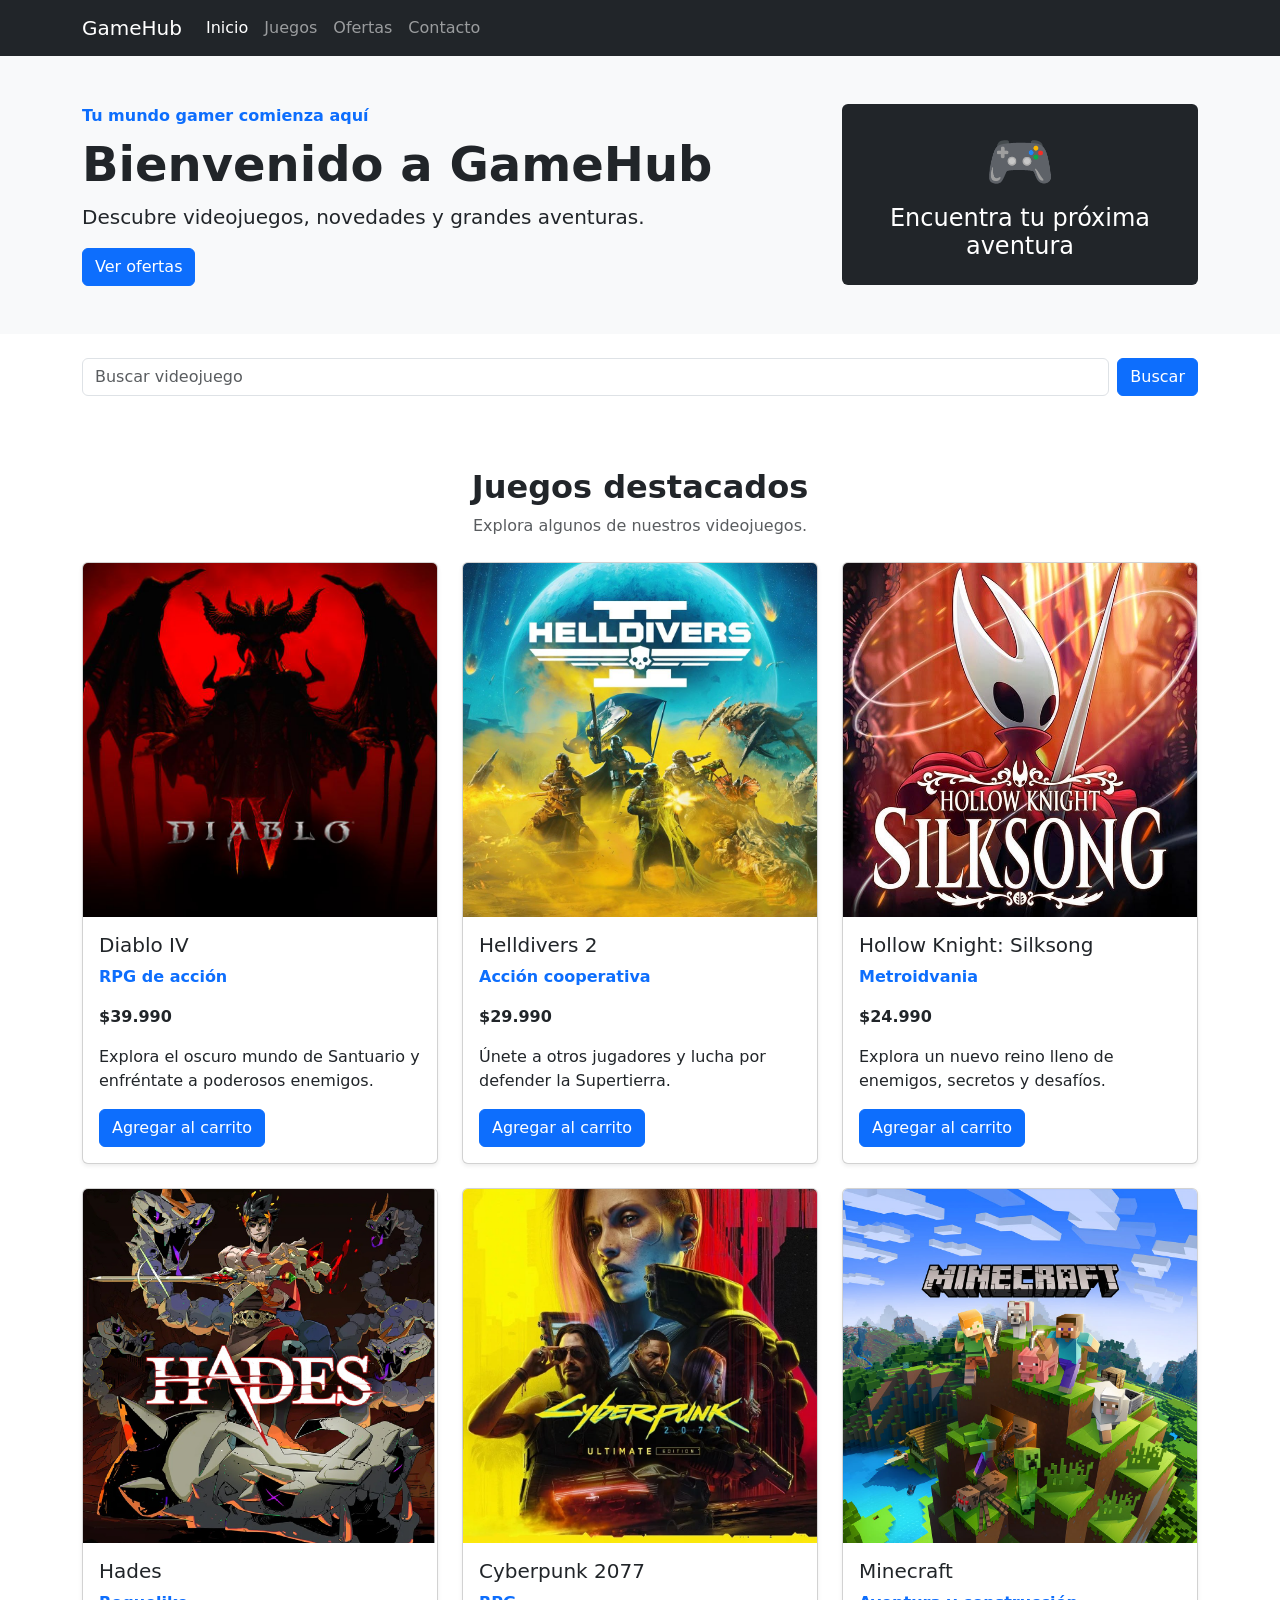
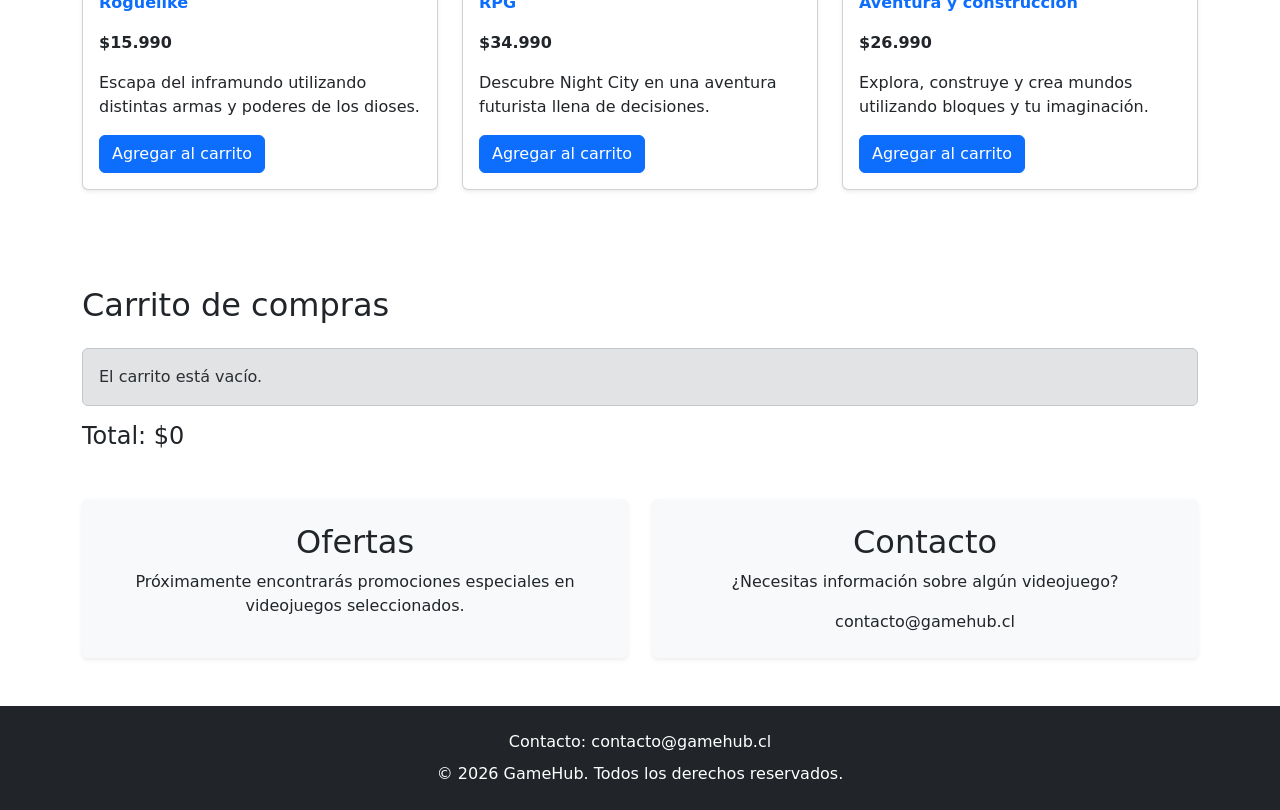
<file: index.html>
<!doctype html>
<html lang="es">
  <head>
    <meta charset="UTF-8" />
    <meta name="viewport" content="width=device-width, initial-scale=1.0" />

    <title>GameHub | Videojuegos</title>

    <!-- Bootstrap 5 -->
    <link
      href="https://cdn.jsdelivr.net/npm/bootstrap@5.3.8/dist/css/bootstrap.min.css"
      rel="stylesheet"
      integrity="sha384-sRIl4kxILFvY47J16cr9ZwB07vP4J8+LH7qKQnuqkuIAvNWLzeN8tE5YBujZqJLB"
      crossorigin="anonymous"
    />

    <!-- Estilo css -->
    <link rel="stylesheet" href="assets/css/style.css" />
  </head>

  <body>
    <!-- Barra de navegación -->
    <header>
      <nav class="navbar navbar-expand-lg navbar-dark bg-dark">
        <div class="container">
          <a class="navbar-brand" href="#"> GameHub </a>

          <button
            class="navbar-toggler"
            type="button"
            data-bs-toggle="collapse"
            data-bs-target="#navbarNav"
            aria-controls="navbarNav"
            aria-expanded="false"
            aria-label="Mostrar navegación"
          >
            <span class="navbar-toggler-icon"></span>
          </button>

          <div class="collapse navbar-collapse" id="navbarNav">
            <ul class="navbar-nav">
              <li class="nav-item">
                <a class="nav-link active" aria-current="page" href="#inicio">
                  Inicio
                </a>
              </li>

              <li class="nav-item">
                <a class="nav-link" href="#juegos" id="menu_juegos"> Juegos </a>
              </li>

              <li class="nav-item">
                <a class="nav-link" href="#ofertas" id="menu_ofertas">
                  Ofertas
                </a>
              </li>

              <li class="nav-item">
                <a class="nav-link" href="#contacto" id="menu_contacto">
                  Contacto
                </a>
              </li>
            </ul>
          </div>
        </div>
      </nav>
    </header>

    <main>
      <!-- Presentación -->
      <section id="inicio" class="bg-light py-5">
        <div class="container">
          <div class="row align-items-center">
            <div class="col-lg-8">
              <p class="text-primary fw-semibold mb-2">
                Tu mundo gamer comienza aquí
              </p>

              <h1 class="display-5 fw-bold">Bienvenido a GameHub</h1>

              <p class="lead" id="mensaje_principal">
                Descubre videojuegos, novedades y grandes aventuras.
              </p>

              <button class="btn btn-primary" id="boton_ofertas">
                Ver ofertas
              </button>
            </div>

            <div class="col-lg-4 mt-4 mt-lg-0">
              <div class="bg-dark text-white p-4 text-center rounded">
                <p class="display-4 mb-2">🎮</p>

                <p class="h4 mb-0">Encuentra tu próxima aventura</p>
              </div>
            </div>
          </div>
        </div>
      </section>

      <section class="container my-4">
        <form id="form-busqueda" class="d-flex gap-2">
          <input
            type="search"
            id="busqueda"
            class="form-control"
            placeholder="Buscar videojuego"
            aria-label="Buscar videojuego"
          />

          <button type="submit" class="btn btn-primary">Buscar</button>
        </form>
      </section>

      <!-- Catálogo de juegos -->
      <section id="juegos" class="py-5">
        <div class="container">
          <div class="text-center mb-4">
            <h2 class="fw-bold">Juegos destacados</h2>

            <p class="text-muted">Explora algunos de nuestros videojuegos.</p>
          </div>

          <div
            class="row row-cols-1 row-cols-md-2 row-cols-lg-3 g-4"
            id="lista_juegos"
          >
            <!-- Los juegos serán agregados con JavaScript -->
          </div>
        </div>
      </section>

      <section class="container my-5" id="seccion-carrito">
        <h2 class="mb-4">Carrito de compras</h2>

        <div id="carrito-vacio" class="alert alert-secondary">
          El carrito está vacío.
        </div>

        <div id="lista-carrito"></div>

        <div class="mt-3">
          <h4>
            Total:
            <span id="total-carrito">$0</span>
          </h4>
        </div>
      </section>

      <!-- Información adicional -->
      <section class="container my-5">
        <div class="row g-4">
          <div class="col-12 col-md-6">
            <div
              id="ofertas"
              class="bg-light rounded p-4 text-center h-100 shadow-sm"
            >
              <h2>Ofertas</h2>

              <p>
                Próximamente encontrarás promociones especiales en videojuegos
                seleccionados.
              </p>
            </div>
          </div>

          <div class="col-12 col-md-6">
            <div
              id="contacto"
              class="bg-light rounded p-4 text-center h-100 shadow-sm"
            >
              <h2>Contacto</h2>

              <p>¿Necesitas información sobre algún videojuego?</p>

              <p class="mb-0">contacto@gamehub.cl</p>
            </div>
          </div>
        </div>
      </section>
    </main>

    <!-- Pie de página -->
    <footer class="bg-dark text-white text-center py-4">
      <div class="container">
        <p class="mb-2">Contacto: contacto@gamehub.cl</p>

        <p class="mb-0">&copy; 2026 GameHub. Todos los derechos reservados.</p>
      </div>
    </footer>

    <!-- Bootstrap -->
    <script
      src="https://cdn.jsdelivr.net/npm/bootstrap@5.3.8/dist/js/bootstrap.bundle.min.js"
      integrity="sha384-FKyoEForCGlyvwx9Hj09JcYn3nv7wiPVlz7YYwJrWVcXK/BmnVDxM+D2scQbITxI"
      crossorigin="anonymous"
    ></script>

    <!-- JavaScript -->
    <script src="assets/js/scripts.js"></script>
  </body>
</html>
</file>
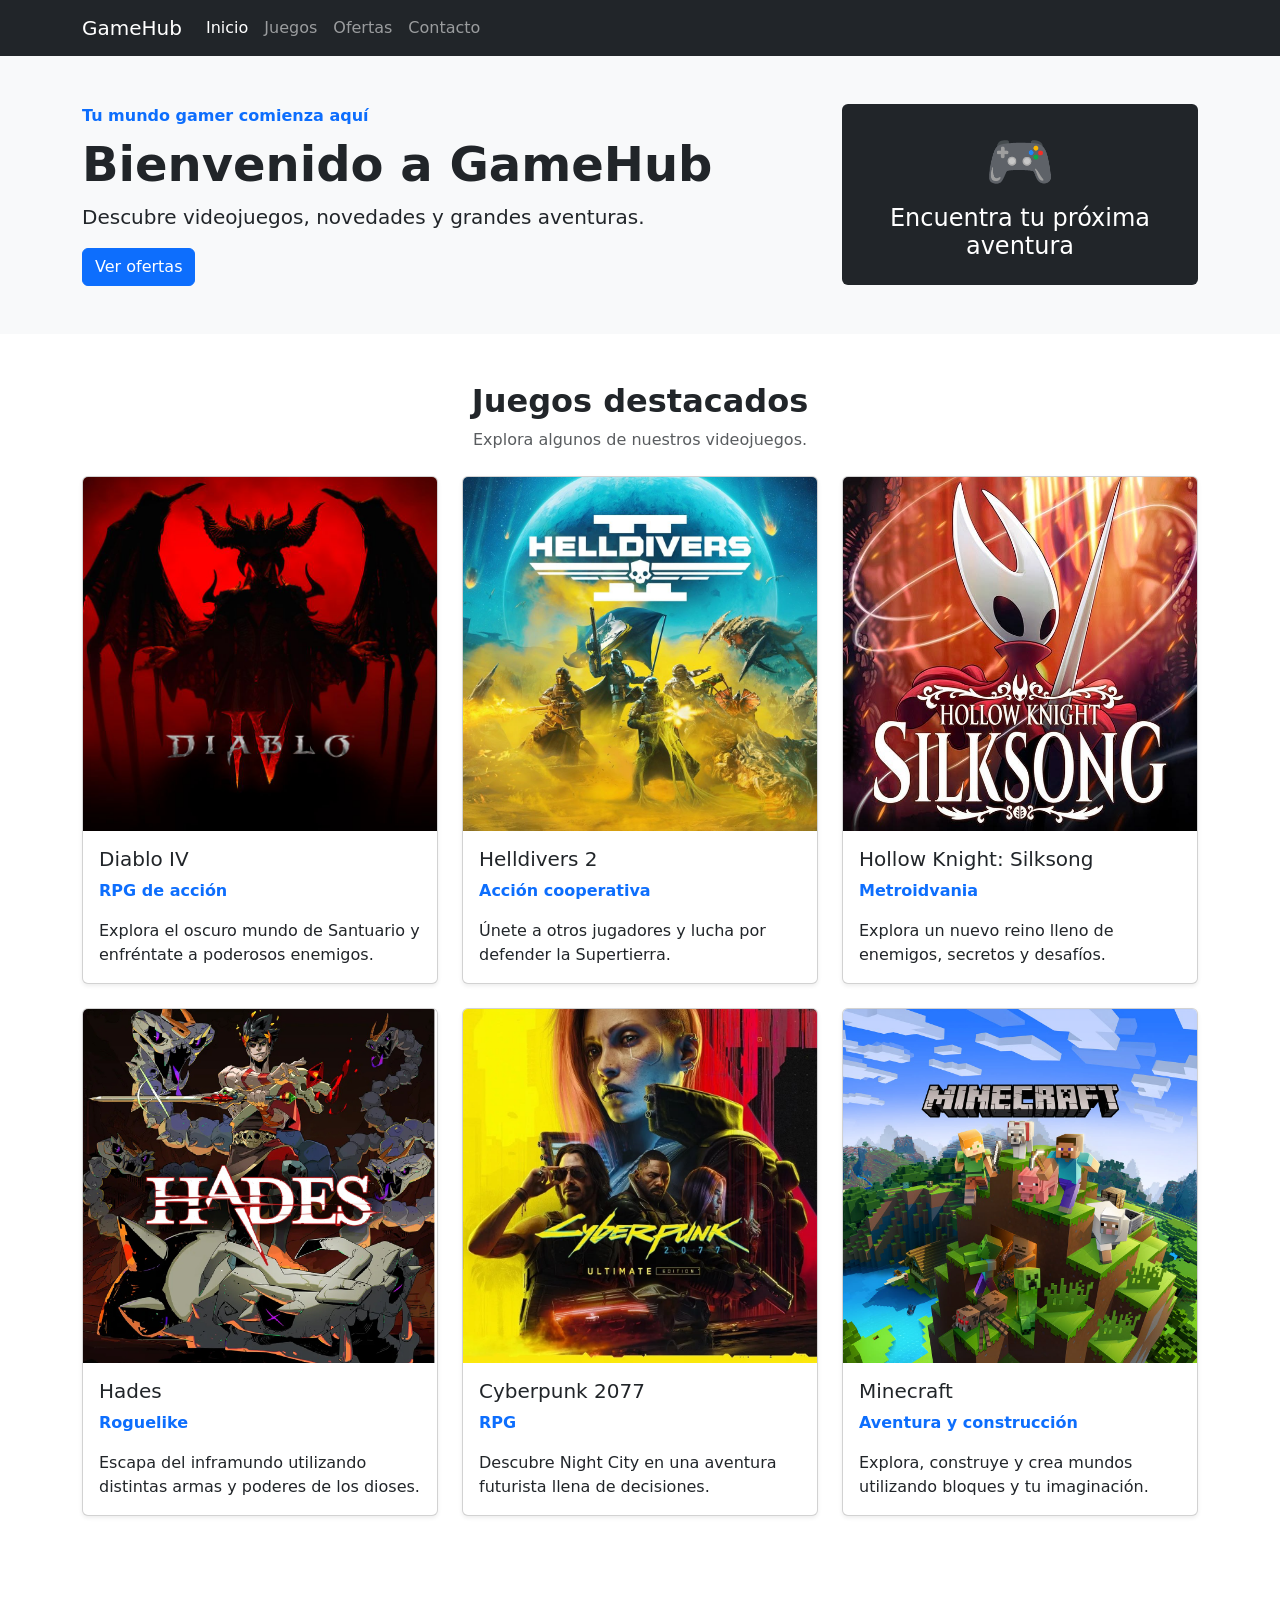
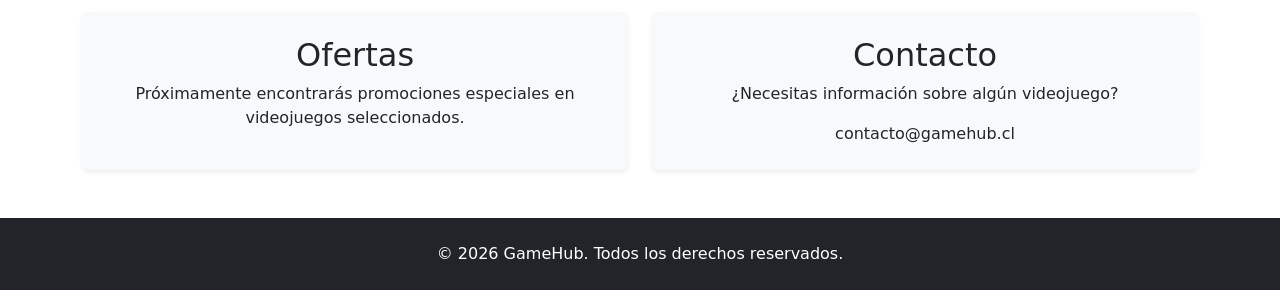
<file: 5. Actividad Formativa/index.html>
<!DOCTYPE html>
<html lang="es">

<head>
    <meta charset="UTF-8">
    <meta name="viewport" content="width=device-width, initial-scale=1.0">

    <title>GameHub | Videojuegos</title>

    <!-- Bootstrap 5 -->
    <link href="https://cdn.jsdelivr.net/npm/bootstrap@5.3.8/dist/css/bootstrap.min.css"
        rel="stylesheet"
        integrity="sha384-sRIl4kxILFvY47J16cr9ZwB07vP4J8+LH7qKQnuqkuIAvNWLzeN8tE5YBujZqJLB"
        crossorigin="anonymous">

    <!-- Estilo css -->
    <link rel="stylesheet" href="css/style.css">
</head>

<body>

    <!-- Barra de navegación -->
    <header>
        <nav class="navbar navbar-expand-lg navbar-dark bg-dark">
            <div class="container">

                <a class="navbar-brand" href="#">
                    GameHub
                </a>

                <button class="navbar-toggler"
                    type="button"
                    data-bs-toggle="collapse"
                    data-bs-target="#navbarNav"
                    aria-controls="navbarNav"
                    aria-expanded="false"
                    aria-label="Mostrar navegación">

                    <span class="navbar-toggler-icon"></span>

                </button>

                <div class="collapse navbar-collapse" id="navbarNav">

                    <ul class="navbar-nav">

                        <li class="nav-item">
                            <a class="nav-link active"
                                aria-current="page"
                                href="#inicio">
                                Inicio
                            </a>
                        </li>

                        <li class="nav-item">
                            <a class="nav-link"
                                href="#juegos"
                                id="menu_juegos">
                                Juegos
                            </a>
                        </li>

                        <li class="nav-item">
                            <a class="nav-link"
                                href="#ofertas"
                                id="menu_ofertas">
                                Ofertas
                            </a>
                        </li>

                        <li class="nav-item">
                            <a class="nav-link"
                                href="#contacto"
                                id="menu_contacto">
                                Contacto
                            </a>
                        </li>

                    </ul>

                </div>
            </div>
        </nav>
    </header>


    <main>

        <!-- Presentación -->
        <section id="inicio" class="bg-light py-5">

            <div class="container">

                <div class="row align-items-center">

                    <div class="col-lg-8">

                        <p class="text-primary fw-semibold mb-2">
                            Tu mundo gamer comienza aquí
                        </p>

                        <h1 class="display-5 fw-bold">
                            Bienvenido a GameHub
                        </h1>

                        <p class="lead" id="mensaje_principal">
                            Descubre videojuegos, novedades y grandes aventuras.
                        </p>

                        <button class="btn btn-primary"
                            id="boton_ofertas">
                            Ver ofertas
                        </button>

                    </div>

                    <div class="col-lg-4 mt-4 mt-lg-0">

                        <div class="bg-dark text-white p-4 text-center rounded">

                            <p class="display-4 mb-2">
                                🎮
                            </p>

                            <p class="h4 mb-0">
                                Encuentra tu próxima aventura
                            </p>

                        </div>

                    </div>

                </div>

            </div>

        </section>


        <!-- Catálogo de juegos -->
        <section id="juegos" class="py-5">

            <div class="container">

                <div class="text-center mb-4">

                    <h2 class="fw-bold">
                        Juegos destacados
                    </h2>

                    <p class="text-muted">
                        Explora algunos de nuestros videojuegos.
                    </p>

                </div>

                <div class="row row-cols-1 row-cols-md-2 row-cols-lg-3 g-4"
                    id="lista_juegos">

                    <!-- Los juegos serán agregados con JavaScript -->

                </div>

            </div>

        </section>


        <!-- Información adicional -->
        <section class="container my-5">

            <div class="row g-4">

                <div class="col-12 col-md-6">

                    <div id="ofertas"
                        class="bg-light rounded p-4 text-center h-100 shadow-sm">

                        <h2>
                            Ofertas
                        </h2>

                        <p>
                            Próximamente encontrarás promociones especiales
                            en videojuegos seleccionados.
                        </p>

                    </div>

                </div>


                <div class="col-12 col-md-6">

                    <div id="contacto"
                        class="bg-light rounded p-4 text-center h-100 shadow-sm">

                        <h2>
                            Contacto
                        </h2>

                        <p>
                            ¿Necesitas información sobre algún videojuego?
                        </p>

                        <p class="mb-0">
                            contacto@gamehub.cl
                        </p>

                    </div>

                </div>

            </div>

        </section>

    </main>


    <!-- Pie de página -->
    <footer class="bg-dark text-white text-center py-4">

        <div class="container">

            <p class="mb-0">
                &copy; 2026 GameHub. Todos los derechos reservados.
            </p>

        </div>

    </footer>


    <!-- Bootstrap -->
    <script src="https://cdn.jsdelivr.net/npm/bootstrap@5.3.8/dist/js/bootstrap.bundle.min.js"
        integrity="sha384-FKyoEForCGlyvwx9Hj09JcYn3nv7wiPVlz7YYwJrWVcXK/BmnVDxM+D2scQbITxI"
        crossorigin="anonymous">
    </script>

    <!-- JavaScript --> 
    <script src="js/scripts.js"></script>

</body>

</html>
</file>
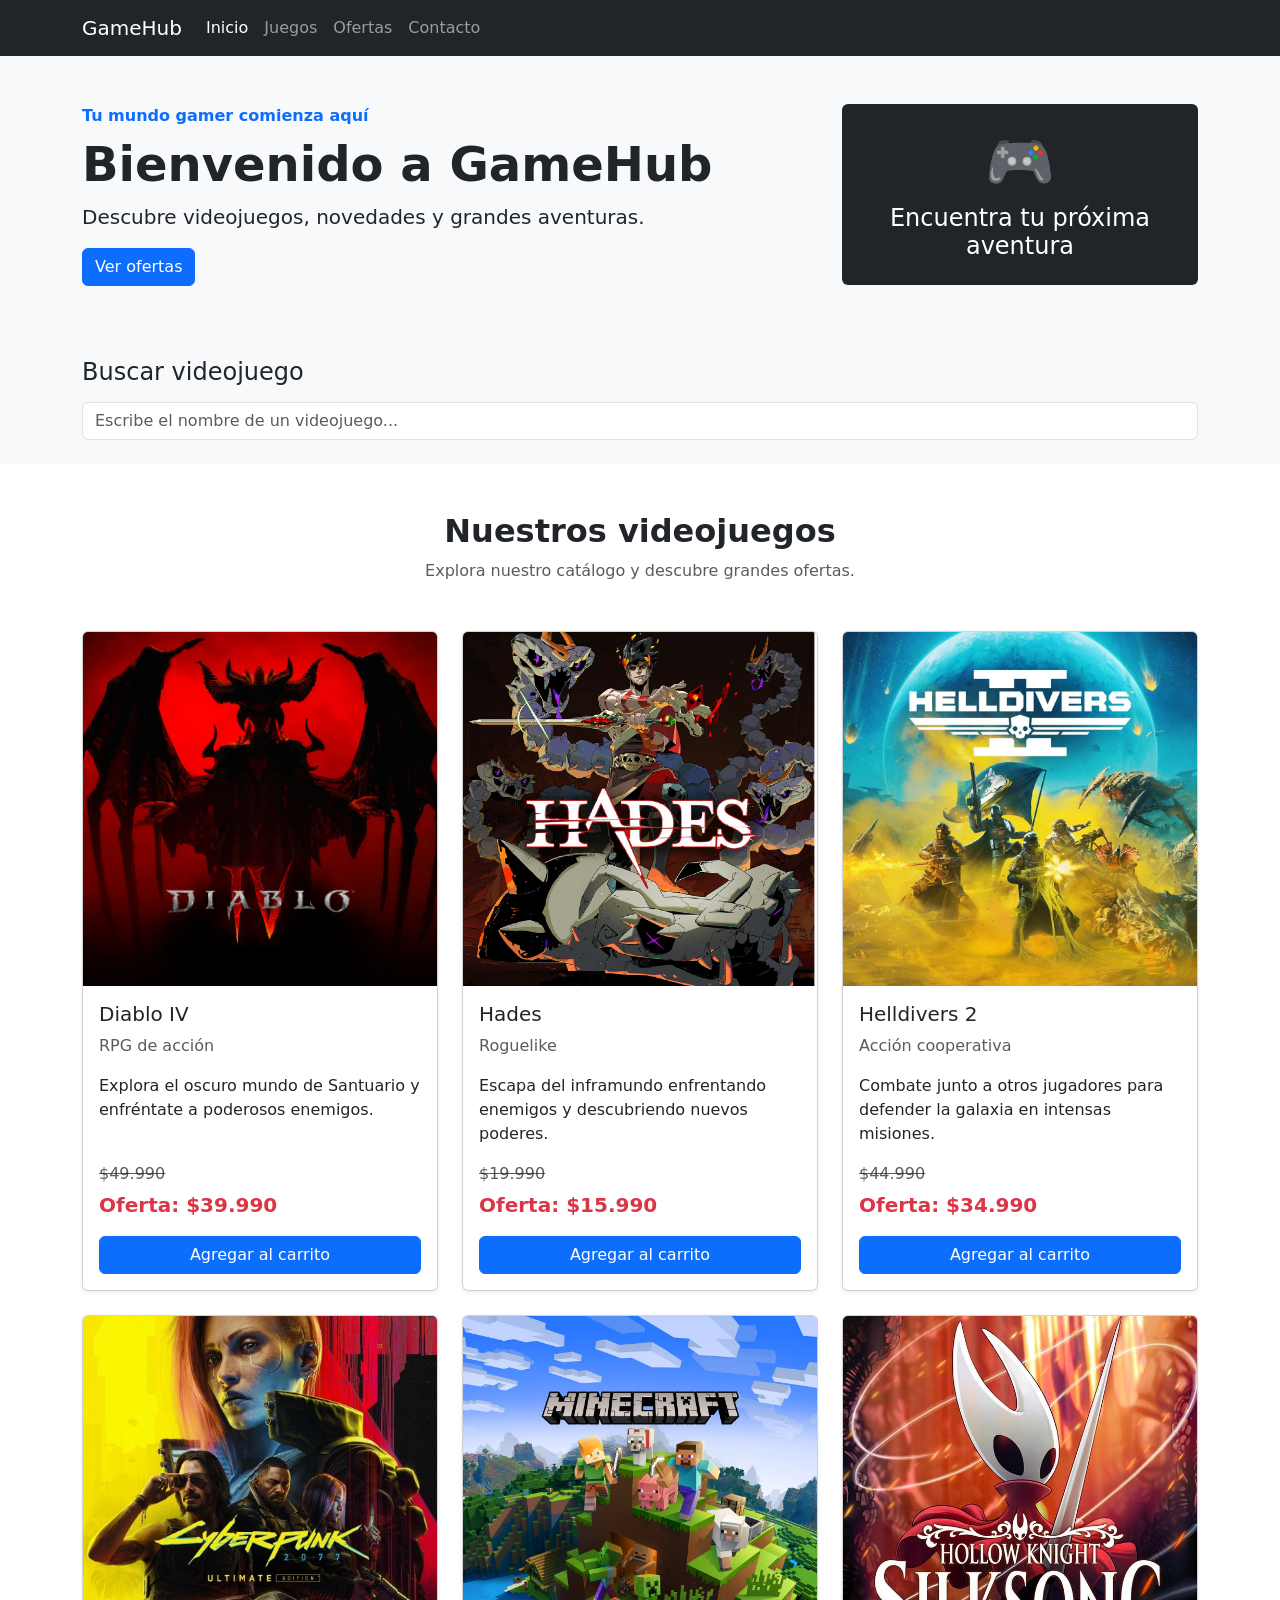
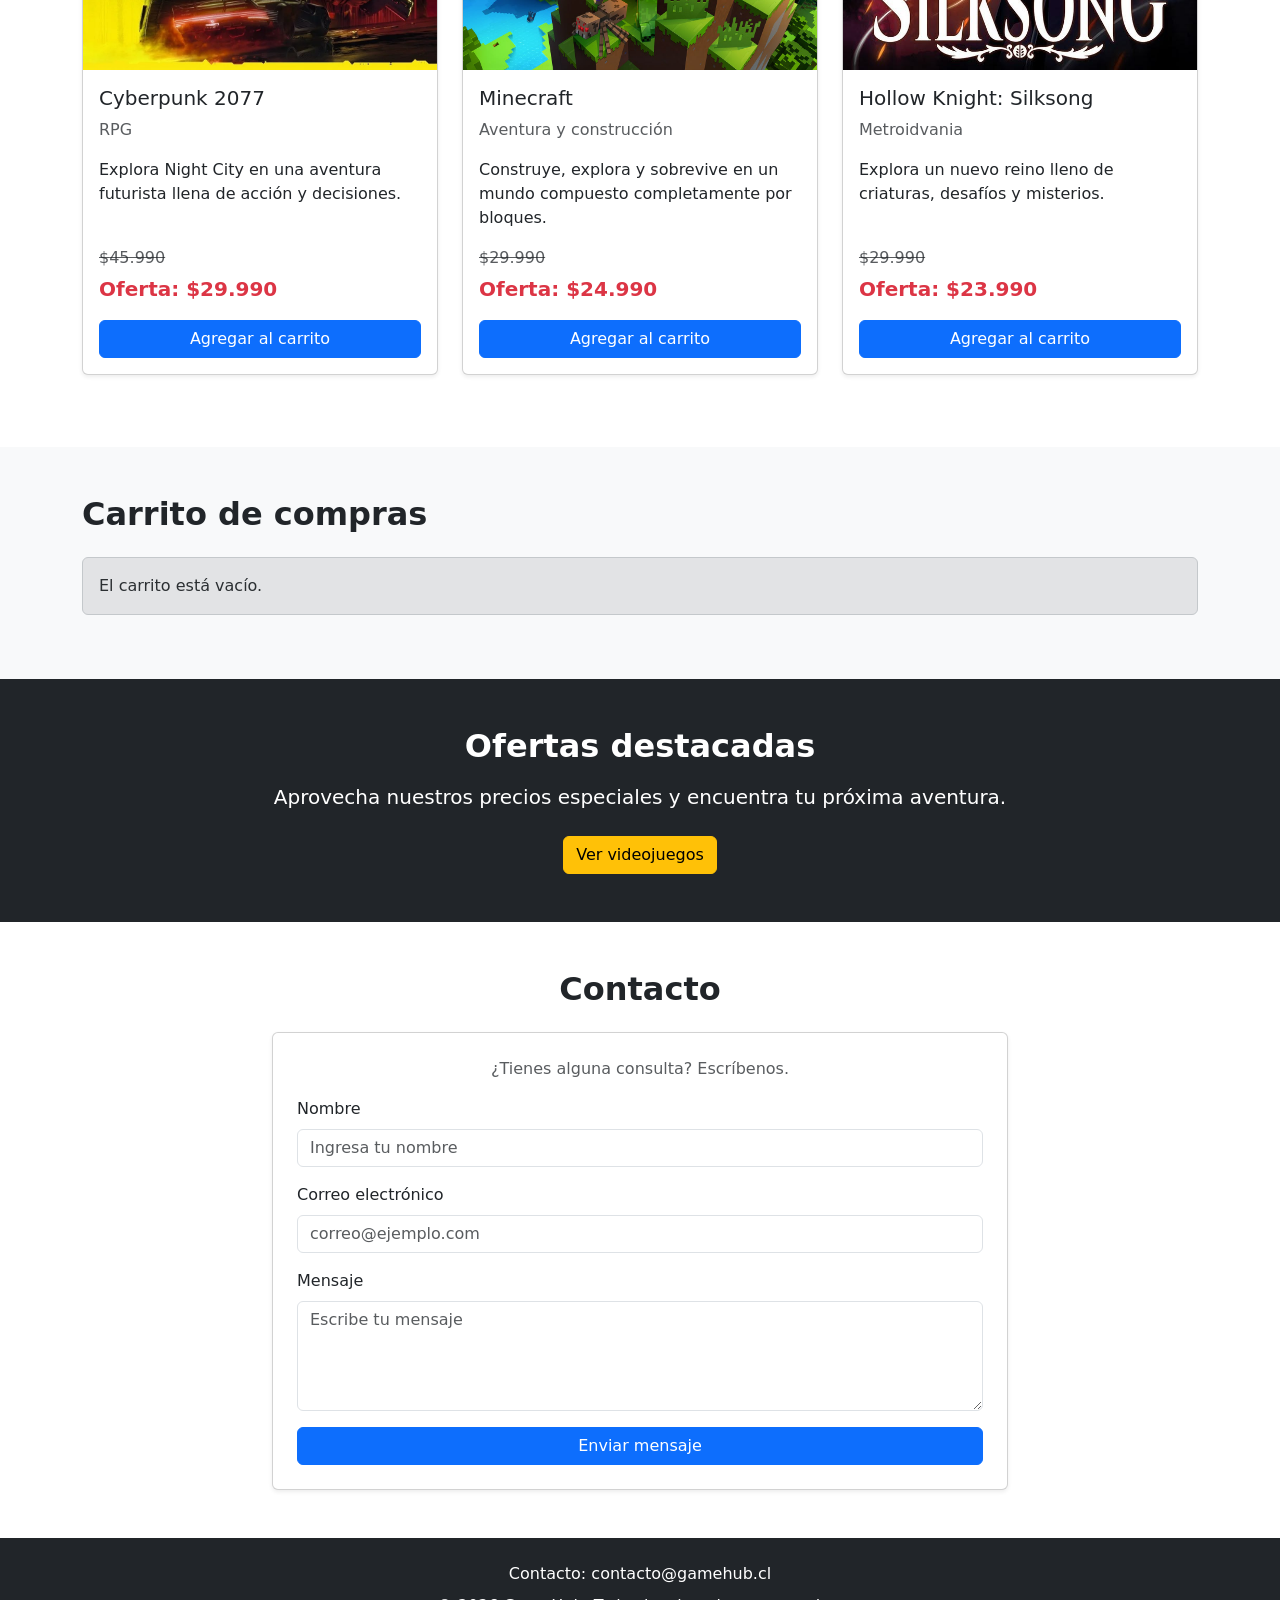
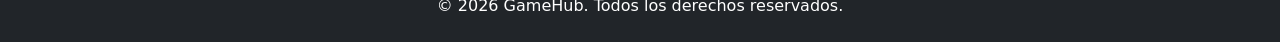
<file: 7 Actividad Formativa/index.html>
<!doctype html>
<html lang="en">
  <head>
    <meta charset="UTF-8" />
    <link rel="icon" type="image/svg+xml" href="./favicon.svg" />
    <meta name="viewport" content="width=device-width, initial-scale=1.0" />
    <title>gamehub-react</title>
    <script type="module" crossorigin src="./assets/index-DZXBEoTa.js"></script>
    <link rel="stylesheet" crossorigin href="./assets/index-vSnzNsKt.css">
  </head>
  <body>
    <div id="root"></div>
  </body>
</html>
</file>
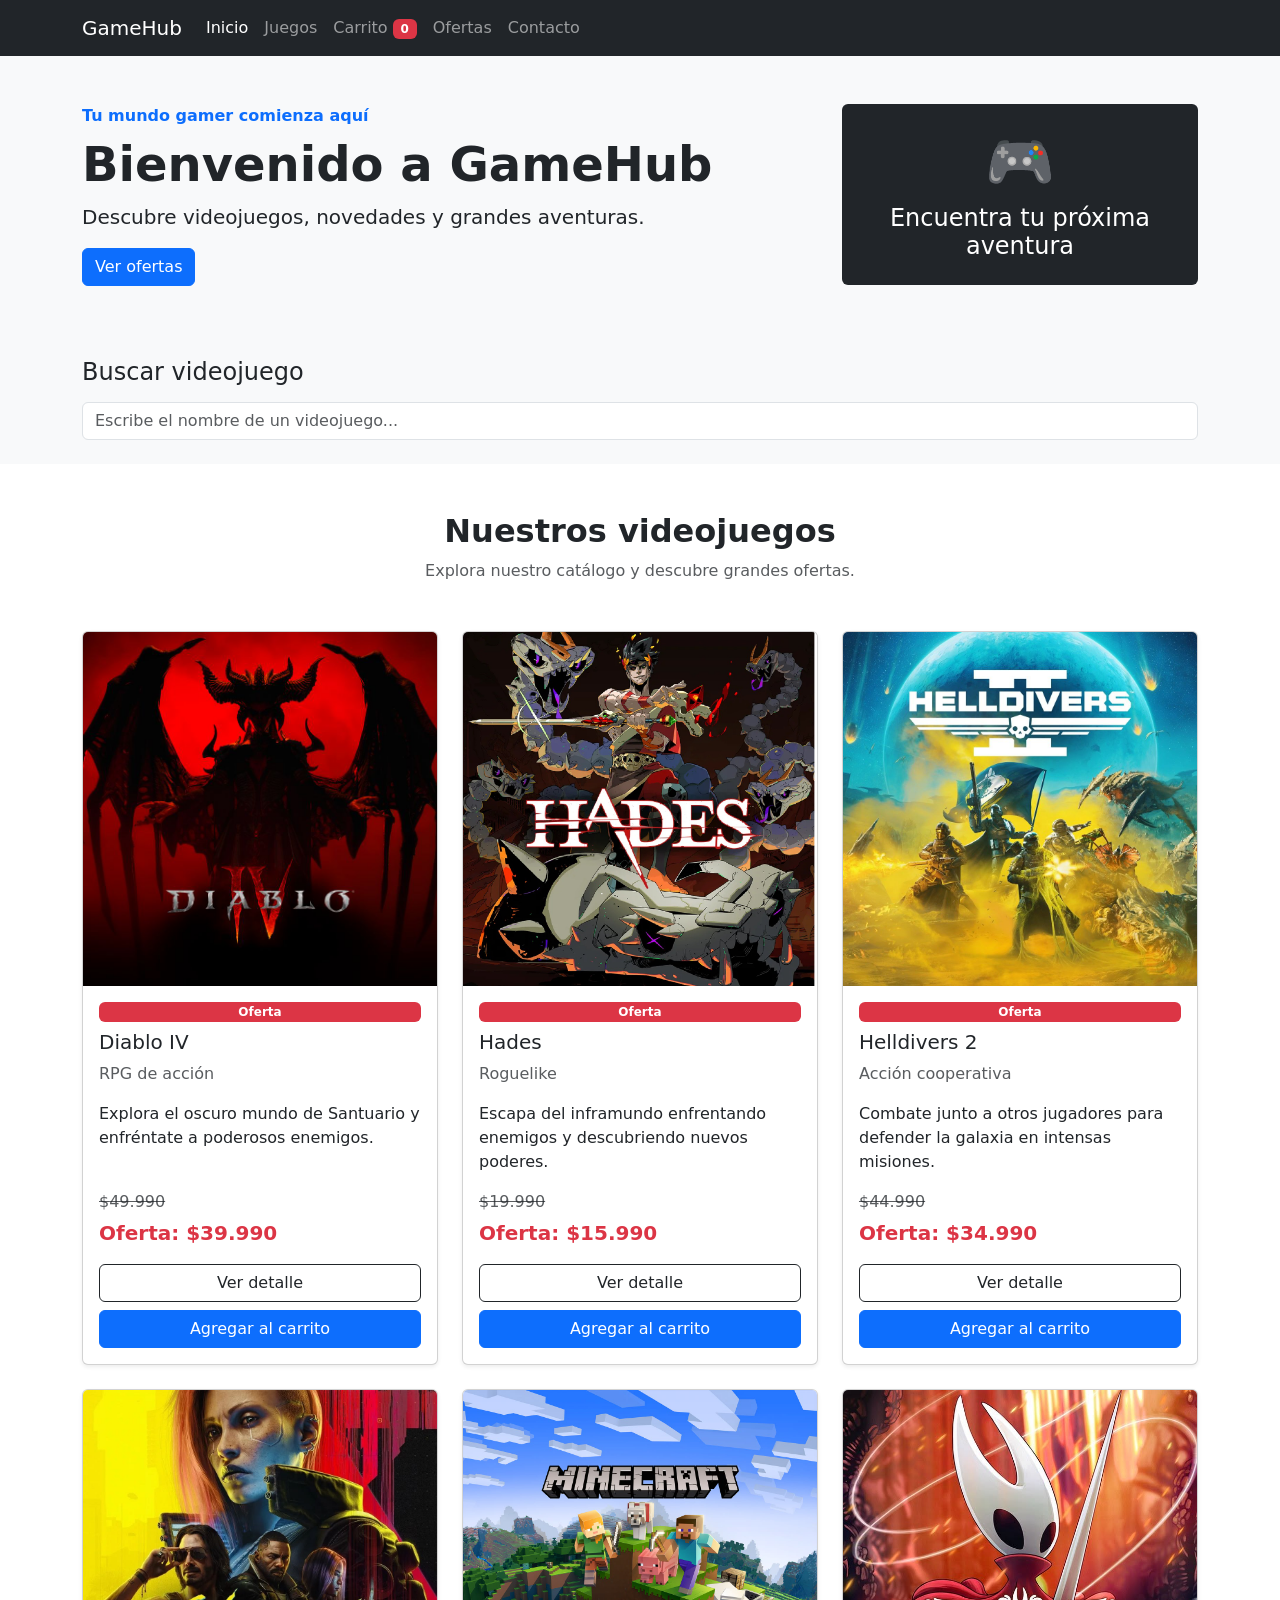
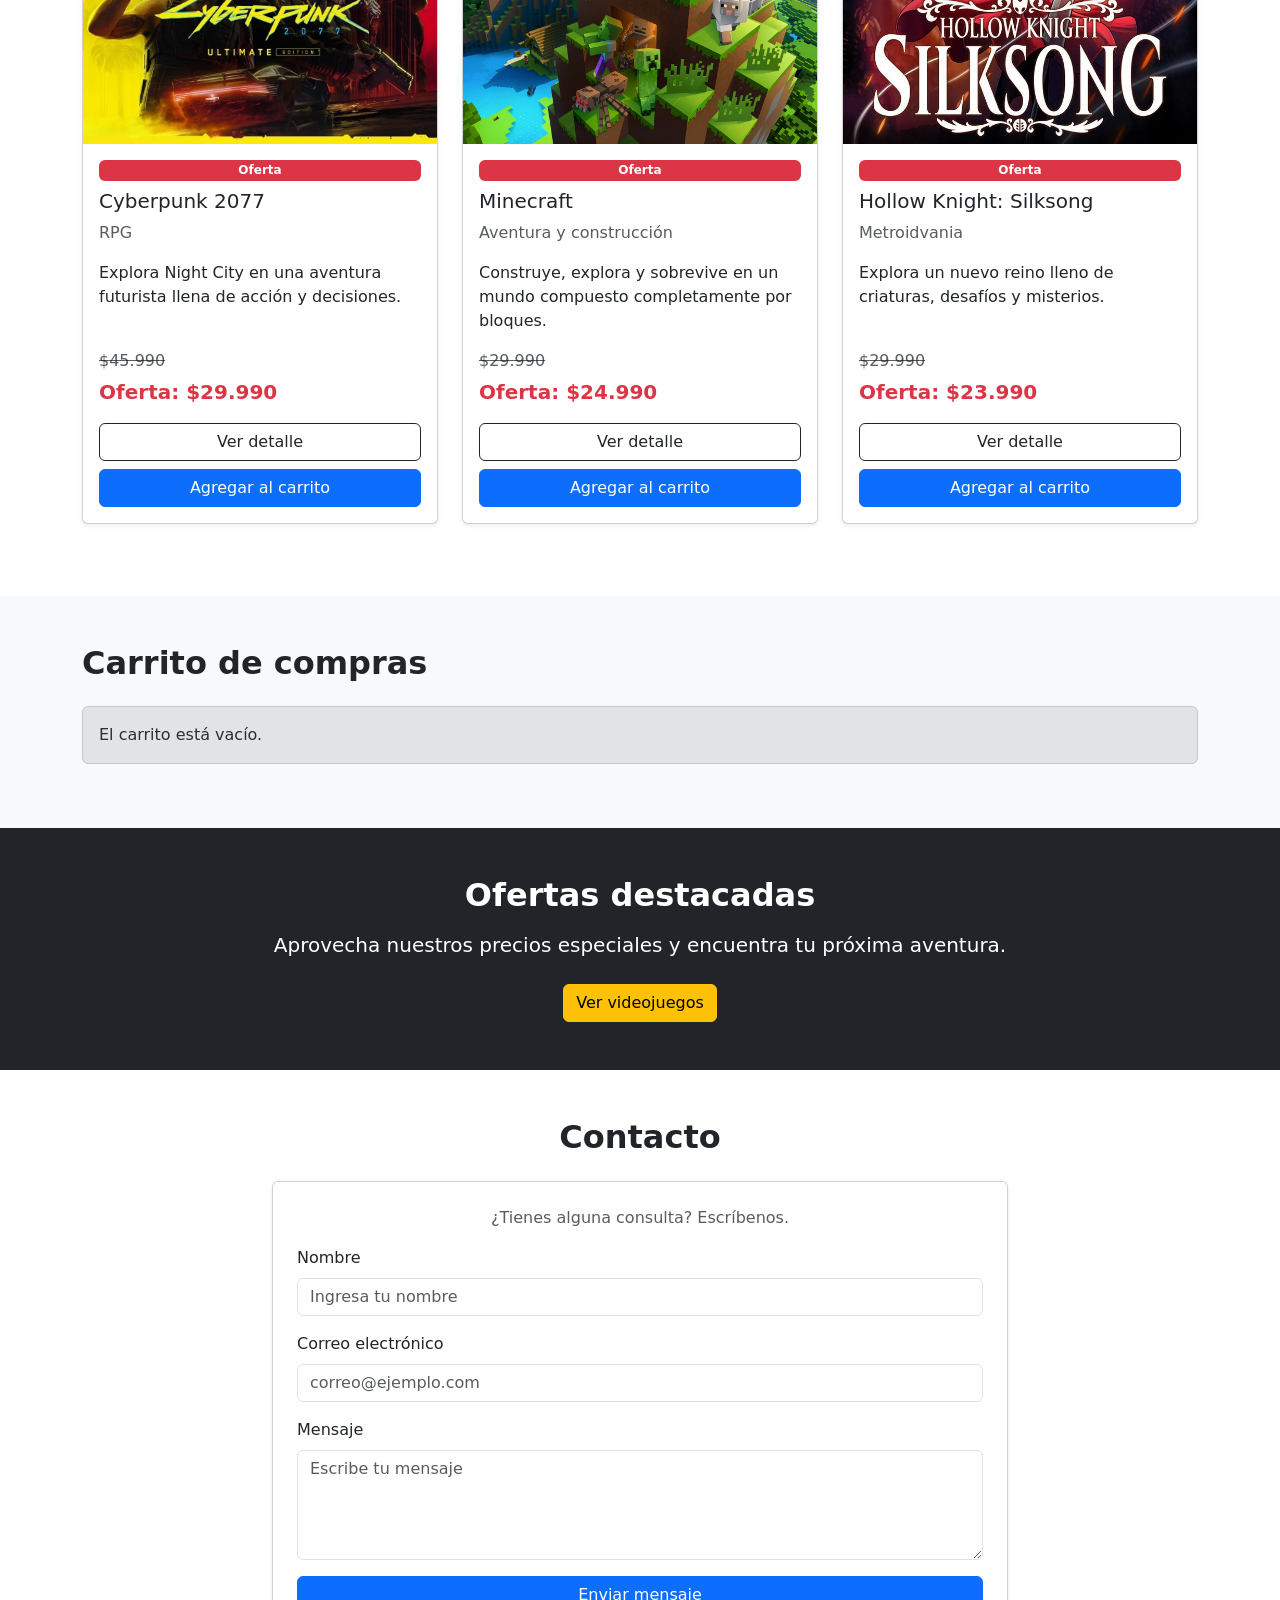
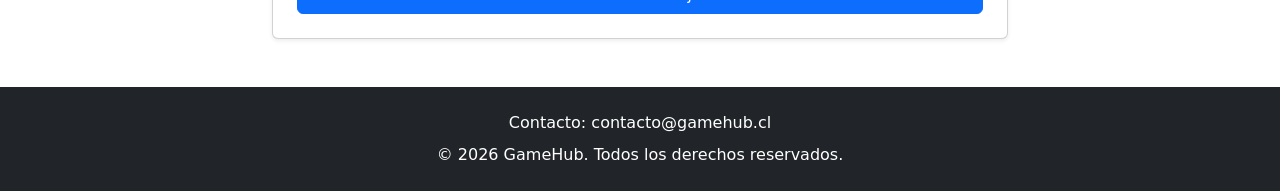
<file: 8. Actividad Sumativa/index.html>
<!doctype html>
<html lang="en">
  <head>
    <meta charset="UTF-8" />
    <link rel="icon" type="image/svg+xml" href="./favicon.svg" />
    <meta name="viewport" content="width=device-width, initial-scale=1.0" />
    <title>gamehub-react</title>
    <script type="module" crossorigin src="./assets/index-BzvMMR4u.js"></script>
    <link rel="stylesheet" crossorigin href="./assets/index-vSnzNsKt.css">
  </head>
  <body>
    <div id="root"></div>
  </body>
</html>
</file>
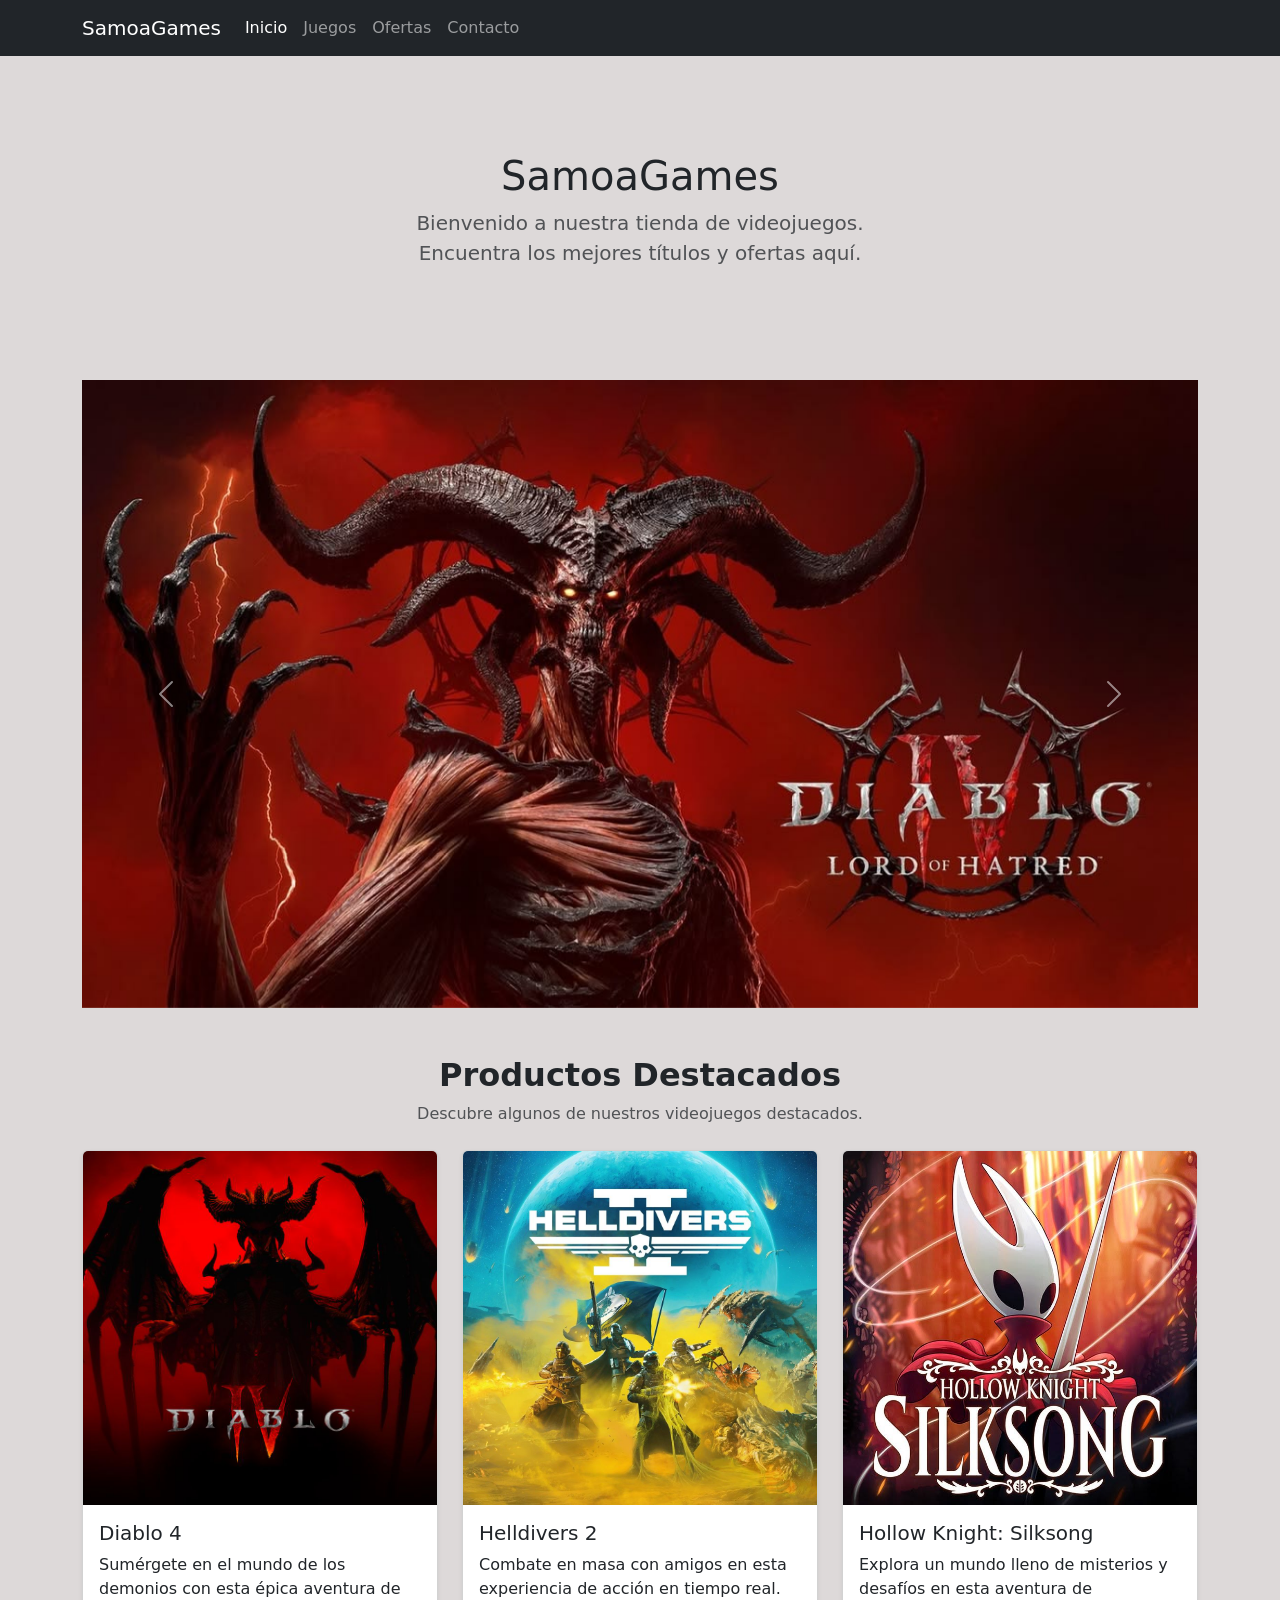
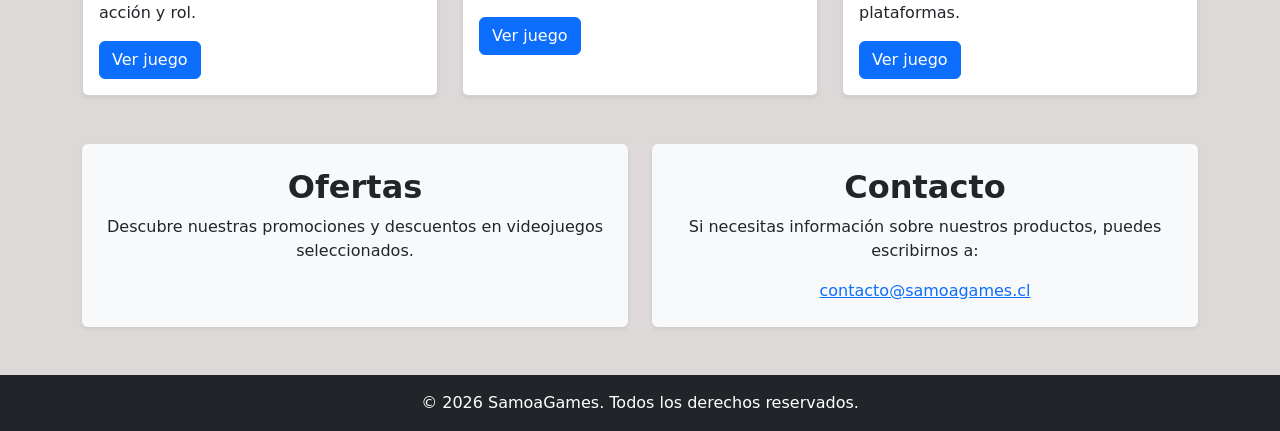
<file: 4. Actividad Formativa/formativa3/Exp2_S4_Johan_Romanque.html>
<!DOCTYPE html>
<html lang="es">

<head>
    <meta charset="UTF-8">
    <meta name="viewport" content="width=device-width, initial-scale=1.0">
    <title>SamoaGames - Tienda de Videojuegos</title>
    <!-- Bootstrap 5 -->
    <link href="https://cdn.jsdelivr.net/npm/bootstrap@5.3.8/dist/css/bootstrap.min.css" rel="stylesheet"
        integrity="sha384-sRIl4kxILFvY47J16cr9ZwB07vP4J8+LH7qKQnuqkuIAvNWLzeN8tE5YBujZqJLB" crossorigin="anonymous">
    <!-- Estilos personalizados -->
    <style>
        body {
            background-color: #DDD9D9;
        }
    </style>
</head>

<body>
    <!-- Barra de navegación -->
    <header id="inicio">
        <nav class="navbar navbar-expand-md navbar-dark bg-dark">
            <div class="container">
                <a class="navbar-brand" href="#inicio">
                    SamoaGames
                </a>
                <button class="navbar-toggler" type="button" data-bs-toggle="collapse" data-bs-target="#navbarNav"
                    aria-controls="navbarNav" aria-expanded="false" aria-label="Mostrar navegación">
                    <span class="navbar-toggler-icon"></span>
                </button>
                <div class="collapse navbar-collapse" id="navbarNav">
                    <ul class="navbar-nav">
                        <li class="nav-item">
                            <a class="nav-link active" aria-current="page" href="#inicio">
                                Inicio
                            </a>
                        </li>
                        <li class="nav-item">
                            <a class="nav-link" href="#juegos">
                                Juegos
                            </a>
                        </li>
                        <li class="nav-item">
                            <a class="nav-link" href="#ofertas">
                                Ofertas
                            </a>
                        </li>
                        <li class="nav-item">
                            <a class="nav-link" href="#contacto">
                                Contacto
                            </a>
                        </li>
                    </ul>
                </div>
            </div>
        </nav>
    </header>

    <main>
        <!-- Presentación -->
        <section class="py-5 text-center">
            <div class="container">
                <div class="row py-lg-5">
                    <div class="col-lg-6 col-md-8 mx-auto">
                        <h1 class="fw-light">
                            SamoaGames
                        </h1>
                        <p class="lead text-body-secondary">
                            Bienvenido a nuestra tienda de videojuegos.
                            Encuentra los mejores títulos y ofertas aquí.
                        </p>
                    </div>
                </div>
            </div>
        </section>

        <!-- Carrusel -->
        <section class="container mb-5">
            <div id="carouselJuegos" class="carousel slide" data-bs-ride="carousel" data-bs-interval="3000">
                <div class="carousel-inner">
                    <!-- Diablo 4 -->
                    <div class="carousel-item active">
                        <img src="imagenes/diablo4-carrusel.jpg" class="d-block w-100" alt="Diablo 4">
                    </div>
                    <!-- Helldivers 2 -->
                    <div class="carousel-item">
                        <img src="imagenes/helldivers2-carrusel.jpg" class="d-block w-100" alt="Helldivers 2">
                    </div>
                    <!-- Hollow Knight Silksong -->
                    <div class="carousel-item">
                        <img src="imagenes/silksong-carrusel.jpg" class="d-block w-100" alt="Hollow Knight Silksong">
                    </div>
                </div>

                <!-- Botón anterior -->
                <button class="carousel-control-prev" type="button" data-bs-target="#carouselJuegos"
                    data-bs-slide="prev">
                    <span class="carousel-control-prev-icon" aria-hidden="true">
                    </span>
                    <span class="visually-hidden">
                        Anterior
                    </span>
                </button>

                <!-- Botón siguiente -->
                <button class="carousel-control-next" type="button" data-bs-target="#carouselJuegos"
                    data-bs-slide="next">
                    <span class="carousel-control-next-icon" aria-hidden="true">
                    </span>
                    <span class="visually-hidden">
                        Siguiente
                    </span>
                </button>
            </div>
        </section>

        <!-- Productos destacados -->
        <section id="juegos" class="container my-5">
            <div class="text-center mb-4">
                <h2 class="fw-bold">
                    Productos Destacados
                </h2>
                <p class="text-muted">
                    Descubre algunos de nuestros videojuegos destacados.
                </p>
            </div>

            <!-- Grid Bootstrap -->
            <div class="row row-cols-1 row-cols-md-2 row-cols-lg-3 g-4">
                <!-- Diablo 4 -->
                <article class="col">
                    <div class="card h-100 shadow-sm">
                        <img src="imagenes/diablo4.jpg" class="card-img-top" alt="Diablo 4">
                        <div class="card-body">
                            <h5 class="card-title">
                                Diablo 4
                            </h5>
                            <p class="card-text">
                                Sumérgete en el mundo de los demonios
                                con esta épica aventura de acción y rol.
                            </p>
                            <a href="#" class="btn btn-primary">
                                Ver juego
                            </a>
                        </div>
                    </div>
                </article>

                <!-- Helldivers 2 -->
                <article class="col">
                    <div class="card h-100 shadow-sm">
                        <img src="imagenes/helldivers2.jpg" class="card-img-top" alt="Helldivers 2">
                        <div class="card-body">
                            <h5 class="card-title">
                                Helldivers 2
                            </h5>
                            <p class="card-text">
                                Combate en masa con amigos en esta
                                experiencia de acción en tiempo real.
                            </p>
                            <a href="#" class="btn btn-primary">
                                Ver juego
                            </a>
                        </div>
                    </div>
                </article>

                <!-- Hollow Knight Silksong -->
                <article class="col">
                    <div class="card h-100 shadow-sm">
                        <img src="imagenes/silksong.jpg" class="card-img-top" alt="Hollow Knight Silksong">
                        <div class="card-body">
                            <h5 class="card-title">
                                Hollow Knight: Silksong
                            </h5>
                            <p class="card-text">
                                Explora un mundo lleno de misterios
                                y desafíos en esta aventura de plataformas.
                            </p>
                            <a href="#" class="btn btn-primary">
                                Ver juego
                            </a>
                        </div>
                    </div>
                </article>
            </div>
        </section>

        <!-- Ofertas y Contacto -->
        <section class="container my-5">
            <div class="row g-4">
                <!-- Ofertas -->
                <div class="col-12 col-lg-6">
                    <section id="ofertas" class="bg-light rounded p-4 text-center h-100 shadow-sm">
                        <h2 class="fw-bold">
                            Ofertas
                        </h2>
                        <p class="mb-0">
                            Descubre nuestras promociones y descuentos
                            en videojuegos seleccionados.
                        </p>
                    </section>
                </div>

                <!-- Contacto -->
                <div class="col-12 col-lg-6">
                    <section id="contacto" class="bg-light rounded p-4 text-center h-100 shadow-sm">
                        <h2 class="fw-bold">
                            Contacto
                        </h2>
                        <p>
                            Si necesitas información sobre nuestros productos,
                            puedes escribirnos a:
                        </p>
                        <p class="mb-0">
                            <a href="mailto:contacto@samoagames.cl">
                                contacto@samoagames.cl
                            </a>
                        </p>
                    </section>
                </div>
            </div>
        </section>
    </main>

    <!-- Pie de página -->
    <footer class="bg-dark text-white py-3">
        <div class="container text-center">
            <p class="mb-0">
                &copy; 2026 SamoaGames. Todos los derechos reservados.
            </p>
        </div>
    </footer>

    <!-- Bootstrap JavaScript -->
    <script src="https://cdn.jsdelivr.net/npm/bootstrap@5.3.8/dist/js/bootstrap.bundle.min.js"
        integrity="sha384-FKyoEForCGlyvwx9Hj09JcYn3nv7wiPVlz7YYwJrWVcXK/BmnVDxM+D2scQbITxI" crossorigin="anonymous">
        </script>

</body>
</html>
</file>
<file: assets/css/style.css>
/* Suaviza los cambios visuales de las tarjetas */
.card {
    transition: transform 0.3s ease;
}


/* Efecto visual al pasar el mouse */
.card:hover {
    transform: translateY(-5px);
}
</file>
<file: 5. Actividad Formativa/css/style.css>
/* Suaviza los cambios visuales de las tarjetas */
.card {
    transition: transform 0.3s ease;
}


/* Efecto visual al pasar el mouse */
.card:hover {
    transform: translateY(-5px);
}
</file>
<file: 7 Actividad Formativa/assets/index-vSnzNsKt.css>
:root,[data-bs-theme=light]{--bs-blue:#0d6efd;--bs-indigo:#6610f2;--bs-purple:#6f42c1;--bs-pink:#d63384;--bs-red:#dc3545;--bs-orange:#fd7e14;--bs-yellow:#ffc107;--bs-green:#198754;--bs-teal:#20c997;--bs-cyan:#0dcaf0;--bs-black:#000;--bs-white:#fff;--bs-gray:#6c757d;--bs-gray-dark:#343a40;--bs-gray-100:#f8f9fa;--bs-gray-200:#e9ecef;--bs-gray-300:#dee2e6;--bs-gray-400:#ced4da;--bs-gray-500:#adb5bd;--bs-gray-600:#6c757d;--bs-gray-700:#495057;--bs-gray-800:#343a40;--bs-gray-900:#212529;--bs-primary:#0d6efd;--bs-secondary:#6c757d;--bs-success:#198754;--bs-info:#0dcaf0;--bs-warning:#ffc107;--bs-danger:#dc3545;--bs-light:#f8f9fa;--bs-dark:#212529;--bs-primary-rgb:13,110,253;--bs-secondary-rgb:108,117,125;--bs-success-rgb:25,135,84;--bs-info-rgb:13,202,240;--bs-warning-rgb:255,193,7;--bs-danger-rgb:220,53,69;--bs-light-rgb:248,249,250;--bs-dark-rgb:33,37,41;--bs-primary-text-emphasis:#052c65;--bs-secondary-text-emphasis:#2b2f32;--bs-success-text-emphasis:#0a3622;--bs-info-text-emphasis:#055160;--bs-warning-text-emphasis:#664d03;--bs-danger-text-emphasis:#58151c;--bs-light-text-emphasis:#495057;--bs-dark-text-emphasis:#495057;--bs-primary-bg-subtle:#cfe2ff;--bs-secondary-bg-subtle:#e2e3e5;--bs-success-bg-subtle:#d1e7dd;--bs-info-bg-subtle:#cff4fc;--bs-warning-bg-subtle:#fff3cd;--bs-danger-bg-subtle:#f8d7da;--bs-light-bg-subtle:#fcfcfd;--bs-dark-bg-subtle:#ced4da;--bs-primary-border-subtle:#9ec5fe;--bs-secondary-border-subtle:#c4c8cb;--bs-success-border-subtle:#a3cfbb;--bs-info-border-subtle:#9eeaf9;--bs-warning-border-subtle:#ffe69c;--bs-danger-border-subtle:#f1aeb5;--bs-light-border-subtle:#e9ecef;--bs-dark-border-subtle:#adb5bd;--bs-white-rgb:255,255,255;--bs-black-rgb:0,0,0;--bs-font-sans-serif:system-ui,-apple-system,"Segoe UI",Roboto,"Helvetica Neue","Noto Sans","Liberation Sans",Arial,sans-serif,"Apple Color Emoji","Segoe UI Emoji","Segoe UI Symbol","Noto Color Emoji";--bs-font-monospace:SFMono-Regular,Menlo,Monaco,Consolas,"Liberation Mono","Courier New",monospace;--bs-gradient:linear-gradient(180deg, #ffffff26, #fff0);--bs-body-font-family:var(--bs-font-sans-serif);--bs-body-font-size:1rem;--bs-body-font-weight:400;--bs-body-line-height:1.5;--bs-body-color:#212529;--bs-body-color-rgb:33,37,41;--bs-body-bg:#fff;--bs-body-bg-rgb:255,255,255;--bs-emphasis-color:#000;--bs-emphasis-color-rgb:0,0,0;--bs-secondary-color:#212529bf;--bs-secondary-color-rgb:33,37,41;--bs-secondary-bg:#e9ecef;--bs-secondary-bg-rgb:233,236,239;--bs-tertiary-color:#21252980;--bs-tertiary-color-rgb:33,37,41;--bs-tertiary-bg:#f8f9fa;--bs-tertiary-bg-rgb:248,249,250;--bs-heading-color:inherit;--bs-link-color:#0d6efd;--bs-link-color-rgb:13,110,253;--bs-link-decoration:underline;--bs-link-hover-color:#0a58ca;--bs-link-hover-color-rgb:10,88,202;--bs-code-color:#d63384;--bs-highlight-color:#212529;--bs-highlight-bg:#fff3cd;--bs-border-width:1px;--bs-border-style:solid;--bs-border-color:#dee2e6;--bs-border-color-translucent:#0000002d;--bs-border-radius:.375rem;--bs-border-radius-sm:.25rem;--bs-border-radius-lg:.5rem;--bs-border-radius-xl:1rem;--bs-border-radius-xxl:2rem;--bs-border-radius-2xl:var(--bs-border-radius-xxl);--bs-border-radius-pill:50rem;--bs-box-shadow:0 .5rem 1rem #00000026;--bs-box-shadow-sm:0 .125rem .25rem #00000013;--bs-box-shadow-lg:0 1rem 3rem #0000002d;--bs-box-shadow-inset:inset 0 1px 2px #00000013;--bs-focus-ring-width:.25rem;--bs-focus-ring-opacity:.25;--bs-focus-ring-color:#0d6efd40;--bs-form-valid-color:#198754;--bs-form-valid-border-color:#198754;--bs-form-invalid-color:#dc3545;--bs-form-invalid-border-color:#dc3545}[data-bs-theme=dark]{--lightningcss-light: ;--lightningcss-dark:initial;color-scheme:dark;--bs-body-color:#dee2e6;--bs-body-color-rgb:222,226,230;--bs-body-bg:#212529;--bs-body-bg-rgb:33,37,41;--bs-emphasis-color:#fff;--bs-emphasis-color-rgb:255,255,255;--bs-secondary-color:#dee2e6bf;--bs-secondary-color-rgb:222,226,230;--bs-secondary-bg:#343a40;--bs-secondary-bg-rgb:52,58,64;--bs-tertiary-color:#dee2e680;--bs-tertiary-color-rgb:222,226,230;--bs-tertiary-bg:#2b3035;--bs-tertiary-bg-rgb:43,48,53;--bs-primary-text-emphasis:#6ea8fe;--bs-secondary-text-emphasis:#a7acb1;--bs-success-text-emphasis:#75b798;--bs-info-text-emphasis:#6edff6;--bs-warning-text-emphasis:#ffda6a;--bs-danger-text-emphasis:#ea868f;--bs-light-text-emphasis:#f8f9fa;--bs-dark-text-emphasis:#dee2e6;--bs-primary-bg-subtle:#031633;--bs-secondary-bg-subtle:#161719;--bs-success-bg-subtle:#051b11;--bs-info-bg-subtle:#032830;--bs-warning-bg-subtle:#332701;--bs-danger-bg-subtle:#2c0b0e;--bs-light-bg-subtle:#343a40;--bs-dark-bg-subtle:#1a1d20;--bs-primary-border-subtle:#084298;--bs-secondary-border-subtle:#41464b;--bs-success-border-subtle:#0f5132;--bs-info-border-subtle:#087990;--bs-warning-border-subtle:#997404;--bs-danger-border-subtle:#842029;--bs-light-border-subtle:#495057;--bs-dark-border-subtle:#343a40;--bs-heading-color:inherit;--bs-link-color:#6ea8fe;--bs-link-hover-color:#8bb9fe;--bs-link-color-rgb:110,168,254;--bs-link-hover-color-rgb:139,185,254;--bs-code-color:#e685b5;--bs-highlight-color:#dee2e6;--bs-highlight-bg:#664d03;--bs-border-color:#495057;--bs-border-color-translucent:#ffffff26;--bs-form-valid-color:#75b798;--bs-form-valid-border-color:#75b798;--bs-form-invalid-color:#ea868f;--bs-form-invalid-border-color:#ea868f}*,:after,:before{box-sizing:border-box}@media (prefers-reduced-motion:no-preference){:root{scroll-behavior:smooth}}body{font-family:var(--bs-body-font-family);font-size:var(--bs-body-font-size);font-weight:var(--bs-body-font-weight);line-height:var(--bs-body-line-height);color:var(--bs-body-color);text-align:var(--bs-body-text-align);background-color:var(--bs-body-bg);-webkit-text-size-adjust:100%;-webkit-tap-highlight-color:transparent;margin:0}hr{color:inherit;border:0;border-top:var(--bs-border-width) solid;opacity:.25;margin:1rem 0}.h1,.h2,.h3,.h4,.h5,.h6,h1,h2,h3,h4,h5,h6{color:var(--bs-heading-color);margin-top:0;margin-bottom:.5rem;font-weight:500;line-height:1.2}.h1,h1{font-size:calc(1.375rem + 1.5vw)}@media (width>=1200px){.h1,h1{font-size:2.5rem}}.h2,h2{font-size:calc(1.325rem + .9vw)}@media (width>=1200px){.h2,h2{font-size:2rem}}.h3,h3{font-size:calc(1.3rem + .6vw)}@media (width>=1200px){.h3,h3{font-size:1.75rem}}.h4,h4{font-size:calc(1.275rem + .3vw)}@media (width>=1200px){.h4,h4{font-size:1.5rem}}.h5,h5{font-size:1.25rem}.h6,h6{font-size:1rem}p{margin-top:0;margin-bottom:1rem}abbr[title]{cursor:help;-webkit-text-decoration-skip-ink:none;text-decoration-skip-ink:none;-webkit-text-decoration:underline dotted;text-decoration:underline dotted}address{font-style:normal;line-height:inherit;margin-bottom:1rem}ol,ul{padding-left:2rem}dl,ol,ul{margin-top:0;margin-bottom:1rem}ol ol,ol ul,ul ol,ul ul{margin-bottom:0}dt{font-weight:700}dd{margin-bottom:.5rem;margin-left:0}blockquote{margin:0 0 1rem}b,strong{font-weight:bolder}.small,small{font-size:.875em}.mark,mark{color:var(--bs-highlight-color);background-color:var(--bs-highlight-bg);padding:.1875em}sub,sup{vertical-align:baseline;font-size:.75em;line-height:0;position:relative}sub{bottom:-.25em}sup{top:-.5em}a{color:rgba(var(--bs-link-color-rgb),var(--bs-link-opacity,1));text-decoration:underline}a:hover{--bs-link-color-rgb:var(--bs-link-hover-color-rgb)}a:not([href]):not([class]),a:not([href]):not([class]):hover{color:inherit;text-decoration:none}code,kbd,pre,samp{font-family:var(--bs-font-monospace);font-size:1em}pre{margin-top:0;margin-bottom:1rem;font-size:.875em;display:block;overflow:auto}pre code{font-size:inherit;color:inherit;word-break:normal}code{color:var(--bs-code-color);word-wrap:break-word;font-size:.875em}a>code{color:inherit}kbd{color:var(--bs-body-bg);background-color:var(--bs-body-color);border-radius:.25rem;padding:.1875rem .375rem;font-size:.875em}kbd kbd{padding:0;font-size:1em}figure{margin:0 0 1rem}img,svg{vertical-align:middle}table{caption-side:bottom;border-collapse:collapse}caption{color:var(--bs-secondary-color);text-align:left;padding-top:.5rem;padding-bottom:.5rem}th{text-align:inherit;text-align:-webkit-match-parent}tbody,td,tfoot,th,thead,tr{border-color:inherit;border-style:solid;border-width:0}label{display:inline-block}button{border-radius:0}button:focus:not(:focus-visible){outline:0}button,input,optgroup,select,textarea{font-family:inherit;font-size:inherit;line-height:inherit;margin:0}button,select{text-transform:none}[role=button]{cursor:pointer}select{word-wrap:normal}select:disabled{opacity:1}[list]:not([type=date]):not([type=datetime-local]):not([type=month]):not([type=week]):not([type=time])::-webkit-calendar-picker-indicator{display:none!important}[type=button],[type=reset],[type=submit],button{-webkit-appearance:button}[type=button]:not(:disabled),[type=reset]:not(:disabled),[type=submit]:not(:disabled),button:not(:disabled){cursor:pointer}::-moz-focus-inner{border-style:none;padding:0}textarea{resize:vertical}fieldset{border:0;min-width:0;margin:0;padding:0}legend{float:left;width:100%;line-height:inherit;margin-bottom:.5rem;padding:0;font-size:calc(1.275rem + .3vw)}@media (width>=1200px){legend{font-size:1.5rem}}legend+*{clear:left}::-webkit-datetime-edit-day-field{padding:0}::-webkit-datetime-edit-fields-wrapper{padding:0}::-webkit-datetime-edit-hour-field{padding:0}::-webkit-datetime-edit-minute{padding:0}::-webkit-datetime-edit-month-field{padding:0}::-webkit-datetime-edit-text{padding:0}::-webkit-datetime-edit-year-field{padding:0}::-webkit-inner-spin-button{height:auto}[type=search]{-webkit-appearance:textfield;outline-offset:-2px}[type=search]::-webkit-search-cancel-button{cursor:pointer;filter:grayscale()}::-webkit-search-decoration{-webkit-appearance:none}::-webkit-color-swatch-wrapper{padding:0}::file-selector-button{font:inherit;-webkit-appearance:button}output{display:inline-block}iframe{border:0}summary{cursor:pointer;display:list-item}progress{vertical-align:baseline}[hidden]{display:none!important}.lead{font-size:1.25rem;font-weight:300}.display-1{font-size:calc(1.625rem + 4.5vw);font-weight:300;line-height:1.2}@media (width>=1200px){.display-1{font-size:5rem}}.display-2{font-size:calc(1.575rem + 3.9vw);font-weight:300;line-height:1.2}@media (width>=1200px){.display-2{font-size:4.5rem}}.display-3{font-size:calc(1.525rem + 3.3vw);font-weight:300;line-height:1.2}@media (width>=1200px){.display-3{font-size:4rem}}.display-4{font-size:calc(1.475rem + 2.7vw);font-weight:300;line-height:1.2}@media (width>=1200px){.display-4{font-size:3.5rem}}.display-5{font-size:calc(1.425rem + 2.1vw);font-weight:300;line-height:1.2}@media (width>=1200px){.display-5{font-size:3rem}}.display-6{font-size:calc(1.375rem + 1.5vw);font-weight:300;line-height:1.2}@media (width>=1200px){.display-6{font-size:2.5rem}}.list-unstyled,.list-inline{padding-left:0;list-style:none}.list-inline-item{display:inline-block}.list-inline-item:not(:last-child){margin-right:.5rem}.initialism{text-transform:uppercase;font-size:.875em}.blockquote{margin-bottom:1rem;font-size:1.25rem}.blockquote>:last-child{margin-bottom:0}.blockquote-footer{color:#6c757d;margin-top:-1rem;margin-bottom:1rem;font-size:.875em}.blockquote-footer:before{content:"— "}.img-fluid{max-width:100%;height:auto}.img-thumbnail{background-color:var(--bs-body-bg);border:var(--bs-border-width) solid var(--bs-border-color);border-radius:var(--bs-border-radius);max-width:100%;height:auto;padding:.25rem}.figure{display:inline-block}.figure-img{margin-bottom:.5rem;line-height:1}.figure-caption{color:var(--bs-secondary-color);font-size:.875em}.container,.container-fluid,.container-lg,.container-md,.container-sm,.container-xl,.container-xxl{--bs-gutter-x:1.5rem;--bs-gutter-y:0;width:100%;padding-right:calc(var(--bs-gutter-x) * .5);padding-left:calc(var(--bs-gutter-x) * .5);margin-left:auto;margin-right:auto}@media (width>=576px){.container,.container-sm{max-width:540px}}@media (width>=768px){.container,.container-md,.container-sm{max-width:720px}}@media (width>=992px){.container,.container-lg,.container-md,.container-sm{max-width:960px}}@media (width>=1200px){.container,.container-lg,.container-md,.container-sm,.container-xl{max-width:1140px}}@media (width>=1400px){.container,.container-lg,.container-md,.container-sm,.container-xl,.container-xxl{max-width:1320px}}:root{--bs-breakpoint-xs:0;--bs-breakpoint-sm:576px;--bs-breakpoint-md:768px;--bs-breakpoint-lg:992px;--bs-breakpoint-xl:1200px;--bs-breakpoint-xxl:1400px}.row{--bs-gutter-x:1.5rem;--bs-gutter-y:0;margin-top:calc(-1 * var(--bs-gutter-y));margin-right:calc(-.5 * var(--bs-gutter-x));margin-left:calc(-.5 * var(--bs-gutter-x));flex-wrap:wrap;display:flex}.row>*{width:100%;max-width:100%;padding-right:calc(var(--bs-gutter-x) * .5);padding-left:calc(var(--bs-gutter-x) * .5);margin-top:var(--bs-gutter-y);flex-shrink:0}.col{flex:1 0 0}.row-cols-auto>*{flex:none;width:auto}.row-cols-1>*{flex:none;width:100%}.row-cols-2>*{flex:none;width:50%}.row-cols-3>*{flex:none;width:33.3333%}.row-cols-4>*{flex:none;width:25%}.row-cols-5>*{flex:none;width:20%}.row-cols-6>*{flex:none;width:16.6667%}.col-auto{flex:none;width:auto}.col-1{flex:none;width:8.33333%}.col-2{flex:none;width:16.6667%}.col-3{flex:none;width:25%}.col-4{flex:none;width:33.3333%}.col-5{flex:none;width:41.6667%}.col-6{flex:none;width:50%}.col-7{flex:none;width:58.3333%}.col-8{flex:none;width:66.6667%}.col-9{flex:none;width:75%}.col-10{flex:none;width:83.3333%}.col-11{flex:none;width:91.6667%}.col-12{flex:none;width:100%}.offset-1{margin-left:8.33333%}.offset-2{margin-left:16.6667%}.offset-3{margin-left:25%}.offset-4{margin-left:33.3333%}.offset-5{margin-left:41.6667%}.offset-6{margin-left:50%}.offset-7{margin-left:58.3333%}.offset-8{margin-left:66.6667%}.offset-9{margin-left:75%}.offset-10{margin-left:83.3333%}.offset-11{margin-left:91.6667%}.g-0,.gx-0{--bs-gutter-x:0}.g-0,.gy-0{--bs-gutter-y:0}.g-1,.gx-1{--bs-gutter-x:.25rem}.g-1,.gy-1{--bs-gutter-y:.25rem}.g-2,.gx-2{--bs-gutter-x:.5rem}.g-2,.gy-2{--bs-gutter-y:.5rem}.g-3,.gx-3{--bs-gutter-x:1rem}.g-3,.gy-3{--bs-gutter-y:1rem}.g-4,.gx-4{--bs-gutter-x:1.5rem}.g-4,.gy-4{--bs-gutter-y:1.5rem}.g-5,.gx-5{--bs-gutter-x:3rem}.g-5,.gy-5{--bs-gutter-y:3rem}@media (width>=576px){.col-sm{flex:1 0 0}.row-cols-sm-auto>*{flex:none;width:auto}.row-cols-sm-1>*{flex:none;width:100%}.row-cols-sm-2>*{flex:none;width:50%}.row-cols-sm-3>*{flex:none;width:33.3333%}.row-cols-sm-4>*{flex:none;width:25%}.row-cols-sm-5>*{flex:none;width:20%}.row-cols-sm-6>*{flex:none;width:16.6667%}.col-sm-auto{flex:none;width:auto}.col-sm-1{flex:none;width:8.33333%}.col-sm-2{flex:none;width:16.6667%}.col-sm-3{flex:none;width:25%}.col-sm-4{flex:none;width:33.3333%}.col-sm-5{flex:none;width:41.6667%}.col-sm-6{flex:none;width:50%}.col-sm-7{flex:none;width:58.3333%}.col-sm-8{flex:none;width:66.6667%}.col-sm-9{flex:none;width:75%}.col-sm-10{flex:none;width:83.3333%}.col-sm-11{flex:none;width:91.6667%}.col-sm-12{flex:none;width:100%}.offset-sm-0{margin-left:0}.offset-sm-1{margin-left:8.33333%}.offset-sm-2{margin-left:16.6667%}.offset-sm-3{margin-left:25%}.offset-sm-4{margin-left:33.3333%}.offset-sm-5{margin-left:41.6667%}.offset-sm-6{margin-left:50%}.offset-sm-7{margin-left:58.3333%}.offset-sm-8{margin-left:66.6667%}.offset-sm-9{margin-left:75%}.offset-sm-10{margin-left:83.3333%}.offset-sm-11{margin-left:91.6667%}.g-sm-0,.gx-sm-0{--bs-gutter-x:0}.g-sm-0,.gy-sm-0{--bs-gutter-y:0}.g-sm-1,.gx-sm-1{--bs-gutter-x:.25rem}.g-sm-1,.gy-sm-1{--bs-gutter-y:.25rem}.g-sm-2,.gx-sm-2{--bs-gutter-x:.5rem}.g-sm-2,.gy-sm-2{--bs-gutter-y:.5rem}.g-sm-3,.gx-sm-3{--bs-gutter-x:1rem}.g-sm-3,.gy-sm-3{--bs-gutter-y:1rem}.g-sm-4,.gx-sm-4{--bs-gutter-x:1.5rem}.g-sm-4,.gy-sm-4{--bs-gutter-y:1.5rem}.g-sm-5,.gx-sm-5{--bs-gutter-x:3rem}.g-sm-5,.gy-sm-5{--bs-gutter-y:3rem}}@media (width>=768px){.col-md{flex:1 0 0}.row-cols-md-auto>*{flex:none;width:auto}.row-cols-md-1>*{flex:none;width:100%}.row-cols-md-2>*{flex:none;width:50%}.row-cols-md-3>*{flex:none;width:33.3333%}.row-cols-md-4>*{flex:none;width:25%}.row-cols-md-5>*{flex:none;width:20%}.row-cols-md-6>*{flex:none;width:16.6667%}.col-md-auto{flex:none;width:auto}.col-md-1{flex:none;width:8.33333%}.col-md-2{flex:none;width:16.6667%}.col-md-3{flex:none;width:25%}.col-md-4{flex:none;width:33.3333%}.col-md-5{flex:none;width:41.6667%}.col-md-6{flex:none;width:50%}.col-md-7{flex:none;width:58.3333%}.col-md-8{flex:none;width:66.6667%}.col-md-9{flex:none;width:75%}.col-md-10{flex:none;width:83.3333%}.col-md-11{flex:none;width:91.6667%}.col-md-12{flex:none;width:100%}.offset-md-0{margin-left:0}.offset-md-1{margin-left:8.33333%}.offset-md-2{margin-left:16.6667%}.offset-md-3{margin-left:25%}.offset-md-4{margin-left:33.3333%}.offset-md-5{margin-left:41.6667%}.offset-md-6{margin-left:50%}.offset-md-7{margin-left:58.3333%}.offset-md-8{margin-left:66.6667%}.offset-md-9{margin-left:75%}.offset-md-10{margin-left:83.3333%}.offset-md-11{margin-left:91.6667%}.g-md-0,.gx-md-0{--bs-gutter-x:0}.g-md-0,.gy-md-0{--bs-gutter-y:0}.g-md-1,.gx-md-1{--bs-gutter-x:.25rem}.g-md-1,.gy-md-1{--bs-gutter-y:.25rem}.g-md-2,.gx-md-2{--bs-gutter-x:.5rem}.g-md-2,.gy-md-2{--bs-gutter-y:.5rem}.g-md-3,.gx-md-3{--bs-gutter-x:1rem}.g-md-3,.gy-md-3{--bs-gutter-y:1rem}.g-md-4,.gx-md-4{--bs-gutter-x:1.5rem}.g-md-4,.gy-md-4{--bs-gutter-y:1.5rem}.g-md-5,.gx-md-5{--bs-gutter-x:3rem}.g-md-5,.gy-md-5{--bs-gutter-y:3rem}}@media (width>=992px){.col-lg{flex:1 0 0}.row-cols-lg-auto>*{flex:none;width:auto}.row-cols-lg-1>*{flex:none;width:100%}.row-cols-lg-2>*{flex:none;width:50%}.row-cols-lg-3>*{flex:none;width:33.3333%}.row-cols-lg-4>*{flex:none;width:25%}.row-cols-lg-5>*{flex:none;width:20%}.row-cols-lg-6>*{flex:none;width:16.6667%}.col-lg-auto{flex:none;width:auto}.col-lg-1{flex:none;width:8.33333%}.col-lg-2{flex:none;width:16.6667%}.col-lg-3{flex:none;width:25%}.col-lg-4{flex:none;width:33.3333%}.col-lg-5{flex:none;width:41.6667%}.col-lg-6{flex:none;width:50%}.col-lg-7{flex:none;width:58.3333%}.col-lg-8{flex:none;width:66.6667%}.col-lg-9{flex:none;width:75%}.col-lg-10{flex:none;width:83.3333%}.col-lg-11{flex:none;width:91.6667%}.col-lg-12{flex:none;width:100%}.offset-lg-0{margin-left:0}.offset-lg-1{margin-left:8.33333%}.offset-lg-2{margin-left:16.6667%}.offset-lg-3{margin-left:25%}.offset-lg-4{margin-left:33.3333%}.offset-lg-5{margin-left:41.6667%}.offset-lg-6{margin-left:50%}.offset-lg-7{margin-left:58.3333%}.offset-lg-8{margin-left:66.6667%}.offset-lg-9{margin-left:75%}.offset-lg-10{margin-left:83.3333%}.offset-lg-11{margin-left:91.6667%}.g-lg-0,.gx-lg-0{--bs-gutter-x:0}.g-lg-0,.gy-lg-0{--bs-gutter-y:0}.g-lg-1,.gx-lg-1{--bs-gutter-x:.25rem}.g-lg-1,.gy-lg-1{--bs-gutter-y:.25rem}.g-lg-2,.gx-lg-2{--bs-gutter-x:.5rem}.g-lg-2,.gy-lg-2{--bs-gutter-y:.5rem}.g-lg-3,.gx-lg-3{--bs-gutter-x:1rem}.g-lg-3,.gy-lg-3{--bs-gutter-y:1rem}.g-lg-4,.gx-lg-4{--bs-gutter-x:1.5rem}.g-lg-4,.gy-lg-4{--bs-gutter-y:1.5rem}.g-lg-5,.gx-lg-5{--bs-gutter-x:3rem}.g-lg-5,.gy-lg-5{--bs-gutter-y:3rem}}@media (width>=1200px){.col-xl{flex:1 0 0}.row-cols-xl-auto>*{flex:none;width:auto}.row-cols-xl-1>*{flex:none;width:100%}.row-cols-xl-2>*{flex:none;width:50%}.row-cols-xl-3>*{flex:none;width:33.3333%}.row-cols-xl-4>*{flex:none;width:25%}.row-cols-xl-5>*{flex:none;width:20%}.row-cols-xl-6>*{flex:none;width:16.6667%}.col-xl-auto{flex:none;width:auto}.col-xl-1{flex:none;width:8.33333%}.col-xl-2{flex:none;width:16.6667%}.col-xl-3{flex:none;width:25%}.col-xl-4{flex:none;width:33.3333%}.col-xl-5{flex:none;width:41.6667%}.col-xl-6{flex:none;width:50%}.col-xl-7{flex:none;width:58.3333%}.col-xl-8{flex:none;width:66.6667%}.col-xl-9{flex:none;width:75%}.col-xl-10{flex:none;width:83.3333%}.col-xl-11{flex:none;width:91.6667%}.col-xl-12{flex:none;width:100%}.offset-xl-0{margin-left:0}.offset-xl-1{margin-left:8.33333%}.offset-xl-2{margin-left:16.6667%}.offset-xl-3{margin-left:25%}.offset-xl-4{margin-left:33.3333%}.offset-xl-5{margin-left:41.6667%}.offset-xl-6{margin-left:50%}.offset-xl-7{margin-left:58.3333%}.offset-xl-8{margin-left:66.6667%}.offset-xl-9{margin-left:75%}.offset-xl-10{margin-left:83.3333%}.offset-xl-11{margin-left:91.6667%}.g-xl-0,.gx-xl-0{--bs-gutter-x:0}.g-xl-0,.gy-xl-0{--bs-gutter-y:0}.g-xl-1,.gx-xl-1{--bs-gutter-x:.25rem}.g-xl-1,.gy-xl-1{--bs-gutter-y:.25rem}.g-xl-2,.gx-xl-2{--bs-gutter-x:.5rem}.g-xl-2,.gy-xl-2{--bs-gutter-y:.5rem}.g-xl-3,.gx-xl-3{--bs-gutter-x:1rem}.g-xl-3,.gy-xl-3{--bs-gutter-y:1rem}.g-xl-4,.gx-xl-4{--bs-gutter-x:1.5rem}.g-xl-4,.gy-xl-4{--bs-gutter-y:1.5rem}.g-xl-5,.gx-xl-5{--bs-gutter-x:3rem}.g-xl-5,.gy-xl-5{--bs-gutter-y:3rem}}@media (width>=1400px){.col-xxl{flex:1 0 0}.row-cols-xxl-auto>*{flex:none;width:auto}.row-cols-xxl-1>*{flex:none;width:100%}.row-cols-xxl-2>*{flex:none;width:50%}.row-cols-xxl-3>*{flex:none;width:33.3333%}.row-cols-xxl-4>*{flex:none;width:25%}.row-cols-xxl-5>*{flex:none;width:20%}.row-cols-xxl-6>*{flex:none;width:16.6667%}.col-xxl-auto{flex:none;width:auto}.col-xxl-1{flex:none;width:8.33333%}.col-xxl-2{flex:none;width:16.6667%}.col-xxl-3{flex:none;width:25%}.col-xxl-4{flex:none;width:33.3333%}.col-xxl-5{flex:none;width:41.6667%}.col-xxl-6{flex:none;width:50%}.col-xxl-7{flex:none;width:58.3333%}.col-xxl-8{flex:none;width:66.6667%}.col-xxl-9{flex:none;width:75%}.col-xxl-10{flex:none;width:83.3333%}.col-xxl-11{flex:none;width:91.6667%}.col-xxl-12{flex:none;width:100%}.offset-xxl-0{margin-left:0}.offset-xxl-1{margin-left:8.33333%}.offset-xxl-2{margin-left:16.6667%}.offset-xxl-3{margin-left:25%}.offset-xxl-4{margin-left:33.3333%}.offset-xxl-5{margin-left:41.6667%}.offset-xxl-6{margin-left:50%}.offset-xxl-7{margin-left:58.3333%}.offset-xxl-8{margin-left:66.6667%}.offset-xxl-9{margin-left:75%}.offset-xxl-10{margin-left:83.3333%}.offset-xxl-11{margin-left:91.6667%}.g-xxl-0,.gx-xxl-0{--bs-gutter-x:0}.g-xxl-0,.gy-xxl-0{--bs-gutter-y:0}.g-xxl-1,.gx-xxl-1{--bs-gutter-x:.25rem}.g-xxl-1,.gy-xxl-1{--bs-gutter-y:.25rem}.g-xxl-2,.gx-xxl-2{--bs-gutter-x:.5rem}.g-xxl-2,.gy-xxl-2{--bs-gutter-y:.5rem}.g-xxl-3,.gx-xxl-3{--bs-gutter-x:1rem}.g-xxl-3,.gy-xxl-3{--bs-gutter-y:1rem}.g-xxl-4,.gx-xxl-4{--bs-gutter-x:1.5rem}.g-xxl-4,.gy-xxl-4{--bs-gutter-y:1.5rem}.g-xxl-5,.gx-xxl-5{--bs-gutter-x:3rem}.g-xxl-5,.gy-xxl-5{--bs-gutter-y:3rem}}.table{--bs-table-color-type:initial;--bs-table-bg-type:initial;--bs-table-color-state:initial;--bs-table-bg-state:initial;--bs-table-color:var(--bs-emphasis-color);--bs-table-bg:var(--bs-body-bg);--bs-table-border-color:var(--bs-border-color);--bs-table-accent-bg:transparent;--bs-table-striped-color:var(--bs-emphasis-color);--bs-table-striped-bg:rgba(var(--bs-emphasis-color-rgb), .05);--bs-table-active-color:var(--bs-emphasis-color);--bs-table-active-bg:rgba(var(--bs-emphasis-color-rgb), .1);--bs-table-hover-color:var(--bs-emphasis-color);--bs-table-hover-bg:rgba(var(--bs-emphasis-color-rgb), .075);vertical-align:top;border-color:var(--bs-table-border-color);width:100%;margin-bottom:1rem}.table>:not(caption)>*>*{color:var(--bs-table-color-state,var(--bs-table-color-type,var(--bs-table-color)));background-color:var(--bs-table-bg);border-bottom-width:var(--bs-border-width);box-shadow:inset 0 0 0 9999px var(--bs-table-bg-state,var(--bs-table-bg-type,var(--bs-table-accent-bg)));padding:.5rem}.table>tbody{vertical-align:inherit}.table>thead{vertical-align:bottom}.table-group-divider{border-top:calc(var(--bs-border-width) * 2) solid currentcolor}.caption-top{caption-side:top}.table-sm>:not(caption)>*>*{padding:.25rem}.table-bordered>:not(caption)>*{border-width:var(--bs-border-width) 0}.table-bordered>:not(caption)>*>*{border-width:0 var(--bs-border-width)}.table-borderless>:not(caption)>*>*{border-bottom-width:0}.table-borderless>:not(:first-child){border-top-width:0}.table-striped>tbody>tr:nth-of-type(odd)>*,.table-striped-columns>:not(caption)>tr>:nth-child(2n){--bs-table-color-type:var(--bs-table-striped-color);--bs-table-bg-type:var(--bs-table-striped-bg)}.table-active{--bs-table-color-state:var(--bs-table-active-color);--bs-table-bg-state:var(--bs-table-active-bg)}.table-hover>tbody>tr:hover>*{--bs-table-color-state:var(--bs-table-hover-color);--bs-table-bg-state:var(--bs-table-hover-bg)}.table-primary{--bs-table-color:#000;--bs-table-bg:#cfe2ff;--bs-table-border-color:#a6b5cc;--bs-table-striped-bg:#c5d7f2;--bs-table-striped-color:#000;--bs-table-active-bg:#bacbe6;--bs-table-active-color:#000;--bs-table-hover-bg:#bfd1ec;--bs-table-hover-color:#000;color:var(--bs-table-color);border-color:var(--bs-table-border-color)}.table-secondary{--bs-table-color:#000;--bs-table-bg:#e2e3e5;--bs-table-border-color:#b5b6b7;--bs-table-striped-bg:#d7d8da;--bs-table-striped-color:#000;--bs-table-active-bg:#cbccce;--bs-table-active-color:#000;--bs-table-hover-bg:#d1d2d4;--bs-table-hover-color:#000;color:var(--bs-table-color);border-color:var(--bs-table-border-color)}.table-success{--bs-table-color:#000;--bs-table-bg:#d1e7dd;--bs-table-border-color:#a7b9b1;--bs-table-striped-bg:#c7dbd2;--bs-table-striped-color:#000;--bs-table-active-bg:#bcd0c7;--bs-table-active-color:#000;--bs-table-hover-bg:#c1d6cc;--bs-table-hover-color:#000;color:var(--bs-table-color);border-color:var(--bs-table-border-color)}.table-info{--bs-table-color:#000;--bs-table-bg:#cff4fc;--bs-table-border-color:#a6c3ca;--bs-table-striped-bg:#c5e8ef;--bs-table-striped-color:#000;--bs-table-active-bg:#badce3;--bs-table-active-color:#000;--bs-table-hover-bg:#bfe2e9;--bs-table-hover-color:#000;color:var(--bs-table-color);border-color:var(--bs-table-border-color)}.table-warning{--bs-table-color:#000;--bs-table-bg:#fff3cd;--bs-table-border-color:#ccc2a4;--bs-table-striped-bg:#f2e7c3;--bs-table-striped-color:#000;--bs-table-active-bg:#e6dbb9;--bs-table-active-color:#000;--bs-table-hover-bg:#ece1be;--bs-table-hover-color:#000;color:var(--bs-table-color);border-color:var(--bs-table-border-color)}.table-danger{--bs-table-color:#000;--bs-table-bg:#f8d7da;--bs-table-border-color:#c6acae;--bs-table-striped-bg:#eccccf;--bs-table-striped-color:#000;--bs-table-active-bg:#dfc2c4;--bs-table-active-color:#000;--bs-table-hover-bg:#e5c7ca;--bs-table-hover-color:#000;color:var(--bs-table-color);border-color:var(--bs-table-border-color)}.table-light{--bs-table-color:#000;--bs-table-bg:#f8f9fa;--bs-table-border-color:#c6c7c8;--bs-table-striped-bg:#ecedee;--bs-table-striped-color:#000;--bs-table-active-bg:#dfe0e1;--bs-table-active-color:#000;--bs-table-hover-bg:#e5e6e7;--bs-table-hover-color:#000;color:var(--bs-table-color);border-color:var(--bs-table-border-color)}.table-dark{--bs-table-color:#fff;--bs-table-bg:#212529;--bs-table-border-color:#4d5154;--bs-table-striped-bg:#2c3034;--bs-table-striped-color:#fff;--bs-table-active-bg:#373b3e;--bs-table-active-color:#fff;--bs-table-hover-bg:#323539;--bs-table-hover-color:#fff;color:var(--bs-table-color);border-color:var(--bs-table-border-color)}.table-responsive{-webkit-overflow-scrolling:touch;overflow-x:auto}@media (width<=575.98px){.table-responsive-sm{-webkit-overflow-scrolling:touch;overflow-x:auto}}@media (width<=767.98px){.table-responsive-md{-webkit-overflow-scrolling:touch;overflow-x:auto}}@media (width<=991.98px){.table-responsive-lg{-webkit-overflow-scrolling:touch;overflow-x:auto}}@media (width<=1199.98px){.table-responsive-xl{-webkit-overflow-scrolling:touch;overflow-x:auto}}@media (width<=1399.98px){.table-responsive-xxl{-webkit-overflow-scrolling:touch;overflow-x:auto}}.form-label{margin-bottom:.5rem}.col-form-label{padding-top:calc(.375rem + var(--bs-border-width));padding-bottom:calc(.375rem + var(--bs-border-width));font-size:inherit;margin-bottom:0;line-height:1.5}.col-form-label-lg{padding-top:calc(.5rem + var(--bs-border-width));padding-bottom:calc(.5rem + var(--bs-border-width));font-size:1.25rem}.col-form-label-sm{padding-top:calc(.25rem + var(--bs-border-width));padding-bottom:calc(.25rem + var(--bs-border-width));font-size:.875rem}.form-text{color:var(--bs-secondary-color);margin-top:.25rem;font-size:.875em}.form-control{width:100%;color:var(--bs-body-color);appearance:none;background-color:var(--bs-body-bg);border:var(--bs-border-width) solid var(--bs-border-color);border-radius:var(--bs-border-radius);background-clip:padding-box;padding:.375rem .75rem;font-size:1rem;font-weight:400;line-height:1.5;transition:border-color .15s ease-in-out,box-shadow .15s ease-in-out;display:block}@media (prefers-reduced-motion:reduce){.form-control{transition:none}}.form-control[type=file]{overflow:hidden}.form-control[type=file]:not(:disabled):not([readonly]){cursor:pointer}.form-control:focus{color:var(--bs-body-color);background-color:var(--bs-body-bg);border-color:#86b7fe;outline:0;box-shadow:0 0 0 .25rem #0d6efd40}.form-control::-webkit-date-and-time-value{min-width:85px;height:1.5em;margin:0}.form-control::-webkit-datetime-edit{padding:0;display:block}.form-control::placeholder{color:var(--bs-secondary-color);opacity:1}.form-control:disabled{background-color:var(--bs-secondary-bg);opacity:1}.form-control::-webkit-file-upload-button{-webkit-margin-end:.75rem;margin:-.375rem -.75rem;color:var(--bs-body-color);background-color:var(--bs-tertiary-bg);pointer-events:none;border-color:inherit;border-style:solid;border-width:0;border-inline-end-width:var(--bs-border-width);border-radius:0;margin-inline-end:.75rem;padding:.375rem .75rem;transition:color .15s ease-in-out,background-color .15s ease-in-out,border-color .15s ease-in-out,box-shadow .15s ease-in-out}.form-control::file-selector-button{-webkit-margin-end:.75rem;color:var(--bs-body-color);background-color:var(--bs-tertiary-bg);pointer-events:none;border-color:inherit;border-style:solid;border-width:0;border-inline-end-width:var(--bs-border-width);border-radius:0;margin:-.375rem -.75rem;margin-inline-end:.75rem;padding:.375rem .75rem;transition:color .15s ease-in-out,background-color .15s ease-in-out,border-color .15s ease-in-out,box-shadow .15s ease-in-out}@media (prefers-reduced-motion:reduce){.form-control::file-selector-button{transition:none}}.form-control:hover:not(:disabled):not([readonly])::-webkit-file-upload-button{background-color:var(--bs-secondary-bg)}.form-control:hover:not(:disabled):not([readonly])::file-selector-button{background-color:var(--bs-secondary-bg)}.form-control-plaintext{width:100%;color:var(--bs-body-color);border:solid #0000;border-width:var(--bs-border-width) 0;background-color:#0000;margin-bottom:0;padding:.375rem 0;line-height:1.5;display:block}.form-control-plaintext:focus{outline:0}.form-control-plaintext.form-control-lg,.form-control-plaintext.form-control-sm{padding-left:0;padding-right:0}.form-control-sm{min-height:calc(1.5em + .5rem + calc(var(--bs-border-width) * 2));border-radius:var(--bs-border-radius-sm);padding:.25rem .5rem;font-size:.875rem}.form-control-sm::file-selector-button{-webkit-margin-end:.5rem;margin:-.25rem -.5rem;margin-inline-end:.5rem;padding:.25rem .5rem}.form-control-lg{min-height:calc(1.5em + 1rem + calc(var(--bs-border-width) * 2));border-radius:var(--bs-border-radius-lg);padding:.5rem 1rem;font-size:1.25rem}.form-control-lg::file-selector-button{-webkit-margin-end:1rem;margin:-.5rem -1rem;margin-inline-end:1rem;padding:.5rem 1rem}textarea.form-control{min-height:calc(1.5em + .75rem + calc(var(--bs-border-width) * 2))}textarea.form-control-sm{min-height:calc(1.5em + .5rem + calc(var(--bs-border-width) * 2))}textarea.form-control-lg{min-height:calc(1.5em + 1rem + calc(var(--bs-border-width) * 2))}.form-control-color{width:3rem;height:calc(1.5em + .75rem + calc(var(--bs-border-width) * 2));padding:.375rem}.form-control-color:not(:disabled):not([readonly]){cursor:pointer}.form-control-color::-moz-color-swatch{border-radius:var(--bs-border-radius);border:0!important}.form-control-color::-webkit-color-swatch{border-radius:var(--bs-border-radius);border:0!important}.form-control-color.form-control-sm{height:calc(1.5em + .5rem + calc(var(--bs-border-width) * 2))}.form-control-color.form-control-lg{height:calc(1.5em + 1rem + calc(var(--bs-border-width) * 2))}.form-select{--bs-form-select-bg-img:url("data:image/svg+xml,%3csvg xmlns='http://www.w3.org/2000/svg' viewBox='0 0 16 16'%3e%3cpath fill='none' stroke='%23343a40' stroke-linecap='round' stroke-linejoin='round' stroke-width='2' d='m2 5 6 6 6-6'/%3e%3c/svg%3e");width:100%;color:var(--bs-body-color);appearance:none;background-color:var(--bs-body-bg);background-image:var(--bs-form-select-bg-img),var(--bs-form-select-bg-icon,none);border:var(--bs-border-width) solid var(--bs-border-color);border-radius:var(--bs-border-radius);background-position:right .75rem center;background-repeat:no-repeat;background-size:16px 12px;padding:.375rem 2.25rem .375rem .75rem;font-size:1rem;font-weight:400;line-height:1.5;transition:border-color .15s ease-in-out,box-shadow .15s ease-in-out;display:block}@media (prefers-reduced-motion:reduce){.form-select{transition:none}}.form-select:focus{border-color:#86b7fe;outline:0;box-shadow:0 0 0 .25rem #0d6efd40}.form-select[multiple],.form-select[size]:not([size="1"]){background-image:none;padding-right:.75rem}.form-select:disabled{background-color:var(--bs-secondary-bg)}.form-select:-moz-focusring{color:#0000;text-shadow:0 0 0 var(--bs-body-color)}.form-select-sm{border-radius:var(--bs-border-radius-sm);padding-top:.25rem;padding-bottom:.25rem;padding-left:.5rem;font-size:.875rem}.form-select-lg{border-radius:var(--bs-border-radius-lg);padding-top:.5rem;padding-bottom:.5rem;padding-left:1rem;font-size:1.25rem}[data-bs-theme=dark] .form-select{--bs-form-select-bg-img:url("data:image/svg+xml,%3csvg xmlns='http://www.w3.org/2000/svg' viewBox='0 0 16 16'%3e%3cpath fill='none' stroke='%23dee2e6' stroke-linecap='round' stroke-linejoin='round' stroke-width='2' d='m2 5 6 6 6-6'/%3e%3c/svg%3e")}.form-check{min-height:1.5rem;margin-bottom:.125rem;padding-left:1.5em;display:block}.form-check .form-check-input{float:left;margin-left:-1.5em}.form-check-reverse{text-align:right;padding-left:0;padding-right:1.5em}.form-check-reverse .form-check-input{float:right;margin-left:0;margin-right:-1.5em}.form-check-input{--bs-form-check-bg:var(--bs-body-bg);vertical-align:top;appearance:none;background-color:var(--bs-form-check-bg);background-image:var(--bs-form-check-bg-image);border:var(--bs-border-width) solid var(--bs-border-color);-webkit-print-color-adjust:exact;print-color-adjust:exact;color-adjust:exact;background-position:50%;background-repeat:no-repeat;background-size:contain;flex-shrink:0;width:1em;height:1em;margin-top:.25em}.form-check-input[type=checkbox]{border-radius:.25em}.form-check-input[type=radio]{border-radius:50%}.form-check-input:active{filter:brightness(90%)}.form-check-input:focus{border-color:#86b7fe;outline:0;box-shadow:0 0 0 .25rem #0d6efd40}.form-check-input:checked{background-color:#0d6efd;border-color:#0d6efd}.form-check-input:checked[type=checkbox]{--bs-form-check-bg-image:url("data:image/svg+xml,%3csvg xmlns='http://www.w3.org/2000/svg' viewBox='0 0 20 20'%3e%3cpath fill='none' stroke='%23fff' stroke-linecap='round' stroke-linejoin='round' stroke-width='3' d='m6 10 3 3 6-6'/%3e%3c/svg%3e")}.form-check-input:checked[type=radio]{--bs-form-check-bg-image:url("data:image/svg+xml,%3csvg xmlns='http://www.w3.org/2000/svg' viewBox='-4 -4 8 8'%3e%3ccircle r='2' fill='%23fff'/%3e%3c/svg%3e")}.form-check-input[type=checkbox]:indeterminate{--bs-form-check-bg-image:url("data:image/svg+xml,%3csvg xmlns='http://www.w3.org/2000/svg' viewBox='0 0 20 20'%3e%3cpath fill='none' stroke='%23fff' stroke-linecap='round' stroke-linejoin='round' stroke-width='3' d='M6 10h8'/%3e%3c/svg%3e");background-color:#0d6efd;border-color:#0d6efd}.form-check-input:disabled{pointer-events:none;filter:none;opacity:.5}.form-check-input:disabled~.form-check-label,.form-check-input[disabled]~.form-check-label{cursor:default;opacity:.5}.form-switch{padding-left:2.5em}.form-switch .form-check-input{--bs-form-switch-bg:url("data:image/svg+xml,%3csvg xmlns='http://www.w3.org/2000/svg' viewBox='-4 -4 8 8'%3e%3ccircle r='3' fill='rgba%280, 0, 0, 0.25%29'/%3e%3c/svg%3e");background-image:var(--bs-form-switch-bg);background-position:0;border-radius:2em;width:2em;margin-left:-2.5em;transition:background-position .15s ease-in-out}@media (prefers-reduced-motion:reduce){.form-switch .form-check-input{transition:none}}.form-switch .form-check-input:focus{--bs-form-switch-bg:url("data:image/svg+xml,%3csvg xmlns='http://www.w3.org/2000/svg' viewBox='-4 -4 8 8'%3e%3ccircle r='3' fill='%2386b7fe'/%3e%3c/svg%3e")}.form-switch .form-check-input:checked{--bs-form-switch-bg:url("data:image/svg+xml,%3csvg xmlns='http://www.w3.org/2000/svg' viewBox='-4 -4 8 8'%3e%3ccircle r='3' fill='%23fff'/%3e%3c/svg%3e");background-position:100%}.form-switch.form-check-reverse{padding-left:0;padding-right:2.5em}.form-switch.form-check-reverse .form-check-input{margin-left:0;margin-right:-2.5em}.form-check-inline{margin-right:1rem;display:inline-block}.btn-check{clip:rect(0,0,0,0);pointer-events:none;position:absolute}.btn-check:disabled+.btn,.btn-check[disabled]+.btn{pointer-events:none;filter:none;opacity:.65}[data-bs-theme=dark] .form-switch .form-check-input:not(:checked):not(:focus){--bs-form-switch-bg:url("data:image/svg+xml,%3csvg xmlns='http://www.w3.org/2000/svg' viewBox='-4 -4 8 8'%3e%3ccircle r='3' fill='rgba%28255, 255, 255, 0.25%29'/%3e%3c/svg%3e")}.form-range{appearance:none;background-color:#0000;width:100%;height:1.5rem;padding:0}.form-range:focus{outline:0}.form-range:focus::-webkit-slider-thumb{box-shadow:0 0 0 1px #fff,0 0 0 .25rem #0d6efd40}.form-range:focus::-moz-range-thumb{box-shadow:0 0 0 1px #fff,0 0 0 .25rem #0d6efd40}.form-range::-moz-focus-outer{border:0}.form-range::-webkit-slider-thumb{appearance:none;background-color:#0d6efd;border:0;border-radius:1rem;width:1rem;height:1rem;margin-top:-.25rem;transition:background-color .15s ease-in-out,border-color .15s ease-in-out,box-shadow .15s ease-in-out}@media (prefers-reduced-motion:reduce){.form-range::-webkit-slider-thumb{transition:none}}.form-range::-webkit-slider-thumb:active{background-color:#b6d4fe}.form-range::-webkit-slider-runnable-track{color:#0000;cursor:pointer;background-color:var(--bs-secondary-bg);border-color:#0000;border-radius:1rem;width:100%;height:.5rem}.form-range::-moz-range-thumb{appearance:none;background-color:#0d6efd;border:0;border-radius:1rem;width:1rem;height:1rem;transition:background-color .15s ease-in-out,border-color .15s ease-in-out,box-shadow .15s ease-in-out}@media (prefers-reduced-motion:reduce){.form-range::-moz-range-thumb{transition:none}}.form-range::-moz-range-thumb:active{background-color:#b6d4fe}.form-range::-moz-range-track{color:#0000;cursor:pointer;background-color:var(--bs-secondary-bg);border-color:#0000;border-radius:1rem;width:100%;height:.5rem}.form-range:disabled{pointer-events:none}.form-range:disabled::-webkit-slider-thumb{background-color:var(--bs-secondary-color)}.form-range:disabled::-moz-range-thumb{background-color:var(--bs-secondary-color)}.form-floating{position:relative}.form-floating>.form-control,.form-floating>.form-control-plaintext,.form-floating>.form-select{height:calc(3.5rem + calc(var(--bs-border-width) * 2));min-height:calc(3.5rem + calc(var(--bs-border-width) * 2));line-height:1.25}.form-floating>label{z-index:2;max-width:100%;height:100%;color:rgba(var(--bs-body-color-rgb),.65);text-align:start;text-overflow:ellipsis;white-space:nowrap;pointer-events:none;border:var(--bs-border-width) solid transparent;transform-origin:0 0;padding:1rem .75rem;transition:opacity .1s ease-in-out,transform .1s ease-in-out;position:absolute;top:0;left:0;overflow:hidden}@media (prefers-reduced-motion:reduce){.form-floating>label{transition:none}}.form-floating>.form-control,.form-floating>.form-control-plaintext{padding:1rem .75rem}.form-floating>.form-control-plaintext::placeholder,.form-floating>.form-control::placeholder{color:#0000}.form-floating>.form-control-plaintext:focus,.form-floating>.form-control-plaintext:not(:placeholder-shown),.form-floating>.form-control:focus,.form-floating>.form-control:not(:placeholder-shown),:-webkit-any(.form-floating>.form-control-plaintext:-webkit-autofill,.form-floating>.form-control:-webkit-autofill){padding-top:1.625rem;padding-bottom:.625rem}.form-floating>.form-control-plaintext:focus,.form-floating>.form-control-plaintext:not(:placeholder-shown),.form-floating>.form-control:focus,.form-floating>.form-control:not(:placeholder-shown),:is(.form-floating>.form-control-plaintext:autofill,.form-floating>.form-control:autofill){padding-top:1.625rem;padding-bottom:.625rem}.form-floating>.form-select{padding-top:1.625rem;padding-bottom:.625rem;padding-left:.75rem}.form-floating>.form-control-plaintext~label,.form-floating>.form-control:focus~label,.form-floating>.form-control:not(:placeholder-shown)~label,.form-floating>.form-select~label{transform:scale(.85)translateY(-.5rem)translate(.15rem)}.form-floating>.form-control:-webkit-autofill~label{transform:scale(.85)translateY(-.5rem)translate(.15rem)}.form-floating>textarea:focus~label:after,.form-floating>textarea:not(:placeholder-shown)~label:after{z-index:-1;content:"";background-color:var(--bs-body-bg);border-radius:var(--bs-border-radius);height:1.5em;position:absolute;inset:1rem .375rem}.form-floating>textarea:disabled~label:after{background-color:var(--bs-secondary-bg)}.form-floating>.form-control-plaintext~label{border-width:var(--bs-border-width) 0}.form-floating>.form-control:disabled~label,.form-floating>:disabled~label{color:#6c757d}.input-group{flex-wrap:wrap;align-items:stretch;width:100%;display:flex;position:relative}.input-group>.form-control,.input-group>.form-floating,.input-group>.form-select{flex:auto;width:1%;min-width:0;position:relative}.input-group>.form-control:focus,.input-group>.form-floating:focus-within,.input-group>.form-select:focus{z-index:5}.input-group .btn{z-index:2;position:relative}.input-group .btn:focus{z-index:5}.input-group-text{color:var(--bs-body-color);text-align:center;white-space:nowrap;background-color:var(--bs-tertiary-bg);border:var(--bs-border-width) solid var(--bs-border-color);border-radius:var(--bs-border-radius);align-items:center;padding:.375rem .75rem;font-size:1rem;font-weight:400;line-height:1.5;display:flex}.input-group-lg>.btn,.input-group-lg>.form-control,.input-group-lg>.form-select,.input-group-lg>.input-group-text{border-radius:var(--bs-border-radius-lg);padding:.5rem 1rem;font-size:1.25rem}.input-group-sm>.btn,.input-group-sm>.form-control,.input-group-sm>.form-select,.input-group-sm>.input-group-text{border-radius:var(--bs-border-radius-sm);padding:.25rem .5rem;font-size:.875rem}.input-group-lg>.form-select,.input-group-sm>.form-select{padding-right:3rem}.input-group:not(.has-validation)>.dropdown-toggle:nth-last-child(n+3),.input-group:not(.has-validation)>.form-floating:not(:last-child)>.form-control,.input-group:not(.has-validation)>.form-floating:not(:last-child)>.form-select,.input-group:not(.has-validation)>:not(:last-child):not(.dropdown-toggle):not(.dropdown-menu):not(.form-floating),.input-group.has-validation>.dropdown-toggle:nth-last-child(n+4),.input-group.has-validation>.form-floating:nth-last-child(n+3)>.form-control,.input-group.has-validation>.form-floating:nth-last-child(n+3)>.form-select,.input-group.has-validation>:nth-last-child(n+3):not(.dropdown-toggle):not(.dropdown-menu):not(.form-floating){border-top-right-radius:0;border-bottom-right-radius:0}.input-group>:not(:first-child):not(.dropdown-menu):not(.valid-tooltip):not(.valid-feedback):not(.invalid-tooltip):not(.invalid-feedback){margin-left:calc(-1 * var(--bs-border-width));border-top-left-radius:0;border-bottom-left-radius:0}.input-group>.form-floating:not(:first-child)>.form-control,.input-group>.form-floating:not(:first-child)>.form-select{border-top-left-radius:0;border-bottom-left-radius:0}.valid-feedback{width:100%;color:var(--bs-form-valid-color);margin-top:.25rem;font-size:.875em;display:none}.valid-tooltip{z-index:5;color:#fff;background-color:var(--bs-success);border-radius:var(--bs-border-radius);max-width:100%;margin-top:.1rem;padding:.25rem .5rem;font-size:.875rem;display:none;position:absolute;top:100%}.is-valid~.valid-feedback,.is-valid~.valid-tooltip,.was-validated :valid~.valid-feedback,.was-validated :valid~.valid-tooltip{display:block}.form-control.is-valid,.was-validated .form-control:valid{border-color:var(--bs-form-valid-border-color);background-image:url("data:image/svg+xml,%3csvg xmlns='http://www.w3.org/2000/svg' viewBox='0 0 8 8'%3e%3cpath fill='%23198754' d='M2.3 6.73.6 4.53c-.4-1.04.46-1.4 1.1-.8l1.1 1.4 3.4-3.8c.6-.63 1.6-.27 1.2.7l-4 4.6c-.43.5-.8.4-1.1.1'/%3e%3c/svg%3e");background-position:right calc(.375em + .1875rem) center;background-repeat:no-repeat;background-size:calc(.75em + .375rem) calc(.75em + .375rem);padding-right:calc(1.5em + .75rem)}.form-control.is-valid:focus,.was-validated .form-control:valid:focus{border-color:var(--bs-form-valid-border-color);box-shadow:0 0 0 .25rem rgba(var(--bs-success-rgb),.25)}.was-validated textarea.form-control:valid,textarea.form-control.is-valid{background-position:right calc(.375em + .1875rem) top calc(.375em + .1875rem);padding-right:calc(1.5em + .75rem)}.form-select.is-valid,.was-validated .form-select:valid{border-color:var(--bs-form-valid-border-color)}.form-select.is-valid:not([multiple]):not([size]),.form-select.is-valid:not([multiple])[size="1"],.was-validated .form-select:valid:not([multiple]):not([size]),.was-validated .form-select:valid:not([multiple])[size="1"]{--bs-form-select-bg-icon:url("data:image/svg+xml,%3csvg xmlns='http://www.w3.org/2000/svg' viewBox='0 0 8 8'%3e%3cpath fill='%23198754' d='M2.3 6.73.6 4.53c-.4-1.04.46-1.4 1.1-.8l1.1 1.4 3.4-3.8c.6-.63 1.6-.27 1.2.7l-4 4.6c-.43.5-.8.4-1.1.1'/%3e%3c/svg%3e");background-position:right .75rem center,right 2.25rem center;background-size:16px 12px,calc(.75em + .375rem) calc(.75em + .375rem);padding-right:4.125rem}.form-select.is-valid:focus,.was-validated .form-select:valid:focus{border-color:var(--bs-form-valid-border-color);box-shadow:0 0 0 .25rem rgba(var(--bs-success-rgb),.25)}.form-control-color.is-valid,.was-validated .form-control-color:valid{width:calc(1.5em + 3.75rem)}.form-check-input.is-valid,.was-validated .form-check-input:valid{border-color:var(--bs-form-valid-border-color)}.form-check-input.is-valid:checked,.was-validated .form-check-input:valid:checked{background-color:var(--bs-form-valid-color)}.form-check-input.is-valid:focus,.was-validated .form-check-input:valid:focus{box-shadow:0 0 0 .25rem rgba(var(--bs-success-rgb),.25)}.form-check-input.is-valid~.form-check-label,.was-validated .form-check-input:valid~.form-check-label{color:var(--bs-form-valid-color)}.form-check-inline .form-check-input~.valid-feedback{margin-left:.5em}.input-group>.form-control:not(:focus).is-valid,.input-group>.form-floating:not(:focus-within).is-valid,.input-group>.form-select:not(:focus).is-valid,.was-validated .input-group>.form-control:not(:focus):valid,.was-validated .input-group>.form-floating:not(:focus-within):valid,.was-validated .input-group>.form-select:not(:focus):valid{z-index:3}.invalid-feedback{width:100%;color:var(--bs-form-invalid-color);margin-top:.25rem;font-size:.875em;display:none}.invalid-tooltip{z-index:5;color:#fff;background-color:var(--bs-danger);border-radius:var(--bs-border-radius);max-width:100%;margin-top:.1rem;padding:.25rem .5rem;font-size:.875rem;display:none;position:absolute;top:100%}.is-invalid~.invalid-feedback,.is-invalid~.invalid-tooltip,.was-validated :invalid~.invalid-feedback,.was-validated :invalid~.invalid-tooltip{display:block}.form-control.is-invalid,.was-validated .form-control:invalid{border-color:var(--bs-form-invalid-border-color);background-image:url("data:image/svg+xml,%3csvg xmlns='http://www.w3.org/2000/svg' viewBox='0 0 12 12' width='12' height='12' fill='none' stroke='%23dc3545'%3e%3ccircle cx='6' cy='6' r='4.5'/%3e%3cpath stroke-linejoin='round' d='M5.8 3.6h.4L6 6.5z'/%3e%3ccircle cx='6' cy='8.2' r='.6' fill='%23dc3545' stroke='none'/%3e%3c/svg%3e");background-position:right calc(.375em + .1875rem) center;background-repeat:no-repeat;background-size:calc(.75em + .375rem) calc(.75em + .375rem);padding-right:calc(1.5em + .75rem)}.form-control.is-invalid:focus,.was-validated .form-control:invalid:focus{border-color:var(--bs-form-invalid-border-color);box-shadow:0 0 0 .25rem rgba(var(--bs-danger-rgb),.25)}.was-validated textarea.form-control:invalid,textarea.form-control.is-invalid{background-position:right calc(.375em + .1875rem) top calc(.375em + .1875rem);padding-right:calc(1.5em + .75rem)}.form-select.is-invalid,.was-validated .form-select:invalid{border-color:var(--bs-form-invalid-border-color)}.form-select.is-invalid:not([multiple]):not([size]),.form-select.is-invalid:not([multiple])[size="1"],.was-validated .form-select:invalid:not([multiple]):not([size]),.was-validated .form-select:invalid:not([multiple])[size="1"]{--bs-form-select-bg-icon:url("data:image/svg+xml,%3csvg xmlns='http://www.w3.org/2000/svg' viewBox='0 0 12 12' width='12' height='12' fill='none' stroke='%23dc3545'%3e%3ccircle cx='6' cy='6' r='4.5'/%3e%3cpath stroke-linejoin='round' d='M5.8 3.6h.4L6 6.5z'/%3e%3ccircle cx='6' cy='8.2' r='.6' fill='%23dc3545' stroke='none'/%3e%3c/svg%3e");background-position:right .75rem center,right 2.25rem center;background-size:16px 12px,calc(.75em + .375rem) calc(.75em + .375rem);padding-right:4.125rem}.form-select.is-invalid:focus,.was-validated .form-select:invalid:focus{border-color:var(--bs-form-invalid-border-color);box-shadow:0 0 0 .25rem rgba(var(--bs-danger-rgb),.25)}.form-control-color.is-invalid,.was-validated .form-control-color:invalid{width:calc(1.5em + 3.75rem)}.form-check-input.is-invalid,.was-validated .form-check-input:invalid{border-color:var(--bs-form-invalid-border-color)}.form-check-input.is-invalid:checked,.was-validated .form-check-input:invalid:checked{background-color:var(--bs-form-invalid-color)}.form-check-input.is-invalid:focus,.was-validated .form-check-input:invalid:focus{box-shadow:0 0 0 .25rem rgba(var(--bs-danger-rgb),.25)}.form-check-input.is-invalid~.form-check-label,.was-validated .form-check-input:invalid~.form-check-label{color:var(--bs-form-invalid-color)}.form-check-inline .form-check-input~.invalid-feedback{margin-left:.5em}.input-group>.form-control:not(:focus).is-invalid,.input-group>.form-floating:not(:focus-within).is-invalid,.input-group>.form-select:not(:focus).is-invalid,.was-validated .input-group>.form-control:not(:focus):invalid,.was-validated .input-group>.form-floating:not(:focus-within):invalid,.was-validated .input-group>.form-select:not(:focus):invalid{z-index:4}.btn{--bs-btn-padding-x:.75rem;--bs-btn-padding-y:.375rem;--bs-btn-font-family: ;--bs-btn-font-size:1rem;--bs-btn-font-weight:400;--bs-btn-line-height:1.5;--bs-btn-color:var(--bs-body-color);--bs-btn-bg:transparent;--bs-btn-border-width:var(--bs-border-width);--bs-btn-border-color:transparent;--bs-btn-border-radius:var(--bs-border-radius);--bs-btn-hover-border-color:transparent;--bs-btn-box-shadow:inset 0 1px 0 #ffffff26,0 1px 1px #00000013;--bs-btn-disabled-opacity:.65;--bs-btn-focus-box-shadow:0 0 0 .25rem rgba(var(--bs-btn-focus-shadow-rgb), .5);padding:var(--bs-btn-padding-y) var(--bs-btn-padding-x);font-family:var(--bs-btn-font-family);font-size:var(--bs-btn-font-size);font-weight:var(--bs-btn-font-weight);line-height:var(--bs-btn-line-height);color:var(--bs-btn-color);text-align:center;vertical-align:middle;cursor:pointer;-webkit-user-select:none;user-select:none;border:var(--bs-btn-border-width) solid var(--bs-btn-border-color);border-radius:var(--bs-btn-border-radius);background-color:var(--bs-btn-bg);text-decoration:none;transition:color .15s ease-in-out,background-color .15s ease-in-out,border-color .15s ease-in-out,box-shadow .15s ease-in-out;display:inline-block}@media (prefers-reduced-motion:reduce){.btn{transition:none}}.btn:hover{color:var(--bs-btn-hover-color);background-color:var(--bs-btn-hover-bg);border-color:var(--bs-btn-hover-border-color)}.btn-check+.btn:hover{color:var(--bs-btn-color);background-color:var(--bs-btn-bg);border-color:var(--bs-btn-border-color)}.btn:focus-visible{color:var(--bs-btn-hover-color);background-color:var(--bs-btn-hover-bg);border-color:var(--bs-btn-hover-border-color);box-shadow:var(--bs-btn-focus-box-shadow);outline:0}.btn-check:focus-visible+.btn{border-color:var(--bs-btn-hover-border-color);box-shadow:var(--bs-btn-focus-box-shadow);outline:0}.btn-check:checked+.btn,.btn.active,.btn.show,.btn:first-child:active,:not(.btn-check)+.btn:active{color:var(--bs-btn-active-color);background-color:var(--bs-btn-active-bg);border-color:var(--bs-btn-active-border-color)}.btn-check:checked+.btn:focus-visible,.btn.active:focus-visible,.btn.show:focus-visible,.btn:first-child:active:focus-visible,:not(.btn-check)+.btn:active:focus-visible,.btn-check:checked:focus-visible+.btn{box-shadow:var(--bs-btn-focus-box-shadow)}.btn.disabled,.btn:disabled,fieldset:disabled .btn{color:var(--bs-btn-disabled-color);pointer-events:none;background-color:var(--bs-btn-disabled-bg);border-color:var(--bs-btn-disabled-border-color);opacity:var(--bs-btn-disabled-opacity)}.btn-primary{--bs-btn-color:#fff;--bs-btn-bg:#0d6efd;--bs-btn-border-color:#0d6efd;--bs-btn-hover-color:#fff;--bs-btn-hover-bg:#0b5ed7;--bs-btn-hover-border-color:#0a58ca;--bs-btn-focus-shadow-rgb:49,132,253;--bs-btn-active-color:#fff;--bs-btn-active-bg:#0a58ca;--bs-btn-active-border-color:#0a53be;--bs-btn-active-shadow:inset 0 3px 5px #00000020;--bs-btn-disabled-color:#fff;--bs-btn-disabled-bg:#0d6efd;--bs-btn-disabled-border-color:#0d6efd}.btn-secondary{--bs-btn-color:#fff;--bs-btn-bg:#6c757d;--bs-btn-border-color:#6c757d;--bs-btn-hover-color:#fff;--bs-btn-hover-bg:#5c636a;--bs-btn-hover-border-color:#565e64;--bs-btn-focus-shadow-rgb:130,138,145;--bs-btn-active-color:#fff;--bs-btn-active-bg:#565e64;--bs-btn-active-border-color:#51585e;--bs-btn-active-shadow:inset 0 3px 5px #00000020;--bs-btn-disabled-color:#fff;--bs-btn-disabled-bg:#6c757d;--bs-btn-disabled-border-color:#6c757d}.btn-success{--bs-btn-color:#fff;--bs-btn-bg:#198754;--bs-btn-border-color:#198754;--bs-btn-hover-color:#fff;--bs-btn-hover-bg:#157347;--bs-btn-hover-border-color:#146c43;--bs-btn-focus-shadow-rgb:60,153,110;--bs-btn-active-color:#fff;--bs-btn-active-bg:#146c43;--bs-btn-active-border-color:#13653f;--bs-btn-active-shadow:inset 0 3px 5px #00000020;--bs-btn-disabled-color:#fff;--bs-btn-disabled-bg:#198754;--bs-btn-disabled-border-color:#198754}.btn-info{--bs-btn-color:#000;--bs-btn-bg:#0dcaf0;--bs-btn-border-color:#0dcaf0;--bs-btn-hover-color:#000;--bs-btn-hover-bg:#31d2f2;--bs-btn-hover-border-color:#25cff2;--bs-btn-focus-shadow-rgb:11,172,204;--bs-btn-active-color:#000;--bs-btn-active-bg:#3dd5f3;--bs-btn-active-border-color:#25cff2;--bs-btn-active-shadow:inset 0 3px 5px #00000020;--bs-btn-disabled-color:#000;--bs-btn-disabled-bg:#0dcaf0;--bs-btn-disabled-border-color:#0dcaf0}.btn-warning{--bs-btn-color:#000;--bs-btn-bg:#ffc107;--bs-btn-border-color:#ffc107;--bs-btn-hover-color:#000;--bs-btn-hover-bg:#ffca2c;--bs-btn-hover-border-color:#ffc720;--bs-btn-focus-shadow-rgb:217,164,6;--bs-btn-active-color:#000;--bs-btn-active-bg:#ffcd39;--bs-btn-active-border-color:#ffc720;--bs-btn-active-shadow:inset 0 3px 5px #00000020;--bs-btn-disabled-color:#000;--bs-btn-disabled-bg:#ffc107;--bs-btn-disabled-border-color:#ffc107}.btn-danger{--bs-btn-color:#fff;--bs-btn-bg:#dc3545;--bs-btn-border-color:#dc3545;--bs-btn-hover-color:#fff;--bs-btn-hover-bg:#bb2d3b;--bs-btn-hover-border-color:#b02a37;--bs-btn-focus-shadow-rgb:225,83,97;--bs-btn-active-color:#fff;--bs-btn-active-bg:#b02a37;--bs-btn-active-border-color:#a52834;--bs-btn-active-shadow:inset 0 3px 5px #00000020;--bs-btn-disabled-color:#fff;--bs-btn-disabled-bg:#dc3545;--bs-btn-disabled-border-color:#dc3545}.btn-light{--bs-btn-color:#000;--bs-btn-bg:#f8f9fa;--bs-btn-border-color:#f8f9fa;--bs-btn-hover-color:#000;--bs-btn-hover-bg:#d3d4d5;--bs-btn-hover-border-color:#c6c7c8;--bs-btn-focus-shadow-rgb:211,212,213;--bs-btn-active-color:#000;--bs-btn-active-bg:#c6c7c8;--bs-btn-active-border-color:#babbbc;--bs-btn-active-shadow:inset 0 3px 5px #00000020;--bs-btn-disabled-color:#000;--bs-btn-disabled-bg:#f8f9fa;--bs-btn-disabled-border-color:#f8f9fa}.btn-dark{--bs-btn-color:#fff;--bs-btn-bg:#212529;--bs-btn-border-color:#212529;--bs-btn-hover-color:#fff;--bs-btn-hover-bg:#424649;--bs-btn-hover-border-color:#373b3e;--bs-btn-focus-shadow-rgb:66,70,73;--bs-btn-active-color:#fff;--bs-btn-active-bg:#4d5154;--bs-btn-active-border-color:#373b3e;--bs-btn-active-shadow:inset 0 3px 5px #00000020;--bs-btn-disabled-color:#fff;--bs-btn-disabled-bg:#212529;--bs-btn-disabled-border-color:#212529}.btn-outline-primary{--bs-btn-color:#0d6efd;--bs-btn-border-color:#0d6efd;--bs-btn-hover-color:#fff;--bs-btn-hover-bg:#0d6efd;--bs-btn-hover-border-color:#0d6efd;--bs-btn-focus-shadow-rgb:13,110,253;--bs-btn-active-color:#fff;--bs-btn-active-bg:#0d6efd;--bs-btn-active-border-color:#0d6efd;--bs-btn-active-shadow:inset 0 3px 5px #00000020;--bs-btn-disabled-color:#0d6efd;--bs-btn-disabled-bg:transparent;--bs-btn-disabled-border-color:#0d6efd;--bs-gradient:none}.btn-outline-secondary{--bs-btn-color:#6c757d;--bs-btn-border-color:#6c757d;--bs-btn-hover-color:#fff;--bs-btn-hover-bg:#6c757d;--bs-btn-hover-border-color:#6c757d;--bs-btn-focus-shadow-rgb:108,117,125;--bs-btn-active-color:#fff;--bs-btn-active-bg:#6c757d;--bs-btn-active-border-color:#6c757d;--bs-btn-active-shadow:inset 0 3px 5px #00000020;--bs-btn-disabled-color:#6c757d;--bs-btn-disabled-bg:transparent;--bs-btn-disabled-border-color:#6c757d;--bs-gradient:none}.btn-outline-success{--bs-btn-color:#198754;--bs-btn-border-color:#198754;--bs-btn-hover-color:#fff;--bs-btn-hover-bg:#198754;--bs-btn-hover-border-color:#198754;--bs-btn-focus-shadow-rgb:25,135,84;--bs-btn-active-color:#fff;--bs-btn-active-bg:#198754;--bs-btn-active-border-color:#198754;--bs-btn-active-shadow:inset 0 3px 5px #00000020;--bs-btn-disabled-color:#198754;--bs-btn-disabled-bg:transparent;--bs-btn-disabled-border-color:#198754;--bs-gradient:none}.btn-outline-info{--bs-btn-color:#0dcaf0;--bs-btn-border-color:#0dcaf0;--bs-btn-hover-color:#000;--bs-btn-hover-bg:#0dcaf0;--bs-btn-hover-border-color:#0dcaf0;--bs-btn-focus-shadow-rgb:13,202,240;--bs-btn-active-color:#000;--bs-btn-active-bg:#0dcaf0;--bs-btn-active-border-color:#0dcaf0;--bs-btn-active-shadow:inset 0 3px 5px #00000020;--bs-btn-disabled-color:#0dcaf0;--bs-btn-disabled-bg:transparent;--bs-btn-disabled-border-color:#0dcaf0;--bs-gradient:none}.btn-outline-warning{--bs-btn-color:#ffc107;--bs-btn-border-color:#ffc107;--bs-btn-hover-color:#000;--bs-btn-hover-bg:#ffc107;--bs-btn-hover-border-color:#ffc107;--bs-btn-focus-shadow-rgb:255,193,7;--bs-btn-active-color:#000;--bs-btn-active-bg:#ffc107;--bs-btn-active-border-color:#ffc107;--bs-btn-active-shadow:inset 0 3px 5px #00000020;--bs-btn-disabled-color:#ffc107;--bs-btn-disabled-bg:transparent;--bs-btn-disabled-border-color:#ffc107;--bs-gradient:none}.btn-outline-danger{--bs-btn-color:#dc3545;--bs-btn-border-color:#dc3545;--bs-btn-hover-color:#fff;--bs-btn-hover-bg:#dc3545;--bs-btn-hover-border-color:#dc3545;--bs-btn-focus-shadow-rgb:220,53,69;--bs-btn-active-color:#fff;--bs-btn-active-bg:#dc3545;--bs-btn-active-border-color:#dc3545;--bs-btn-active-shadow:inset 0 3px 5px #00000020;--bs-btn-disabled-color:#dc3545;--bs-btn-disabled-bg:transparent;--bs-btn-disabled-border-color:#dc3545;--bs-gradient:none}.btn-outline-light{--bs-btn-color:#f8f9fa;--bs-btn-border-color:#f8f9fa;--bs-btn-hover-color:#000;--bs-btn-hover-bg:#f8f9fa;--bs-btn-hover-border-color:#f8f9fa;--bs-btn-focus-shadow-rgb:248,249,250;--bs-btn-active-color:#000;--bs-btn-active-bg:#f8f9fa;--bs-btn-active-border-color:#f8f9fa;--bs-btn-active-shadow:inset 0 3px 5px #00000020;--bs-btn-disabled-color:#f8f9fa;--bs-btn-disabled-bg:transparent;--bs-btn-disabled-border-color:#f8f9fa;--bs-gradient:none}.btn-outline-dark{--bs-btn-color:#212529;--bs-btn-border-color:#212529;--bs-btn-hover-color:#fff;--bs-btn-hover-bg:#212529;--bs-btn-hover-border-color:#212529;--bs-btn-focus-shadow-rgb:33,37,41;--bs-btn-active-color:#fff;--bs-btn-active-bg:#212529;--bs-btn-active-border-color:#212529;--bs-btn-active-shadow:inset 0 3px 5px #00000020;--bs-btn-disabled-color:#212529;--bs-btn-disabled-bg:transparent;--bs-btn-disabled-border-color:#212529;--bs-gradient:none}.btn-link{--bs-btn-font-weight:400;--bs-btn-color:var(--bs-link-color);--bs-btn-bg:transparent;--bs-btn-border-color:transparent;--bs-btn-hover-color:var(--bs-link-hover-color);--bs-btn-hover-border-color:transparent;--bs-btn-active-color:var(--bs-link-hover-color);--bs-btn-active-border-color:transparent;--bs-btn-disabled-color:#6c757d;--bs-btn-disabled-border-color:transparent;--bs-btn-box-shadow:0 0 0 #000;--bs-btn-focus-shadow-rgb:49,132,253;text-decoration:underline}.btn-link:focus-visible{color:var(--bs-btn-color)}.btn-link:hover{color:var(--bs-btn-hover-color)}.btn-group-lg>.btn,.btn-lg{--bs-btn-padding-y:.5rem;--bs-btn-padding-x:1rem;--bs-btn-font-size:1.25rem;--bs-btn-border-radius:var(--bs-border-radius-lg)}.btn-group-sm>.btn,.btn-sm{--bs-btn-padding-y:.25rem;--bs-btn-padding-x:.5rem;--bs-btn-font-size:.875rem;--bs-btn-border-radius:var(--bs-border-radius-sm)}.fade{transition:opacity .15s linear}@media (prefers-reduced-motion:reduce){.fade{transition:none}}.fade:not(.show){opacity:0}.collapse:not(.show){display:none}.collapsing{height:0;transition:height .35s;overflow:hidden}@media (prefers-reduced-motion:reduce){.collapsing{transition:none}}.collapsing.collapse-horizontal{width:0;height:auto;transition:width .35s}@media (prefers-reduced-motion:reduce){.collapsing.collapse-horizontal{transition:none}}.dropdown,.dropdown-center,.dropend,.dropstart,.dropup,.dropup-center{position:relative}.dropdown-toggle{white-space:nowrap}.dropdown-toggle:after{vertical-align:.255em;content:"";border:.3em solid #0000;border-top-color:currentColor;border-bottom:0;margin-left:.255em;display:inline-block}.dropdown-toggle:empty:after{margin-left:0}.dropdown-menu{--bs-dropdown-zindex:1000;--bs-dropdown-min-width:10rem;--bs-dropdown-padding-x:0;--bs-dropdown-padding-y:.5rem;--bs-dropdown-spacer:.125rem;--bs-dropdown-font-size:1rem;--bs-dropdown-color:var(--bs-body-color);--bs-dropdown-bg:var(--bs-body-bg);--bs-dropdown-border-color:var(--bs-border-color-translucent);--bs-dropdown-border-radius:var(--bs-border-radius);--bs-dropdown-border-width:var(--bs-border-width);--bs-dropdown-inner-border-radius:calc(var(--bs-border-radius) - var(--bs-border-width));--bs-dropdown-divider-bg:var(--bs-border-color-translucent);--bs-dropdown-divider-margin-y:.5rem;--bs-dropdown-box-shadow:var(--bs-box-shadow);--bs-dropdown-link-color:var(--bs-body-color);--bs-dropdown-link-hover-color:var(--bs-body-color);--bs-dropdown-link-hover-bg:var(--bs-tertiary-bg);--bs-dropdown-link-active-color:#fff;--bs-dropdown-link-active-bg:#0d6efd;--bs-dropdown-link-disabled-color:var(--bs-tertiary-color);--bs-dropdown-item-padding-x:1rem;--bs-dropdown-item-padding-y:.25rem;--bs-dropdown-header-color:#6c757d;--bs-dropdown-header-padding-x:1rem;--bs-dropdown-header-padding-y:.5rem;z-index:var(--bs-dropdown-zindex);min-width:var(--bs-dropdown-min-width);padding:var(--bs-dropdown-padding-y) var(--bs-dropdown-padding-x);font-size:var(--bs-dropdown-font-size);color:var(--bs-dropdown-color);text-align:left;background-color:var(--bs-dropdown-bg);border:var(--bs-dropdown-border-width) solid var(--bs-dropdown-border-color);border-radius:var(--bs-dropdown-border-radius);background-clip:padding-box;margin:0;list-style:none;display:none;position:absolute}.dropdown-menu[data-bs-popper]{margin-top:var(--bs-dropdown-spacer);top:100%;left:0}.dropdown-menu-start{--bs-position:start}.dropdown-menu-start[data-bs-popper]{left:0;right:auto}.dropdown-menu-end{--bs-position:end}.dropdown-menu-end[data-bs-popper]{left:auto;right:0}@media (width>=576px){.dropdown-menu-sm-start{--bs-position:start}.dropdown-menu-sm-start[data-bs-popper]{left:0;right:auto}.dropdown-menu-sm-end{--bs-position:end}.dropdown-menu-sm-end[data-bs-popper]{left:auto;right:0}}@media (width>=768px){.dropdown-menu-md-start{--bs-position:start}.dropdown-menu-md-start[data-bs-popper]{left:0;right:auto}.dropdown-menu-md-end{--bs-position:end}.dropdown-menu-md-end[data-bs-popper]{left:auto;right:0}}@media (width>=992px){.dropdown-menu-lg-start{--bs-position:start}.dropdown-menu-lg-start[data-bs-popper]{left:0;right:auto}.dropdown-menu-lg-end{--bs-position:end}.dropdown-menu-lg-end[data-bs-popper]{left:auto;right:0}}@media (width>=1200px){.dropdown-menu-xl-start{--bs-position:start}.dropdown-menu-xl-start[data-bs-popper]{left:0;right:auto}.dropdown-menu-xl-end{--bs-position:end}.dropdown-menu-xl-end[data-bs-popper]{left:auto;right:0}}@media (width>=1400px){.dropdown-menu-xxl-start{--bs-position:start}.dropdown-menu-xxl-start[data-bs-popper]{left:0;right:auto}.dropdown-menu-xxl-end{--bs-position:end}.dropdown-menu-xxl-end[data-bs-popper]{left:auto;right:0}}.dropup .dropdown-menu[data-bs-popper]{margin-top:0;margin-bottom:var(--bs-dropdown-spacer);top:auto;bottom:100%}.dropup .dropdown-toggle:after{vertical-align:.255em;content:"";border:.3em solid #0000;border-top:0;border-bottom-color:currentColor;margin-left:.255em;display:inline-block}.dropup .dropdown-toggle:empty:after{margin-left:0}.dropend .dropdown-menu[data-bs-popper]{margin-top:0;margin-left:var(--bs-dropdown-spacer);top:0;left:100%;right:auto}.dropend .dropdown-toggle:after{vertical-align:.255em;content:"";border:.3em solid #0000;border-left-color:currentColor;border-right:0;margin-left:.255em;display:inline-block}.dropend .dropdown-toggle:empty:after{margin-left:0}.dropend .dropdown-toggle:after{vertical-align:0}.dropstart .dropdown-menu[data-bs-popper]{margin-top:0;margin-right:var(--bs-dropdown-spacer);top:0;left:auto;right:100%}.dropstart .dropdown-toggle:after{vertical-align:.255em;content:"";margin-left:.255em;display:none}.dropstart .dropdown-toggle:before{vertical-align:.255em;content:"";border-top:.3em solid #0000;border-bottom:.3em solid #0000;border-right:.3em solid;margin-right:.255em;display:inline-block}.dropstart .dropdown-toggle:empty:after{margin-left:0}.dropstart .dropdown-toggle:before{vertical-align:0}.dropdown-divider{height:0;margin:var(--bs-dropdown-divider-margin-y) 0;border-top:1px solid var(--bs-dropdown-divider-bg);opacity:1;overflow:hidden}.dropdown-item{width:100%;padding:var(--bs-dropdown-item-padding-y) var(--bs-dropdown-item-padding-x);clear:both;color:var(--bs-dropdown-link-color);text-align:inherit;white-space:nowrap;border-radius:var(--bs-dropdown-item-border-radius,0);background-color:#0000;border:0;font-weight:400;text-decoration:none;display:block}.dropdown-item:focus,.dropdown-item:hover{color:var(--bs-dropdown-link-hover-color);background-color:var(--bs-dropdown-link-hover-bg)}.dropdown-item.active,.dropdown-item:active{color:var(--bs-dropdown-link-active-color);background-color:var(--bs-dropdown-link-active-bg);text-decoration:none}.dropdown-item.disabled,.dropdown-item:disabled{color:var(--bs-dropdown-link-disabled-color);pointer-events:none;background-color:#0000}.dropdown-menu.show{display:block}.dropdown-header{padding:var(--bs-dropdown-header-padding-y) var(--bs-dropdown-header-padding-x);color:var(--bs-dropdown-header-color);white-space:nowrap;margin-bottom:0;font-size:.875rem;display:block}.dropdown-item-text{padding:var(--bs-dropdown-item-padding-y) var(--bs-dropdown-item-padding-x);color:var(--bs-dropdown-link-color);display:block}.dropdown-menu-dark{--bs-dropdown-color:#dee2e6;--bs-dropdown-bg:#343a40;--bs-dropdown-border-color:var(--bs-border-color-translucent);--bs-dropdown-box-shadow: ;--bs-dropdown-link-color:#dee2e6;--bs-dropdown-link-hover-color:#fff;--bs-dropdown-divider-bg:var(--bs-border-color-translucent);--bs-dropdown-link-hover-bg:#ffffff26;--bs-dropdown-link-active-color:#fff;--bs-dropdown-link-active-bg:#0d6efd;--bs-dropdown-link-disabled-color:#adb5bd;--bs-dropdown-header-color:#adb5bd}.btn-group,.btn-group-vertical{vertical-align:middle;display:inline-flex;position:relative}.btn-group-vertical>.btn,.btn-group>.btn{flex:auto;position:relative}.btn-group-vertical>.btn-check:checked+.btn,.btn-group-vertical>.btn-check:focus+.btn,.btn-group-vertical>.btn.active,.btn-group-vertical>.btn:active,.btn-group-vertical>.btn:focus,.btn-group-vertical>.btn:hover,.btn-group>.btn-check:checked+.btn,.btn-group>.btn-check:focus+.btn,.btn-group>.btn.active,.btn-group>.btn:active,.btn-group>.btn:focus,.btn-group>.btn:hover{z-index:1}.btn-toolbar{flex-wrap:wrap;justify-content:flex-start;display:flex}.btn-toolbar .input-group{width:auto}.btn-group{border-radius:var(--bs-border-radius)}.btn-group>.btn-group:not(:first-child),.btn-group>:not(.btn-check:first-child)+.btn{margin-left:calc(-1 * var(--bs-border-width))}.btn-group>.btn-group:not(:last-child)>.btn,.btn-group>.btn.dropdown-toggle-split:first-child,.btn-group>.btn:not(:last-child):not(.dropdown-toggle){border-top-right-radius:0;border-bottom-right-radius:0}.btn-group>.btn-group:not(:first-child)>.btn,.btn-group>.btn:nth-child(n+3),.btn-group>:not(.btn-check)+.btn{border-top-left-radius:0;border-bottom-left-radius:0}.dropdown-toggle-split{padding-left:.5625rem;padding-right:.5625rem}.dropdown-toggle-split:after,.dropend .dropdown-toggle-split:after,.dropup .dropdown-toggle-split:after{margin-left:0}.dropstart .dropdown-toggle-split:before{margin-right:0}.btn-group-sm>.btn+.dropdown-toggle-split,.btn-sm+.dropdown-toggle-split{padding-left:.375rem;padding-right:.375rem}.btn-group-lg>.btn+.dropdown-toggle-split,.btn-lg+.dropdown-toggle-split{padding-left:.75rem;padding-right:.75rem}.btn-group-vertical{flex-direction:column;justify-content:center;align-items:flex-start}.btn-group-vertical>.btn,.btn-group-vertical>.btn-group{width:100%}.btn-group-vertical>.btn-group:not(:first-child),.btn-group-vertical>.btn:not(:first-child){margin-top:calc(-1 * var(--bs-border-width))}.btn-group-vertical>.btn-group:not(:last-child)>.btn,.btn-group-vertical>.btn:not(:last-child):not(.dropdown-toggle){border-bottom-right-radius:0;border-bottom-left-radius:0}.btn-group-vertical>.btn-group:not(:first-child)>.btn,.btn-group-vertical>.btn:nth-child(n+3),.btn-group-vertical>:not(.btn-check)+.btn{border-top-left-radius:0;border-top-right-radius:0}.nav{--bs-nav-link-padding-x:1rem;--bs-nav-link-padding-y:.5rem;--bs-nav-link-font-weight: ;--bs-nav-link-color:var(--bs-link-color);--bs-nav-link-hover-color:var(--bs-link-hover-color);--bs-nav-link-disabled-color:var(--bs-secondary-color);flex-wrap:wrap;margin-bottom:0;padding-left:0;list-style:none;display:flex}.nav-link{padding:var(--bs-nav-link-padding-y) var(--bs-nav-link-padding-x);font-size:var(--bs-nav-link-font-size);font-weight:var(--bs-nav-link-font-weight);color:var(--bs-nav-link-color);background:0 0;border:0;text-decoration:none;transition:color .15s ease-in-out,background-color .15s ease-in-out,border-color .15s ease-in-out;display:block}@media (prefers-reduced-motion:reduce){.nav-link{transition:none}}.nav-link:focus,.nav-link:hover{color:var(--bs-nav-link-hover-color)}.nav-link:focus-visible{outline:0;box-shadow:0 0 0 .25rem #0d6efd40}.nav-link.disabled,.nav-link:disabled{color:var(--bs-nav-link-disabled-color);pointer-events:none;cursor:default}.nav-tabs{--bs-nav-tabs-border-width:var(--bs-border-width);--bs-nav-tabs-border-color:var(--bs-border-color);--bs-nav-tabs-border-radius:var(--bs-border-radius);--bs-nav-tabs-link-hover-border-color:var(--bs-secondary-bg) var(--bs-secondary-bg) var(--bs-border-color);--bs-nav-tabs-link-active-color:var(--bs-emphasis-color);--bs-nav-tabs-link-active-bg:var(--bs-body-bg);--bs-nav-tabs-link-active-border-color:var(--bs-border-color) var(--bs-border-color) var(--bs-body-bg);border-bottom:var(--bs-nav-tabs-border-width) solid var(--bs-nav-tabs-border-color)}.nav-tabs .nav-link{margin-bottom:calc(-1 * var(--bs-nav-tabs-border-width));border:var(--bs-nav-tabs-border-width) solid transparent;border-top-left-radius:var(--bs-nav-tabs-border-radius);border-top-right-radius:var(--bs-nav-tabs-border-radius)}.nav-tabs .nav-link:focus,.nav-tabs .nav-link:hover{isolation:isolate;border-color:var(--bs-nav-tabs-link-hover-border-color)}.nav-tabs .nav-item.show .nav-link,.nav-tabs .nav-link.active{color:var(--bs-nav-tabs-link-active-color);background-color:var(--bs-nav-tabs-link-active-bg);border-color:var(--bs-nav-tabs-link-active-border-color)}.nav-tabs .dropdown-menu{margin-top:calc(-1 * var(--bs-nav-tabs-border-width));border-top-left-radius:0;border-top-right-radius:0}.nav-pills{--bs-nav-pills-border-radius:var(--bs-border-radius);--bs-nav-pills-link-active-color:#fff;--bs-nav-pills-link-active-bg:#0d6efd}.nav-pills .nav-link{border-radius:var(--bs-nav-pills-border-radius)}.nav-pills .nav-link.active,.nav-pills .show>.nav-link{color:var(--bs-nav-pills-link-active-color);background-color:var(--bs-nav-pills-link-active-bg)}.nav-underline{--bs-nav-underline-gap:1rem;--bs-nav-underline-border-width:.125rem;--bs-nav-underline-link-active-color:var(--bs-emphasis-color);gap:var(--bs-nav-underline-gap)}.nav-underline .nav-link{border-bottom:var(--bs-nav-underline-border-width) solid transparent;padding-left:0;padding-right:0}.nav-underline .nav-link:focus,.nav-underline .nav-link:hover{border-bottom-color:currentColor}.nav-underline .nav-link.active,.nav-underline .show>.nav-link{color:var(--bs-nav-underline-link-active-color);border-bottom-color:currentColor;font-weight:700}.nav-fill .nav-item,.nav-fill>.nav-link{text-align:center;flex:auto}.nav-justified .nav-item,.nav-justified>.nav-link{text-align:center;flex-grow:1;flex-basis:0}.nav-fill .nav-item .nav-link,.nav-justified .nav-item .nav-link{width:100%}.tab-content>.tab-pane{display:none}.tab-content>.active{display:block}.navbar{--bs-navbar-padding-x:0;--bs-navbar-padding-y:.5rem;--bs-navbar-color:rgba(var(--bs-emphasis-color-rgb), .65);--bs-navbar-hover-color:rgba(var(--bs-emphasis-color-rgb), .8);--bs-navbar-disabled-color:rgba(var(--bs-emphasis-color-rgb), .3);--bs-navbar-active-color:rgba(var(--bs-emphasis-color-rgb), 1);--bs-navbar-brand-padding-y:.3125rem;--bs-navbar-brand-margin-end:1rem;--bs-navbar-brand-font-size:1.25rem;--bs-navbar-brand-color:rgba(var(--bs-emphasis-color-rgb), 1);--bs-navbar-brand-hover-color:rgba(var(--bs-emphasis-color-rgb), 1);--bs-navbar-nav-link-padding-x:.5rem;--bs-navbar-toggler-padding-y:.25rem;--bs-navbar-toggler-padding-x:.75rem;--bs-navbar-toggler-font-size:1.25rem;--bs-navbar-toggler-icon-bg:url("data:image/svg+xml,%3csvg xmlns='http://www.w3.org/2000/svg' viewBox='0 0 30 30'%3e%3cpath stroke='rgba%2833, 37, 41, 0.75%29' stroke-linecap='round' stroke-miterlimit='10' stroke-width='2' d='M4 7h22M4 15h22M4 23h22'/%3e%3c/svg%3e");--bs-navbar-toggler-border-color:rgba(var(--bs-emphasis-color-rgb), .15);--bs-navbar-toggler-border-radius:var(--bs-border-radius);--bs-navbar-toggler-focus-width:.25rem;--bs-navbar-toggler-transition:box-shadow .15s ease-in-out;padding:var(--bs-navbar-padding-y) var(--bs-navbar-padding-x);flex-wrap:wrap;justify-content:space-between;align-items:center;display:flex;position:relative}.navbar>.container,.navbar>.container-fluid,.navbar>.container-lg,.navbar>.container-md,.navbar>.container-sm,.navbar>.container-xl,.navbar>.container-xxl{flex-wrap:inherit;justify-content:space-between;align-items:center;display:flex}.navbar-brand{padding-top:var(--bs-navbar-brand-padding-y);padding-bottom:var(--bs-navbar-brand-padding-y);margin-right:var(--bs-navbar-brand-margin-end);font-size:var(--bs-navbar-brand-font-size);color:var(--bs-navbar-brand-color);white-space:nowrap;text-decoration:none}.navbar-brand:focus,.navbar-brand:hover{color:var(--bs-navbar-brand-hover-color)}.navbar-nav{--bs-nav-link-padding-x:0;--bs-nav-link-padding-y:.5rem;--bs-nav-link-font-weight: ;--bs-nav-link-color:var(--bs-navbar-color);--bs-nav-link-hover-color:var(--bs-navbar-hover-color);--bs-nav-link-disabled-color:var(--bs-navbar-disabled-color);flex-direction:column;margin-bottom:0;padding-left:0;list-style:none;display:flex}.navbar-nav .nav-link.active,.navbar-nav .nav-link.show{color:var(--bs-navbar-active-color)}.navbar-nav .dropdown-menu{position:static}.navbar-text{color:var(--bs-navbar-color);padding-top:.5rem;padding-bottom:.5rem}.navbar-text a,.navbar-text a:focus,.navbar-text a:hover{color:var(--bs-navbar-active-color)}.navbar-collapse{flex-grow:1;flex-basis:100%;align-items:center}.navbar-toggler{padding:var(--bs-navbar-toggler-padding-y) var(--bs-navbar-toggler-padding-x);font-size:var(--bs-navbar-toggler-font-size);color:var(--bs-navbar-color);border:var(--bs-border-width) solid var(--bs-navbar-toggler-border-color);border-radius:var(--bs-navbar-toggler-border-radius);transition:var(--bs-navbar-toggler-transition);background-color:#0000;line-height:1}@media (prefers-reduced-motion:reduce){.navbar-toggler{transition:none}}.navbar-toggler:hover{text-decoration:none}.navbar-toggler:focus{box-shadow:0 0 0 var(--bs-navbar-toggler-focus-width);outline:0;text-decoration:none}.navbar-toggler-icon{vertical-align:middle;background-image:var(--bs-navbar-toggler-icon-bg);background-position:50%;background-repeat:no-repeat;background-size:100%;width:1.5em;height:1.5em;display:inline-block}.navbar-nav-scroll{max-height:var(--bs-scroll-height,75vh);overflow-y:auto}@media (width>=576px){.navbar-expand-sm{flex-wrap:nowrap;justify-content:flex-start}.navbar-expand-sm .navbar-nav{flex-direction:row}.navbar-expand-sm .navbar-nav .dropdown-menu{position:absolute}.navbar-expand-sm .navbar-nav .nav-link{padding-right:var(--bs-navbar-nav-link-padding-x);padding-left:var(--bs-navbar-nav-link-padding-x)}.navbar-expand-sm .navbar-nav-scroll{overflow:visible}.navbar-expand-sm .navbar-collapse{flex-basis:auto;display:flex!important}.navbar-expand-sm .navbar-toggler{display:none}.navbar-expand-sm .offcanvas{z-index:auto;flex-grow:1;transition:none;position:static;visibility:visible!important;background-color:#0000!important;border:0!important;width:auto!important;height:auto!important;transform:none!important}.navbar-expand-sm .offcanvas .offcanvas-header{display:none}.navbar-expand-sm .offcanvas .offcanvas-body{flex-grow:0;padding:0;display:flex;overflow-y:visible}}@media (width>=768px){.navbar-expand-md{flex-wrap:nowrap;justify-content:flex-start}.navbar-expand-md .navbar-nav{flex-direction:row}.navbar-expand-md .navbar-nav .dropdown-menu{position:absolute}.navbar-expand-md .navbar-nav .nav-link{padding-right:var(--bs-navbar-nav-link-padding-x);padding-left:var(--bs-navbar-nav-link-padding-x)}.navbar-expand-md .navbar-nav-scroll{overflow:visible}.navbar-expand-md .navbar-collapse{flex-basis:auto;display:flex!important}.navbar-expand-md .navbar-toggler{display:none}.navbar-expand-md .offcanvas{z-index:auto;flex-grow:1;transition:none;position:static;visibility:visible!important;background-color:#0000!important;border:0!important;width:auto!important;height:auto!important;transform:none!important}.navbar-expand-md .offcanvas .offcanvas-header{display:none}.navbar-expand-md .offcanvas .offcanvas-body{flex-grow:0;padding:0;display:flex;overflow-y:visible}}@media (width>=992px){.navbar-expand-lg{flex-wrap:nowrap;justify-content:flex-start}.navbar-expand-lg .navbar-nav{flex-direction:row}.navbar-expand-lg .navbar-nav .dropdown-menu{position:absolute}.navbar-expand-lg .navbar-nav .nav-link{padding-right:var(--bs-navbar-nav-link-padding-x);padding-left:var(--bs-navbar-nav-link-padding-x)}.navbar-expand-lg .navbar-nav-scroll{overflow:visible}.navbar-expand-lg .navbar-collapse{flex-basis:auto;display:flex!important}.navbar-expand-lg .navbar-toggler{display:none}.navbar-expand-lg .offcanvas{z-index:auto;flex-grow:1;transition:none;position:static;visibility:visible!important;background-color:#0000!important;border:0!important;width:auto!important;height:auto!important;transform:none!important}.navbar-expand-lg .offcanvas .offcanvas-header{display:none}.navbar-expand-lg .offcanvas .offcanvas-body{flex-grow:0;padding:0;display:flex;overflow-y:visible}}@media (width>=1200px){.navbar-expand-xl{flex-wrap:nowrap;justify-content:flex-start}.navbar-expand-xl .navbar-nav{flex-direction:row}.navbar-expand-xl .navbar-nav .dropdown-menu{position:absolute}.navbar-expand-xl .navbar-nav .nav-link{padding-right:var(--bs-navbar-nav-link-padding-x);padding-left:var(--bs-navbar-nav-link-padding-x)}.navbar-expand-xl .navbar-nav-scroll{overflow:visible}.navbar-expand-xl .navbar-collapse{flex-basis:auto;display:flex!important}.navbar-expand-xl .navbar-toggler{display:none}.navbar-expand-xl .offcanvas{z-index:auto;flex-grow:1;transition:none;position:static;visibility:visible!important;background-color:#0000!important;border:0!important;width:auto!important;height:auto!important;transform:none!important}.navbar-expand-xl .offcanvas .offcanvas-header{display:none}.navbar-expand-xl .offcanvas .offcanvas-body{flex-grow:0;padding:0;display:flex;overflow-y:visible}}@media (width>=1400px){.navbar-expand-xxl{flex-wrap:nowrap;justify-content:flex-start}.navbar-expand-xxl .navbar-nav{flex-direction:row}.navbar-expand-xxl .navbar-nav .dropdown-menu{position:absolute}.navbar-expand-xxl .navbar-nav .nav-link{padding-right:var(--bs-navbar-nav-link-padding-x);padding-left:var(--bs-navbar-nav-link-padding-x)}.navbar-expand-xxl .navbar-nav-scroll{overflow:visible}.navbar-expand-xxl .navbar-collapse{flex-basis:auto;display:flex!important}.navbar-expand-xxl .navbar-toggler{display:none}.navbar-expand-xxl .offcanvas{z-index:auto;flex-grow:1;transition:none;position:static;visibility:visible!important;background-color:#0000!important;border:0!important;width:auto!important;height:auto!important;transform:none!important}.navbar-expand-xxl .offcanvas .offcanvas-header{display:none}.navbar-expand-xxl .offcanvas .offcanvas-body{flex-grow:0;padding:0;display:flex;overflow-y:visible}}.navbar-expand{flex-wrap:nowrap;justify-content:flex-start}.navbar-expand .navbar-nav{flex-direction:row}.navbar-expand .navbar-nav .dropdown-menu{position:absolute}.navbar-expand .navbar-nav .nav-link{padding-right:var(--bs-navbar-nav-link-padding-x);padding-left:var(--bs-navbar-nav-link-padding-x)}.navbar-expand .navbar-nav-scroll{overflow:visible}.navbar-expand .navbar-collapse{flex-basis:auto;display:flex!important}.navbar-expand .navbar-toggler{display:none}.navbar-expand .offcanvas{z-index:auto;flex-grow:1;transition:none;position:static;visibility:visible!important;background-color:#0000!important;border:0!important;width:auto!important;height:auto!important;transform:none!important}.navbar-expand .offcanvas .offcanvas-header{display:none}.navbar-expand .offcanvas .offcanvas-body{flex-grow:0;padding:0;display:flex;overflow-y:visible}.navbar-dark,.navbar[data-bs-theme=dark]{--bs-navbar-color:#ffffff8c;--bs-navbar-hover-color:#ffffffbf;--bs-navbar-disabled-color:#ffffff40;--bs-navbar-active-color:#fff;--bs-navbar-brand-color:#fff;--bs-navbar-brand-hover-color:#fff;--bs-navbar-toggler-border-color:#ffffff1a;--bs-navbar-toggler-icon-bg:url("data:image/svg+xml,%3csvg xmlns='http://www.w3.org/2000/svg' viewBox='0 0 30 30'%3e%3cpath stroke='rgba%28255, 255, 255, 0.55%29' stroke-linecap='round' stroke-miterlimit='10' stroke-width='2' d='M4 7h22M4 15h22M4 23h22'/%3e%3c/svg%3e")}[data-bs-theme=dark] .navbar-toggler-icon{--bs-navbar-toggler-icon-bg:url("data:image/svg+xml,%3csvg xmlns='http://www.w3.org/2000/svg' viewBox='0 0 30 30'%3e%3cpath stroke='rgba%28255, 255, 255, 0.55%29' stroke-linecap='round' stroke-miterlimit='10' stroke-width='2' d='M4 7h22M4 15h22M4 23h22'/%3e%3c/svg%3e")}.card{--bs-card-spacer-y:1rem;--bs-card-spacer-x:1rem;--bs-card-title-spacer-y:.5rem;--bs-card-title-color: ;--bs-card-subtitle-color: ;--bs-card-border-width:var(--bs-border-width);--bs-card-border-color:var(--bs-border-color-translucent);--bs-card-border-radius:var(--bs-border-radius);--bs-card-box-shadow: ;--bs-card-inner-border-radius:calc(var(--bs-border-radius) - (var(--bs-border-width)));--bs-card-cap-padding-y:.5rem;--bs-card-cap-padding-x:1rem;--bs-card-cap-bg:rgba(var(--bs-body-color-rgb), .03);--bs-card-cap-color: ;--bs-card-height: ;--bs-card-color: ;--bs-card-bg:var(--bs-body-bg);--bs-card-img-overlay-padding:1rem;--bs-card-group-margin:.75rem;min-width:0;height:var(--bs-card-height);color:var(--bs-body-color);word-wrap:break-word;background-color:var(--bs-card-bg);border:var(--bs-card-border-width) solid var(--bs-card-border-color);border-radius:var(--bs-card-border-radius);background-clip:border-box;flex-direction:column;display:flex;position:relative}.card>hr{margin-left:0;margin-right:0}.card>.list-group{border-top:inherit;border-bottom:inherit}.card>.list-group:first-child{border-top-left-radius:var(--bs-card-inner-border-radius);border-top-right-radius:var(--bs-card-inner-border-radius);border-top-width:0}.card>.list-group:last-child{border-bottom-right-radius:var(--bs-card-inner-border-radius);border-bottom-left-radius:var(--bs-card-inner-border-radius);border-bottom-width:0}.card>.card-header+.list-group,.card>.list-group+.card-footer{border-top:0}.card-body{padding:var(--bs-card-spacer-y) var(--bs-card-spacer-x);color:var(--bs-card-color);flex:auto}.card-title{margin-bottom:var(--bs-card-title-spacer-y);color:var(--bs-card-title-color)}.card-subtitle{margin-top:calc(-.5 * var(--bs-card-title-spacer-y));color:var(--bs-card-subtitle-color);margin-bottom:0}.card-text:last-child{margin-bottom:0}.card-link+.card-link{margin-left:var(--bs-card-spacer-x)}.card-header{padding:var(--bs-card-cap-padding-y) var(--bs-card-cap-padding-x);color:var(--bs-card-cap-color);background-color:var(--bs-card-cap-bg);border-bottom:var(--bs-card-border-width) solid var(--bs-card-border-color);margin-bottom:0}.card-header:first-child{border-radius:var(--bs-card-inner-border-radius) var(--bs-card-inner-border-radius) 0 0}.card-footer{padding:var(--bs-card-cap-padding-y) var(--bs-card-cap-padding-x);color:var(--bs-card-cap-color);background-color:var(--bs-card-cap-bg);border-top:var(--bs-card-border-width) solid var(--bs-card-border-color)}.card-footer:last-child{border-radius:0 0 var(--bs-card-inner-border-radius) var(--bs-card-inner-border-radius)}.card-header-tabs{margin-right:calc(-.5 * var(--bs-card-cap-padding-x));margin-bottom:calc(-1 * var(--bs-card-cap-padding-y));margin-left:calc(-.5 * var(--bs-card-cap-padding-x));border-bottom:0}.card-header-tabs .nav-link.active{background-color:var(--bs-card-bg);border-bottom-color:var(--bs-card-bg)}.card-header-pills{margin-right:calc(-.5 * var(--bs-card-cap-padding-x));margin-left:calc(-.5 * var(--bs-card-cap-padding-x))}.card-img-overlay{padding:var(--bs-card-img-overlay-padding);border-radius:var(--bs-card-inner-border-radius);position:absolute;inset:0}.card-img,.card-img-bottom,.card-img-top{width:100%}.card-img,.card-img-top{border-top-left-radius:var(--bs-card-inner-border-radius);border-top-right-radius:var(--bs-card-inner-border-radius)}.card-img,.card-img-bottom{border-bottom-right-radius:var(--bs-card-inner-border-radius);border-bottom-left-radius:var(--bs-card-inner-border-radius)}.card-group>.card{margin-bottom:var(--bs-card-group-margin)}@media (width>=576px){.card-group{flex-flow:wrap;display:flex}.card-group>.card{flex:1 0 0;margin-bottom:0}.card-group>.card+.card{border-left:0;margin-left:0}.card-group>.card:not(:last-child){border-top-right-radius:0;border-bottom-right-radius:0}.card-group>.card:not(:last-child)>.card-header,.card-group>.card:not(:last-child)>.card-img-top{border-top-right-radius:0}.card-group>.card:not(:last-child)>.card-footer,.card-group>.card:not(:last-child)>.card-img-bottom{border-bottom-right-radius:0}.card-group>.card:not(:first-child){border-top-left-radius:0;border-bottom-left-radius:0}.card-group>.card:not(:first-child)>.card-header,.card-group>.card:not(:first-child)>.card-img-top{border-top-left-radius:0}.card-group>.card:not(:first-child)>.card-footer,.card-group>.card:not(:first-child)>.card-img-bottom{border-bottom-left-radius:0}}.accordion{--bs-accordion-color:var(--bs-body-color);--bs-accordion-bg:var(--bs-body-bg);--bs-accordion-transition:color .15s ease-in-out,background-color .15s ease-in-out,border-color .15s ease-in-out,box-shadow .15s ease-in-out,border-radius .15s ease;--bs-accordion-border-color:var(--bs-border-color);--bs-accordion-border-width:var(--bs-border-width);--bs-accordion-border-radius:var(--bs-border-radius);--bs-accordion-inner-border-radius:calc(var(--bs-border-radius) - (var(--bs-border-width)));--bs-accordion-btn-padding-x:1.25rem;--bs-accordion-btn-padding-y:1rem;--bs-accordion-btn-color:var(--bs-body-color);--bs-accordion-btn-bg:var(--bs-accordion-bg);--bs-accordion-btn-icon:url("data:image/svg+xml,%3csvg xmlns='http://www.w3.org/2000/svg' viewBox='0 0 16 16' fill='none' stroke='%23212529' stroke-linecap='round' stroke-linejoin='round'%3e%3cpath d='m2 5 6 6 6-6'/%3e%3c/svg%3e");--bs-accordion-btn-icon-width:1.25rem;--bs-accordion-btn-icon-transform:rotate(-180deg);--bs-accordion-btn-icon-transition:transform .2s ease-in-out;--bs-accordion-btn-active-icon:url("data:image/svg+xml,%3csvg xmlns='http://www.w3.org/2000/svg' viewBox='0 0 16 16' fill='none' stroke='%23052c65' stroke-linecap='round' stroke-linejoin='round'%3e%3cpath d='m2 5 6 6 6-6'/%3e%3c/svg%3e");--bs-accordion-btn-focus-box-shadow:0 0 0 .25rem #0d6efd40;--bs-accordion-body-padding-x:1.25rem;--bs-accordion-body-padding-y:1rem;--bs-accordion-active-color:var(--bs-primary-text-emphasis);--bs-accordion-active-bg:var(--bs-primary-bg-subtle)}.accordion-button{width:100%;padding:var(--bs-accordion-btn-padding-y) var(--bs-accordion-btn-padding-x);color:var(--bs-accordion-btn-color);text-align:left;background-color:var(--bs-accordion-btn-bg);overflow-anchor:none;transition:var(--bs-accordion-transition);border:0;border-radius:0;align-items:center;font-size:1rem;display:flex;position:relative}@media (prefers-reduced-motion:reduce){.accordion-button{transition:none}}.accordion-button:not(.collapsed){color:var(--bs-accordion-active-color);background-color:var(--bs-accordion-active-bg);box-shadow:inset 0 calc(-1 * var(--bs-accordion-border-width)) 0 var(--bs-accordion-border-color)}.accordion-button:not(.collapsed):after{background-image:var(--bs-accordion-btn-active-icon);transform:var(--bs-accordion-btn-icon-transform)}.accordion-button:after{width:var(--bs-accordion-btn-icon-width);height:var(--bs-accordion-btn-icon-width);content:"";background-image:var(--bs-accordion-btn-icon);background-repeat:no-repeat;background-size:var(--bs-accordion-btn-icon-width);transition:var(--bs-accordion-btn-icon-transition);flex-shrink:0;margin-left:auto}@media (prefers-reduced-motion:reduce){.accordion-button:after{transition:none}}.accordion-button:hover{z-index:2}.accordion-button:focus{z-index:3;box-shadow:var(--bs-accordion-btn-focus-box-shadow);outline:0}.accordion-header{margin-bottom:0}.accordion-item{color:var(--bs-accordion-color);background-color:var(--bs-accordion-bg);border:var(--bs-accordion-border-width) solid var(--bs-accordion-border-color)}.accordion-item:first-of-type{border-top-left-radius:var(--bs-accordion-border-radius);border-top-right-radius:var(--bs-accordion-border-radius)}.accordion-item:first-of-type>.accordion-header .accordion-button{border-top-left-radius:var(--bs-accordion-inner-border-radius);border-top-right-radius:var(--bs-accordion-inner-border-radius)}.accordion-item:not(:first-of-type){border-top:0}.accordion-item:last-of-type{border-bottom-right-radius:var(--bs-accordion-border-radius);border-bottom-left-radius:var(--bs-accordion-border-radius)}.accordion-item:last-of-type>.accordion-header .accordion-button.collapsed{border-bottom-right-radius:var(--bs-accordion-inner-border-radius);border-bottom-left-radius:var(--bs-accordion-inner-border-radius)}.accordion-item:last-of-type>.accordion-collapse{border-bottom-right-radius:var(--bs-accordion-border-radius);border-bottom-left-radius:var(--bs-accordion-border-radius)}.accordion-body{padding:var(--bs-accordion-body-padding-y) var(--bs-accordion-body-padding-x)}.accordion-flush>.accordion-item{border-left:0;border-right:0;border-radius:0}.accordion-flush>.accordion-item:first-child{border-top:0}.accordion-flush>.accordion-item:last-child{border-bottom:0}.accordion-flush>.accordion-item>.accordion-collapse,.accordion-flush>.accordion-item>.accordion-header .accordion-button,.accordion-flush>.accordion-item>.accordion-header .accordion-button.collapsed{border-radius:0}[data-bs-theme=dark] .accordion-button:after{--bs-accordion-btn-icon:url("data:image/svg+xml,%3csvg xmlns='http://www.w3.org/2000/svg' viewBox='0 0 16 16' fill='%236ea8fe'%3e%3cpath fill-rule='evenodd' d='M1.646 4.646a.5.5 0 0 1 .708 0L8 10.293l5.646-5.647a.5.5 0 0 1 .708.708l-6 6a.5.5 0 0 1-.708 0l-6-6a.5.5 0 0 1 0-.708'/%3e%3c/svg%3e");--bs-accordion-btn-active-icon:url("data:image/svg+xml,%3csvg xmlns='http://www.w3.org/2000/svg' viewBox='0 0 16 16' fill='%236ea8fe'%3e%3cpath fill-rule='evenodd' d='M1.646 4.646a.5.5 0 0 1 .708 0L8 10.293l5.646-5.647a.5.5 0 0 1 .708.708l-6 6a.5.5 0 0 1-.708 0l-6-6a.5.5 0 0 1 0-.708'/%3e%3c/svg%3e")}.breadcrumb{--bs-breadcrumb-padding-x:0;--bs-breadcrumb-padding-y:0;--bs-breadcrumb-margin-bottom:1rem;--bs-breadcrumb-bg: ;--bs-breadcrumb-border-radius: ;--bs-breadcrumb-divider-color:var(--bs-secondary-color);--bs-breadcrumb-item-padding-x:.5rem;--bs-breadcrumb-item-active-color:var(--bs-secondary-color);padding:var(--bs-breadcrumb-padding-y) var(--bs-breadcrumb-padding-x);margin-bottom:var(--bs-breadcrumb-margin-bottom);font-size:var(--bs-breadcrumb-font-size);background-color:var(--bs-breadcrumb-bg);border-radius:var(--bs-breadcrumb-border-radius);flex-wrap:wrap;list-style:none;display:flex}.breadcrumb-item+.breadcrumb-item{padding-left:var(--bs-breadcrumb-item-padding-x)}.breadcrumb-item+.breadcrumb-item:before{float:left;padding-right:var(--bs-breadcrumb-item-padding-x);color:var(--bs-breadcrumb-divider-color);content:var(--bs-breadcrumb-divider,"/")}.breadcrumb-item.active{color:var(--bs-breadcrumb-item-active-color)}.pagination{--bs-pagination-padding-x:.75rem;--bs-pagination-padding-y:.375rem;--bs-pagination-font-size:1rem;--bs-pagination-color:var(--bs-link-color);--bs-pagination-bg:var(--bs-body-bg);--bs-pagination-border-width:var(--bs-border-width);--bs-pagination-border-color:var(--bs-border-color);--bs-pagination-border-radius:var(--bs-border-radius);--bs-pagination-hover-color:var(--bs-link-hover-color);--bs-pagination-hover-bg:var(--bs-tertiary-bg);--bs-pagination-hover-border-color:var(--bs-border-color);--bs-pagination-focus-color:var(--bs-link-hover-color);--bs-pagination-focus-bg:var(--bs-secondary-bg);--bs-pagination-focus-box-shadow:0 0 0 .25rem #0d6efd40;--bs-pagination-active-color:#fff;--bs-pagination-active-bg:#0d6efd;--bs-pagination-active-border-color:#0d6efd;--bs-pagination-disabled-color:var(--bs-secondary-color);--bs-pagination-disabled-bg:var(--bs-secondary-bg);--bs-pagination-disabled-border-color:var(--bs-border-color);padding-left:0;list-style:none;display:flex}.page-link{padding:var(--bs-pagination-padding-y) var(--bs-pagination-padding-x);font-size:var(--bs-pagination-font-size);color:var(--bs-pagination-color);background-color:var(--bs-pagination-bg);border:var(--bs-pagination-border-width) solid var(--bs-pagination-border-color);text-decoration:none;transition:color .15s ease-in-out,background-color .15s ease-in-out,border-color .15s ease-in-out,box-shadow .15s ease-in-out;display:block;position:relative}@media (prefers-reduced-motion:reduce){.page-link{transition:none}}.page-link:hover{z-index:2;color:var(--bs-pagination-hover-color);background-color:var(--bs-pagination-hover-bg);border-color:var(--bs-pagination-hover-border-color)}.page-link:focus{z-index:3;color:var(--bs-pagination-focus-color);background-color:var(--bs-pagination-focus-bg);box-shadow:var(--bs-pagination-focus-box-shadow);outline:0}.active>.page-link,.page-link.active{z-index:3;color:var(--bs-pagination-active-color);background-color:var(--bs-pagination-active-bg);border-color:var(--bs-pagination-active-border-color)}.disabled>.page-link,.page-link.disabled{color:var(--bs-pagination-disabled-color);pointer-events:none;background-color:var(--bs-pagination-disabled-bg);border-color:var(--bs-pagination-disabled-border-color)}.page-item:not(:first-child) .page-link{margin-left:calc(-1 * var(--bs-border-width))}.page-item:first-child .page-link{border-top-left-radius:var(--bs-pagination-border-radius);border-bottom-left-radius:var(--bs-pagination-border-radius)}.page-item:last-child .page-link{border-top-right-radius:var(--bs-pagination-border-radius);border-bottom-right-radius:var(--bs-pagination-border-radius)}.pagination-lg{--bs-pagination-padding-x:1.5rem;--bs-pagination-padding-y:.75rem;--bs-pagination-font-size:1.25rem;--bs-pagination-border-radius:var(--bs-border-radius-lg)}.pagination-sm{--bs-pagination-padding-x:.5rem;--bs-pagination-padding-y:.25rem;--bs-pagination-font-size:.875rem;--bs-pagination-border-radius:var(--bs-border-radius-sm)}.badge{--bs-badge-padding-x:.65em;--bs-badge-padding-y:.35em;--bs-badge-font-size:.75em;--bs-badge-font-weight:700;--bs-badge-color:#fff;--bs-badge-border-radius:var(--bs-border-radius);padding:var(--bs-badge-padding-y) var(--bs-badge-padding-x);font-size:var(--bs-badge-font-size);font-weight:var(--bs-badge-font-weight);color:var(--bs-badge-color);text-align:center;white-space:nowrap;vertical-align:baseline;border-radius:var(--bs-badge-border-radius);line-height:1;display:inline-block}.badge:empty{display:none}.btn .badge{position:relative;top:-1px}.alert{--bs-alert-bg:transparent;--bs-alert-padding-x:1rem;--bs-alert-padding-y:1rem;--bs-alert-margin-bottom:1rem;--bs-alert-color:inherit;--bs-alert-border-color:transparent;--bs-alert-border:var(--bs-border-width) solid var(--bs-alert-border-color);--bs-alert-border-radius:var(--bs-border-radius);--bs-alert-link-color:inherit;padding:var(--bs-alert-padding-y) var(--bs-alert-padding-x);margin-bottom:var(--bs-alert-margin-bottom);color:var(--bs-alert-color);background-color:var(--bs-alert-bg);border:var(--bs-alert-border);border-radius:var(--bs-alert-border-radius);position:relative}.alert-heading{color:inherit}.alert-link{color:var(--bs-alert-link-color);font-weight:700}.alert-dismissible{padding-right:3rem}.alert-dismissible .btn-close{z-index:2;padding:1.25rem 1rem;position:absolute;top:0;right:0}.alert-primary{--bs-alert-color:var(--bs-primary-text-emphasis);--bs-alert-bg:var(--bs-primary-bg-subtle);--bs-alert-border-color:var(--bs-primary-border-subtle);--bs-alert-link-color:var(--bs-primary-text-emphasis)}.alert-secondary{--bs-alert-color:var(--bs-secondary-text-emphasis);--bs-alert-bg:var(--bs-secondary-bg-subtle);--bs-alert-border-color:var(--bs-secondary-border-subtle);--bs-alert-link-color:var(--bs-secondary-text-emphasis)}.alert-success{--bs-alert-color:var(--bs-success-text-emphasis);--bs-alert-bg:var(--bs-success-bg-subtle);--bs-alert-border-color:var(--bs-success-border-subtle);--bs-alert-link-color:var(--bs-success-text-emphasis)}.alert-info{--bs-alert-color:var(--bs-info-text-emphasis);--bs-alert-bg:var(--bs-info-bg-subtle);--bs-alert-border-color:var(--bs-info-border-subtle);--bs-alert-link-color:var(--bs-info-text-emphasis)}.alert-warning{--bs-alert-color:var(--bs-warning-text-emphasis);--bs-alert-bg:var(--bs-warning-bg-subtle);--bs-alert-border-color:var(--bs-warning-border-subtle);--bs-alert-link-color:var(--bs-warning-text-emphasis)}.alert-danger{--bs-alert-color:var(--bs-danger-text-emphasis);--bs-alert-bg:var(--bs-danger-bg-subtle);--bs-alert-border-color:var(--bs-danger-border-subtle);--bs-alert-link-color:var(--bs-danger-text-emphasis)}.alert-light{--bs-alert-color:var(--bs-light-text-emphasis);--bs-alert-bg:var(--bs-light-bg-subtle);--bs-alert-border-color:var(--bs-light-border-subtle);--bs-alert-link-color:var(--bs-light-text-emphasis)}.alert-dark{--bs-alert-color:var(--bs-dark-text-emphasis);--bs-alert-bg:var(--bs-dark-bg-subtle);--bs-alert-border-color:var(--bs-dark-border-subtle);--bs-alert-link-color:var(--bs-dark-text-emphasis)}@keyframes progress-bar-stripes{0%{background-position-x:var(--bs-progress-height)}}.progress,.progress-stacked{--bs-progress-height:1rem;--bs-progress-font-size:.75rem;--bs-progress-bg:var(--bs-secondary-bg);--bs-progress-border-radius:var(--bs-border-radius);--bs-progress-box-shadow:var(--bs-box-shadow-inset);--bs-progress-bar-color:#fff;--bs-progress-bar-bg:#0d6efd;--bs-progress-bar-transition:width .6s ease;height:var(--bs-progress-height);font-size:var(--bs-progress-font-size);background-color:var(--bs-progress-bg);border-radius:var(--bs-progress-border-radius);display:flex;overflow:hidden}.progress-bar{color:var(--bs-progress-bar-color);text-align:center;white-space:nowrap;background-color:var(--bs-progress-bar-bg);transition:var(--bs-progress-bar-transition);flex-direction:column;justify-content:center;display:flex;overflow:hidden}@media (prefers-reduced-motion:reduce){.progress-bar{transition:none}}.progress-bar-striped{background-image:linear-gradient(45deg,#ffffff26 25%,#0000 25% 50%,#ffffff26 50% 75%,#0000 75%,#0000);background-size:var(--bs-progress-height) var(--bs-progress-height)}.progress-stacked>.progress{overflow:visible}.progress-stacked>.progress>.progress-bar{width:100%}.progress-bar-animated{animation:1s linear infinite progress-bar-stripes}@media (prefers-reduced-motion:reduce){.progress-bar-animated{animation:none}}.list-group{--bs-list-group-color:var(--bs-body-color);--bs-list-group-bg:var(--bs-body-bg);--bs-list-group-border-color:var(--bs-border-color);--bs-list-group-border-width:var(--bs-border-width);--bs-list-group-border-radius:var(--bs-border-radius);--bs-list-group-item-padding-x:1rem;--bs-list-group-item-padding-y:.5rem;--bs-list-group-action-color:var(--bs-secondary-color);--bs-list-group-action-hover-color:var(--bs-emphasis-color);--bs-list-group-action-hover-bg:var(--bs-tertiary-bg);--bs-list-group-action-active-color:var(--bs-body-color);--bs-list-group-action-active-bg:var(--bs-secondary-bg);--bs-list-group-disabled-color:var(--bs-secondary-color);--bs-list-group-disabled-bg:var(--bs-body-bg);--bs-list-group-active-color:#fff;--bs-list-group-active-bg:#0d6efd;--bs-list-group-active-border-color:#0d6efd;border-radius:var(--bs-list-group-border-radius);flex-direction:column;margin-bottom:0;padding-left:0;display:flex}.list-group-numbered{counter-reset:section;list-style-type:none}.list-group-numbered>.list-group-item:before{content:counters(section, ".") ". ";counter-increment:section}.list-group-item{padding:var(--bs-list-group-item-padding-y) var(--bs-list-group-item-padding-x);color:var(--bs-list-group-color);background-color:var(--bs-list-group-bg);border:var(--bs-list-group-border-width) solid var(--bs-list-group-border-color);text-decoration:none;display:block;position:relative}.list-group-item:first-child{border-top-left-radius:inherit;border-top-right-radius:inherit}.list-group-item:last-child{border-bottom-right-radius:inherit;border-bottom-left-radius:inherit}.list-group-item.disabled,.list-group-item:disabled{color:var(--bs-list-group-disabled-color);pointer-events:none;background-color:var(--bs-list-group-disabled-bg)}.list-group-item.active{z-index:2;color:var(--bs-list-group-active-color);background-color:var(--bs-list-group-active-bg);border-color:var(--bs-list-group-active-border-color)}.list-group-item+.list-group-item{border-top-width:0}.list-group-item+.list-group-item.active{margin-top:calc(-1 * var(--bs-list-group-border-width));border-top-width:var(--bs-list-group-border-width)}.list-group-item-action{width:100%;color:var(--bs-list-group-action-color);text-align:inherit}.list-group-item-action:not(.active):focus,.list-group-item-action:not(.active):hover{z-index:1;color:var(--bs-list-group-action-hover-color);background-color:var(--bs-list-group-action-hover-bg);text-decoration:none}.list-group-item-action:not(.active):active{color:var(--bs-list-group-action-active-color);background-color:var(--bs-list-group-action-active-bg)}.list-group-horizontal{flex-direction:row}.list-group-horizontal>.list-group-item:first-child:not(:last-child){border-bottom-left-radius:var(--bs-list-group-border-radius);border-top-right-radius:0}.list-group-horizontal>.list-group-item:last-child:not(:first-child){border-top-right-radius:var(--bs-list-group-border-radius);border-bottom-left-radius:0}.list-group-horizontal>.list-group-item.active{margin-top:0}.list-group-horizontal>.list-group-item+.list-group-item{border-top-width:var(--bs-list-group-border-width);border-left-width:0}.list-group-horizontal>.list-group-item+.list-group-item.active{margin-left:calc(-1 * var(--bs-list-group-border-width));border-left-width:var(--bs-list-group-border-width)}@media (width>=576px){.list-group-horizontal-sm{flex-direction:row}.list-group-horizontal-sm>.list-group-item:first-child:not(:last-child){border-bottom-left-radius:var(--bs-list-group-border-radius);border-top-right-radius:0}.list-group-horizontal-sm>.list-group-item:last-child:not(:first-child){border-top-right-radius:var(--bs-list-group-border-radius);border-bottom-left-radius:0}.list-group-horizontal-sm>.list-group-item.active{margin-top:0}.list-group-horizontal-sm>.list-group-item+.list-group-item{border-top-width:var(--bs-list-group-border-width);border-left-width:0}.list-group-horizontal-sm>.list-group-item+.list-group-item.active{margin-left:calc(-1 * var(--bs-list-group-border-width));border-left-width:var(--bs-list-group-border-width)}}@media (width>=768px){.list-group-horizontal-md{flex-direction:row}.list-group-horizontal-md>.list-group-item:first-child:not(:last-child){border-bottom-left-radius:var(--bs-list-group-border-radius);border-top-right-radius:0}.list-group-horizontal-md>.list-group-item:last-child:not(:first-child){border-top-right-radius:var(--bs-list-group-border-radius);border-bottom-left-radius:0}.list-group-horizontal-md>.list-group-item.active{margin-top:0}.list-group-horizontal-md>.list-group-item+.list-group-item{border-top-width:var(--bs-list-group-border-width);border-left-width:0}.list-group-horizontal-md>.list-group-item+.list-group-item.active{margin-left:calc(-1 * var(--bs-list-group-border-width));border-left-width:var(--bs-list-group-border-width)}}@media (width>=992px){.list-group-horizontal-lg{flex-direction:row}.list-group-horizontal-lg>.list-group-item:first-child:not(:last-child){border-bottom-left-radius:var(--bs-list-group-border-radius);border-top-right-radius:0}.list-group-horizontal-lg>.list-group-item:last-child:not(:first-child){border-top-right-radius:var(--bs-list-group-border-radius);border-bottom-left-radius:0}.list-group-horizontal-lg>.list-group-item.active{margin-top:0}.list-group-horizontal-lg>.list-group-item+.list-group-item{border-top-width:var(--bs-list-group-border-width);border-left-width:0}.list-group-horizontal-lg>.list-group-item+.list-group-item.active{margin-left:calc(-1 * var(--bs-list-group-border-width));border-left-width:var(--bs-list-group-border-width)}}@media (width>=1200px){.list-group-horizontal-xl{flex-direction:row}.list-group-horizontal-xl>.list-group-item:first-child:not(:last-child){border-bottom-left-radius:var(--bs-list-group-border-radius);border-top-right-radius:0}.list-group-horizontal-xl>.list-group-item:last-child:not(:first-child){border-top-right-radius:var(--bs-list-group-border-radius);border-bottom-left-radius:0}.list-group-horizontal-xl>.list-group-item.active{margin-top:0}.list-group-horizontal-xl>.list-group-item+.list-group-item{border-top-width:var(--bs-list-group-border-width);border-left-width:0}.list-group-horizontal-xl>.list-group-item+.list-group-item.active{margin-left:calc(-1 * var(--bs-list-group-border-width));border-left-width:var(--bs-list-group-border-width)}}@media (width>=1400px){.list-group-horizontal-xxl{flex-direction:row}.list-group-horizontal-xxl>.list-group-item:first-child:not(:last-child){border-bottom-left-radius:var(--bs-list-group-border-radius);border-top-right-radius:0}.list-group-horizontal-xxl>.list-group-item:last-child:not(:first-child){border-top-right-radius:var(--bs-list-group-border-radius);border-bottom-left-radius:0}.list-group-horizontal-xxl>.list-group-item.active{margin-top:0}.list-group-horizontal-xxl>.list-group-item+.list-group-item{border-top-width:var(--bs-list-group-border-width);border-left-width:0}.list-group-horizontal-xxl>.list-group-item+.list-group-item.active{margin-left:calc(-1 * var(--bs-list-group-border-width));border-left-width:var(--bs-list-group-border-width)}}.list-group-flush{border-radius:0}.list-group-flush>.list-group-item{border-width:0 0 var(--bs-list-group-border-width)}.list-group-flush>.list-group-item:last-child{border-bottom-width:0}.list-group-item-primary{--bs-list-group-color:var(--bs-primary-text-emphasis);--bs-list-group-bg:var(--bs-primary-bg-subtle);--bs-list-group-border-color:var(--bs-primary-border-subtle);--bs-list-group-action-hover-color:var(--bs-emphasis-color);--bs-list-group-action-hover-bg:var(--bs-primary-border-subtle);--bs-list-group-action-active-color:var(--bs-emphasis-color);--bs-list-group-action-active-bg:var(--bs-primary-border-subtle);--bs-list-group-active-color:var(--bs-primary-bg-subtle);--bs-list-group-active-bg:var(--bs-primary-text-emphasis);--bs-list-group-active-border-color:var(--bs-primary-text-emphasis)}.list-group-item-secondary{--bs-list-group-color:var(--bs-secondary-text-emphasis);--bs-list-group-bg:var(--bs-secondary-bg-subtle);--bs-list-group-border-color:var(--bs-secondary-border-subtle);--bs-list-group-action-hover-color:var(--bs-emphasis-color);--bs-list-group-action-hover-bg:var(--bs-secondary-border-subtle);--bs-list-group-action-active-color:var(--bs-emphasis-color);--bs-list-group-action-active-bg:var(--bs-secondary-border-subtle);--bs-list-group-active-color:var(--bs-secondary-bg-subtle);--bs-list-group-active-bg:var(--bs-secondary-text-emphasis);--bs-list-group-active-border-color:var(--bs-secondary-text-emphasis)}.list-group-item-success{--bs-list-group-color:var(--bs-success-text-emphasis);--bs-list-group-bg:var(--bs-success-bg-subtle);--bs-list-group-border-color:var(--bs-success-border-subtle);--bs-list-group-action-hover-color:var(--bs-emphasis-color);--bs-list-group-action-hover-bg:var(--bs-success-border-subtle);--bs-list-group-action-active-color:var(--bs-emphasis-color);--bs-list-group-action-active-bg:var(--bs-success-border-subtle);--bs-list-group-active-color:var(--bs-success-bg-subtle);--bs-list-group-active-bg:var(--bs-success-text-emphasis);--bs-list-group-active-border-color:var(--bs-success-text-emphasis)}.list-group-item-info{--bs-list-group-color:var(--bs-info-text-emphasis);--bs-list-group-bg:var(--bs-info-bg-subtle);--bs-list-group-border-color:var(--bs-info-border-subtle);--bs-list-group-action-hover-color:var(--bs-emphasis-color);--bs-list-group-action-hover-bg:var(--bs-info-border-subtle);--bs-list-group-action-active-color:var(--bs-emphasis-color);--bs-list-group-action-active-bg:var(--bs-info-border-subtle);--bs-list-group-active-color:var(--bs-info-bg-subtle);--bs-list-group-active-bg:var(--bs-info-text-emphasis);--bs-list-group-active-border-color:var(--bs-info-text-emphasis)}.list-group-item-warning{--bs-list-group-color:var(--bs-warning-text-emphasis);--bs-list-group-bg:var(--bs-warning-bg-subtle);--bs-list-group-border-color:var(--bs-warning-border-subtle);--bs-list-group-action-hover-color:var(--bs-emphasis-color);--bs-list-group-action-hover-bg:var(--bs-warning-border-subtle);--bs-list-group-action-active-color:var(--bs-emphasis-color);--bs-list-group-action-active-bg:var(--bs-warning-border-subtle);--bs-list-group-active-color:var(--bs-warning-bg-subtle);--bs-list-group-active-bg:var(--bs-warning-text-emphasis);--bs-list-group-active-border-color:var(--bs-warning-text-emphasis)}.list-group-item-danger{--bs-list-group-color:var(--bs-danger-text-emphasis);--bs-list-group-bg:var(--bs-danger-bg-subtle);--bs-list-group-border-color:var(--bs-danger-border-subtle);--bs-list-group-action-hover-color:var(--bs-emphasis-color);--bs-list-group-action-hover-bg:var(--bs-danger-border-subtle);--bs-list-group-action-active-color:var(--bs-emphasis-color);--bs-list-group-action-active-bg:var(--bs-danger-border-subtle);--bs-list-group-active-color:var(--bs-danger-bg-subtle);--bs-list-group-active-bg:var(--bs-danger-text-emphasis);--bs-list-group-active-border-color:var(--bs-danger-text-emphasis)}.list-group-item-light{--bs-list-group-color:var(--bs-light-text-emphasis);--bs-list-group-bg:var(--bs-light-bg-subtle);--bs-list-group-border-color:var(--bs-light-border-subtle);--bs-list-group-action-hover-color:var(--bs-emphasis-color);--bs-list-group-action-hover-bg:var(--bs-light-border-subtle);--bs-list-group-action-active-color:var(--bs-emphasis-color);--bs-list-group-action-active-bg:var(--bs-light-border-subtle);--bs-list-group-active-color:var(--bs-light-bg-subtle);--bs-list-group-active-bg:var(--bs-light-text-emphasis);--bs-list-group-active-border-color:var(--bs-light-text-emphasis)}.list-group-item-dark{--bs-list-group-color:var(--bs-dark-text-emphasis);--bs-list-group-bg:var(--bs-dark-bg-subtle);--bs-list-group-border-color:var(--bs-dark-border-subtle);--bs-list-group-action-hover-color:var(--bs-emphasis-color);--bs-list-group-action-hover-bg:var(--bs-dark-border-subtle);--bs-list-group-action-active-color:var(--bs-emphasis-color);--bs-list-group-action-active-bg:var(--bs-dark-border-subtle);--bs-list-group-active-color:var(--bs-dark-bg-subtle);--bs-list-group-active-bg:var(--bs-dark-text-emphasis);--bs-list-group-active-border-color:var(--bs-dark-text-emphasis)}.btn-close{--bs-btn-close-color:#000;--bs-btn-close-bg:url("data:image/svg+xml,%3csvg xmlns='http://www.w3.org/2000/svg' viewBox='0 0 16 16' fill='%23000'%3e%3cpath d='M.293.293a1 1 0 0 1 1.414 0L8 6.586 14.293.293a1 1 0 1 1 1.414 1.414L9.414 8l6.293 6.293a1 1 0 0 1-1.414 1.414L8 9.414l-6.293 6.293a1 1 0 0 1-1.414-1.414L6.586 8 .293 1.707a1 1 0 0 1 0-1.414'/%3e%3c/svg%3e");--bs-btn-close-opacity:.5;--bs-btn-close-hover-opacity:.75;--bs-btn-close-focus-shadow:0 0 0 .25rem #0d6efd40;--bs-btn-close-focus-opacity:1;--bs-btn-close-disabled-opacity:.25;box-sizing:content-box;width:1em;height:1em;color:var(--bs-btn-close-color);background:transparent var(--bs-btn-close-bg) center/1em auto no-repeat;filter:var(--bs-btn-close-filter);opacity:var(--bs-btn-close-opacity);border:0;border-radius:.375rem;padding:.25em}.btn-close:hover{color:var(--bs-btn-close-color);opacity:var(--bs-btn-close-hover-opacity);text-decoration:none}.btn-close:focus{box-shadow:var(--bs-btn-close-focus-shadow);opacity:var(--bs-btn-close-focus-opacity);outline:0}.btn-close.disabled,.btn-close:disabled{pointer-events:none;-webkit-user-select:none;user-select:none;opacity:var(--bs-btn-close-disabled-opacity)}.btn-close-white{--bs-btn-close-filter:invert(1) grayscale(100%) brightness(200%)}:root,[data-bs-theme=light]{--bs-btn-close-filter: }[data-bs-theme=dark]{--bs-btn-close-filter:invert(1) grayscale(100%) brightness(200%)}.toast{--bs-toast-zindex:1090;--bs-toast-padding-x:.75rem;--bs-toast-padding-y:.5rem;--bs-toast-spacing:1.5rem;--bs-toast-max-width:350px;--bs-toast-font-size:.875rem;--bs-toast-color: ;--bs-toast-bg:rgba(var(--bs-body-bg-rgb), .85);--bs-toast-border-width:var(--bs-border-width);--bs-toast-border-color:var(--bs-border-color-translucent);--bs-toast-border-radius:var(--bs-border-radius);--bs-toast-box-shadow:var(--bs-box-shadow);--bs-toast-header-color:var(--bs-secondary-color);--bs-toast-header-bg:rgba(var(--bs-body-bg-rgb), .85);--bs-toast-header-border-color:var(--bs-border-color-translucent);width:var(--bs-toast-max-width);max-width:100%;font-size:var(--bs-toast-font-size);color:var(--bs-toast-color);pointer-events:auto;background-color:var(--bs-toast-bg);border:var(--bs-toast-border-width) solid var(--bs-toast-border-color);box-shadow:var(--bs-toast-box-shadow);border-radius:var(--bs-toast-border-radius);background-clip:padding-box}.toast.showing{opacity:0}.toast:not(.show){display:none}.toast-container{--bs-toast-zindex:1090;z-index:var(--bs-toast-zindex);pointer-events:none;width:max-content;max-width:100%;position:absolute}.toast-container>:not(:last-child){margin-bottom:var(--bs-toast-spacing)}.toast-header{padding:var(--bs-toast-padding-y) var(--bs-toast-padding-x);color:var(--bs-toast-header-color);background-color:var(--bs-toast-header-bg);border-bottom:var(--bs-toast-border-width) solid var(--bs-toast-header-border-color);border-top-left-radius:calc(var(--bs-toast-border-radius) - var(--bs-toast-border-width));border-top-right-radius:calc(var(--bs-toast-border-radius) - var(--bs-toast-border-width));background-clip:padding-box;align-items:center;display:flex}.toast-header .btn-close{margin-right:calc(-.5 * var(--bs-toast-padding-x));margin-left:var(--bs-toast-padding-x)}.toast-body{padding:var(--bs-toast-padding-x);word-wrap:break-word}.modal{--bs-modal-zindex:1055;--bs-modal-width:500px;--bs-modal-padding:1rem;--bs-modal-margin:.5rem;--bs-modal-color:var(--bs-body-color);--bs-modal-bg:var(--bs-body-bg);--bs-modal-border-color:var(--bs-border-color-translucent);--bs-modal-border-width:var(--bs-border-width);--bs-modal-border-radius:var(--bs-border-radius-lg);--bs-modal-box-shadow:var(--bs-box-shadow-sm);--bs-modal-inner-border-radius:calc(var(--bs-border-radius-lg) - (var(--bs-border-width)));--bs-modal-header-padding-x:1rem;--bs-modal-header-padding-y:1rem;--bs-modal-header-padding:1rem 1rem;--bs-modal-header-border-color:var(--bs-border-color);--bs-modal-header-border-width:var(--bs-border-width);--bs-modal-title-line-height:1.5;--bs-modal-footer-gap:.5rem;--bs-modal-footer-bg: ;--bs-modal-footer-border-color:var(--bs-border-color);--bs-modal-footer-border-width:var(--bs-border-width);z-index:var(--bs-modal-zindex);outline:0;width:100%;height:100%;display:none;position:fixed;top:0;left:0;overflow:hidden auto}.modal-dialog{width:auto;margin:var(--bs-modal-margin);pointer-events:none;position:relative}.modal.fade .modal-dialog{transition:transform .3s ease-out;transform:translateY(-50px)}@media (prefers-reduced-motion:reduce){.modal.fade .modal-dialog{transition:none}}.modal.show .modal-dialog{transform:none}.modal.modal-static .modal-dialog{transform:scale(1.02)}.modal-dialog-scrollable{height:calc(100% - var(--bs-modal-margin) * 2)}.modal-dialog-scrollable .modal-content{max-height:100%;overflow:hidden}.modal-dialog-scrollable .modal-body{overflow-y:auto}.modal-dialog-centered{min-height:calc(100% - var(--bs-modal-margin) * 2);align-items:center;display:flex}.modal-content{width:100%;color:var(--bs-modal-color);pointer-events:auto;background-color:var(--bs-modal-bg);border:var(--bs-modal-border-width) solid var(--bs-modal-border-color);border-radius:var(--bs-modal-border-radius);background-clip:padding-box;outline:0;flex-direction:column;display:flex;position:relative}.modal-backdrop{--bs-backdrop-zindex:1050;--bs-backdrop-bg:#000;--bs-backdrop-opacity:.5;z-index:var(--bs-backdrop-zindex);background-color:var(--bs-backdrop-bg);width:100vw;height:100vh;position:fixed;top:0;left:0}.modal-backdrop.fade{opacity:0}.modal-backdrop.show{opacity:var(--bs-backdrop-opacity)}.modal-header{padding:var(--bs-modal-header-padding);border-bottom:var(--bs-modal-header-border-width) solid var(--bs-modal-header-border-color);border-top-left-radius:var(--bs-modal-inner-border-radius);border-top-right-radius:var(--bs-modal-inner-border-radius);flex-shrink:0;align-items:center;display:flex}.modal-header .btn-close{padding:calc(var(--bs-modal-header-padding-y) * .5) calc(var(--bs-modal-header-padding-x) * .5);margin-top:calc(-.5 * var(--bs-modal-header-padding-y));margin-right:calc(-.5 * var(--bs-modal-header-padding-x));margin-bottom:calc(-.5 * var(--bs-modal-header-padding-y));margin-left:auto}.modal-title{line-height:var(--bs-modal-title-line-height);margin-bottom:0}.modal-body{padding:var(--bs-modal-padding);flex:auto;position:relative}.modal-footer{padding:calc(var(--bs-modal-padding) - var(--bs-modal-footer-gap) * .5);background-color:var(--bs-modal-footer-bg);border-top:var(--bs-modal-footer-border-width) solid var(--bs-modal-footer-border-color);border-bottom-right-radius:var(--bs-modal-inner-border-radius);border-bottom-left-radius:var(--bs-modal-inner-border-radius);flex-wrap:wrap;flex-shrink:0;justify-content:flex-end;align-items:center;display:flex}.modal-footer>*{margin:calc(var(--bs-modal-footer-gap) * .5)}@media (width>=576px){.modal{--bs-modal-margin:1.75rem;--bs-modal-box-shadow:var(--bs-box-shadow)}.modal-dialog{max-width:var(--bs-modal-width);margin-left:auto;margin-right:auto}.modal-sm{--bs-modal-width:300px}}@media (width>=992px){.modal-lg,.modal-xl{--bs-modal-width:800px}}@media (width>=1200px){.modal-xl{--bs-modal-width:1140px}}.modal-fullscreen{width:100vw;max-width:none;height:100%;margin:0}.modal-fullscreen .modal-content{border:0;border-radius:0;height:100%}.modal-fullscreen .modal-footer,.modal-fullscreen .modal-header{border-radius:0}.modal-fullscreen .modal-body{overflow-y:auto}@media (width<=575.98px){.modal-fullscreen-sm-down{width:100vw;max-width:none;height:100%;margin:0}.modal-fullscreen-sm-down .modal-content{border:0;border-radius:0;height:100%}.modal-fullscreen-sm-down .modal-footer,.modal-fullscreen-sm-down .modal-header{border-radius:0}.modal-fullscreen-sm-down .modal-body{overflow-y:auto}}@media (width<=767.98px){.modal-fullscreen-md-down{width:100vw;max-width:none;height:100%;margin:0}.modal-fullscreen-md-down .modal-content{border:0;border-radius:0;height:100%}.modal-fullscreen-md-down .modal-footer,.modal-fullscreen-md-down .modal-header{border-radius:0}.modal-fullscreen-md-down .modal-body{overflow-y:auto}}@media (width<=991.98px){.modal-fullscreen-lg-down{width:100vw;max-width:none;height:100%;margin:0}.modal-fullscreen-lg-down .modal-content{border:0;border-radius:0;height:100%}.modal-fullscreen-lg-down .modal-footer,.modal-fullscreen-lg-down .modal-header{border-radius:0}.modal-fullscreen-lg-down .modal-body{overflow-y:auto}}@media (width<=1199.98px){.modal-fullscreen-xl-down{width:100vw;max-width:none;height:100%;margin:0}.modal-fullscreen-xl-down .modal-content{border:0;border-radius:0;height:100%}.modal-fullscreen-xl-down .modal-footer,.modal-fullscreen-xl-down .modal-header{border-radius:0}.modal-fullscreen-xl-down .modal-body{overflow-y:auto}}@media (width<=1399.98px){.modal-fullscreen-xxl-down{width:100vw;max-width:none;height:100%;margin:0}.modal-fullscreen-xxl-down .modal-content{border:0;border-radius:0;height:100%}.modal-fullscreen-xxl-down .modal-footer,.modal-fullscreen-xxl-down .modal-header{border-radius:0}.modal-fullscreen-xxl-down .modal-body{overflow-y:auto}}.tooltip{--bs-tooltip-zindex:1080;--bs-tooltip-max-width:200px;--bs-tooltip-padding-x:.5rem;--bs-tooltip-padding-y:.25rem;--bs-tooltip-margin: ;--bs-tooltip-font-size:.875rem;--bs-tooltip-color:var(--bs-body-bg);--bs-tooltip-bg:var(--bs-emphasis-color);--bs-tooltip-border-radius:var(--bs-border-radius);--bs-tooltip-opacity:.9;--bs-tooltip-arrow-width:.8rem;--bs-tooltip-arrow-height:.4rem;z-index:var(--bs-tooltip-zindex);margin:var(--bs-tooltip-margin);font-family:var(--bs-font-sans-serif);text-align:left;text-align:start;text-shadow:none;text-transform:none;letter-spacing:normal;word-break:normal;white-space:normal;word-spacing:normal;line-break:auto;font-style:normal;font-weight:400;line-height:1.5;font-size:var(--bs-tooltip-font-size);word-wrap:break-word;opacity:0;text-decoration:none;display:block}.tooltip.show{opacity:var(--bs-tooltip-opacity)}.tooltip .tooltip-arrow{width:var(--bs-tooltip-arrow-width);height:var(--bs-tooltip-arrow-height);display:block}.tooltip .tooltip-arrow:before{content:"";border-style:solid;border-color:#0000;position:absolute}.bs-tooltip-auto[data-popper-placement^=top] .tooltip-arrow,.bs-tooltip-top .tooltip-arrow{bottom:calc(-1 * var(--bs-tooltip-arrow-height))}.bs-tooltip-auto[data-popper-placement^=top] .tooltip-arrow:before,.bs-tooltip-top .tooltip-arrow:before{border-width:var(--bs-tooltip-arrow-height) calc(var(--bs-tooltip-arrow-width) * .5) 0;border-top-color:var(--bs-tooltip-bg);top:-1px}.bs-tooltip-auto[data-popper-placement^=right] .tooltip-arrow,.bs-tooltip-end .tooltip-arrow{left:calc(-1 * var(--bs-tooltip-arrow-height));width:var(--bs-tooltip-arrow-height);height:var(--bs-tooltip-arrow-width)}.bs-tooltip-auto[data-popper-placement^=right] .tooltip-arrow:before,.bs-tooltip-end .tooltip-arrow:before{border-width:calc(var(--bs-tooltip-arrow-width) * .5) var(--bs-tooltip-arrow-height) calc(var(--bs-tooltip-arrow-width) * .5) 0;border-right-color:var(--bs-tooltip-bg);right:-1px}.bs-tooltip-auto[data-popper-placement^=bottom] .tooltip-arrow,.bs-tooltip-bottom .tooltip-arrow{top:calc(-1 * var(--bs-tooltip-arrow-height))}.bs-tooltip-auto[data-popper-placement^=bottom] .tooltip-arrow:before,.bs-tooltip-bottom .tooltip-arrow:before{border-width:0 calc(var(--bs-tooltip-arrow-width) * .5) var(--bs-tooltip-arrow-height);border-bottom-color:var(--bs-tooltip-bg);bottom:-1px}.bs-tooltip-auto[data-popper-placement^=left] .tooltip-arrow,.bs-tooltip-start .tooltip-arrow{right:calc(-1 * var(--bs-tooltip-arrow-height));width:var(--bs-tooltip-arrow-height);height:var(--bs-tooltip-arrow-width)}.bs-tooltip-auto[data-popper-placement^=left] .tooltip-arrow:before,.bs-tooltip-start .tooltip-arrow:before{border-width:calc(var(--bs-tooltip-arrow-width) * .5) 0 calc(var(--bs-tooltip-arrow-width) * .5) var(--bs-tooltip-arrow-height);border-left-color:var(--bs-tooltip-bg);left:-1px}.tooltip-inner{max-width:var(--bs-tooltip-max-width);padding:var(--bs-tooltip-padding-y) var(--bs-tooltip-padding-x);color:var(--bs-tooltip-color);text-align:center;background-color:var(--bs-tooltip-bg);border-radius:var(--bs-tooltip-border-radius)}.popover{--bs-popover-zindex:1070;--bs-popover-max-width:276px;--bs-popover-font-size:.875rem;--bs-popover-bg:var(--bs-body-bg);--bs-popover-border-width:var(--bs-border-width);--bs-popover-border-color:var(--bs-border-color-translucent);--bs-popover-border-radius:var(--bs-border-radius-lg);--bs-popover-inner-border-radius:calc(var(--bs-border-radius-lg) - var(--bs-border-width));--bs-popover-box-shadow:var(--bs-box-shadow);--bs-popover-header-padding-x:1rem;--bs-popover-header-padding-y:.5rem;--bs-popover-header-font-size:1rem;--bs-popover-header-color:inherit;--bs-popover-header-bg:var(--bs-secondary-bg);--bs-popover-body-padding-x:1rem;--bs-popover-body-padding-y:1rem;--bs-popover-body-color:var(--bs-body-color);--bs-popover-arrow-width:1rem;--bs-popover-arrow-height:.5rem;--bs-popover-arrow-border:var(--bs-popover-border-color);z-index:var(--bs-popover-zindex);max-width:var(--bs-popover-max-width);font-family:var(--bs-font-sans-serif);text-align:left;text-align:start;text-shadow:none;text-transform:none;letter-spacing:normal;word-break:normal;white-space:normal;word-spacing:normal;line-break:auto;font-style:normal;font-weight:400;line-height:1.5;font-size:var(--bs-popover-font-size);word-wrap:break-word;background-color:var(--bs-popover-bg);border:var(--bs-popover-border-width) solid var(--bs-popover-border-color);border-radius:var(--bs-popover-border-radius);background-clip:padding-box;text-decoration:none;display:block}.popover .popover-arrow{width:var(--bs-popover-arrow-width);height:var(--bs-popover-arrow-height);display:block}.popover .popover-arrow:after,.popover .popover-arrow:before{content:"";border:0 solid #0000;display:block;position:absolute}.bs-popover-auto[data-popper-placement^=top]>.popover-arrow,.bs-popover-top>.popover-arrow{bottom:calc(-1 * (var(--bs-popover-arrow-height)) - var(--bs-popover-border-width))}.bs-popover-auto[data-popper-placement^=top]>.popover-arrow:after,.bs-popover-auto[data-popper-placement^=top]>.popover-arrow:before,.bs-popover-top>.popover-arrow:after,.bs-popover-top>.popover-arrow:before{border-width:var(--bs-popover-arrow-height) calc(var(--bs-popover-arrow-width) * .5) 0}.bs-popover-auto[data-popper-placement^=top]>.popover-arrow:before,.bs-popover-top>.popover-arrow:before{border-top-color:var(--bs-popover-arrow-border);bottom:0}.bs-popover-auto[data-popper-placement^=top]>.popover-arrow:after,.bs-popover-top>.popover-arrow:after{bottom:var(--bs-popover-border-width);border-top-color:var(--bs-popover-bg)}.bs-popover-auto[data-popper-placement^=right]>.popover-arrow,.bs-popover-end>.popover-arrow{left:calc(-1 * (var(--bs-popover-arrow-height)) - var(--bs-popover-border-width));width:var(--bs-popover-arrow-height);height:var(--bs-popover-arrow-width)}.bs-popover-auto[data-popper-placement^=right]>.popover-arrow:after,.bs-popover-auto[data-popper-placement^=right]>.popover-arrow:before,.bs-popover-end>.popover-arrow:after,.bs-popover-end>.popover-arrow:before{border-width:calc(var(--bs-popover-arrow-width) * .5) var(--bs-popover-arrow-height) calc(var(--bs-popover-arrow-width) * .5) 0}.bs-popover-auto[data-popper-placement^=right]>.popover-arrow:before,.bs-popover-end>.popover-arrow:before{border-right-color:var(--bs-popover-arrow-border);left:0}.bs-popover-auto[data-popper-placement^=right]>.popover-arrow:after,.bs-popover-end>.popover-arrow:after{left:var(--bs-popover-border-width);border-right-color:var(--bs-popover-bg)}.bs-popover-auto[data-popper-placement^=bottom]>.popover-arrow,.bs-popover-bottom>.popover-arrow{top:calc(-1 * (var(--bs-popover-arrow-height)) - var(--bs-popover-border-width))}.bs-popover-auto[data-popper-placement^=bottom]>.popover-arrow:after,.bs-popover-auto[data-popper-placement^=bottom]>.popover-arrow:before,.bs-popover-bottom>.popover-arrow:after,.bs-popover-bottom>.popover-arrow:before{border-width:0 calc(var(--bs-popover-arrow-width) * .5) var(--bs-popover-arrow-height)}.bs-popover-auto[data-popper-placement^=bottom]>.popover-arrow:before,.bs-popover-bottom>.popover-arrow:before{border-bottom-color:var(--bs-popover-arrow-border);top:0}.bs-popover-auto[data-popper-placement^=bottom]>.popover-arrow:after,.bs-popover-bottom>.popover-arrow:after{top:var(--bs-popover-border-width);border-bottom-color:var(--bs-popover-bg)}.bs-popover-auto[data-popper-placement^=bottom] .popover-header:before,.bs-popover-bottom .popover-header:before{width:var(--bs-popover-arrow-width);margin-left:calc(-.5 * var(--bs-popover-arrow-width));content:"";border-bottom:var(--bs-popover-border-width) solid var(--bs-popover-header-bg);display:block;position:absolute;top:0;left:50%}.bs-popover-auto[data-popper-placement^=left]>.popover-arrow,.bs-popover-start>.popover-arrow{right:calc(-1 * (var(--bs-popover-arrow-height)) - var(--bs-popover-border-width));width:var(--bs-popover-arrow-height);height:var(--bs-popover-arrow-width)}.bs-popover-auto[data-popper-placement^=left]>.popover-arrow:after,.bs-popover-auto[data-popper-placement^=left]>.popover-arrow:before,.bs-popover-start>.popover-arrow:after,.bs-popover-start>.popover-arrow:before{border-width:calc(var(--bs-popover-arrow-width) * .5) 0 calc(var(--bs-popover-arrow-width) * .5) var(--bs-popover-arrow-height)}.bs-popover-auto[data-popper-placement^=left]>.popover-arrow:before,.bs-popover-start>.popover-arrow:before{border-left-color:var(--bs-popover-arrow-border);right:0}.bs-popover-auto[data-popper-placement^=left]>.popover-arrow:after,.bs-popover-start>.popover-arrow:after{right:var(--bs-popover-border-width);border-left-color:var(--bs-popover-bg)}.popover-header{padding:var(--bs-popover-header-padding-y) var(--bs-popover-header-padding-x);font-size:var(--bs-popover-header-font-size);color:var(--bs-popover-header-color);background-color:var(--bs-popover-header-bg);border-bottom:var(--bs-popover-border-width) solid var(--bs-popover-border-color);border-top-left-radius:var(--bs-popover-inner-border-radius);border-top-right-radius:var(--bs-popover-inner-border-radius);margin-bottom:0}.popover-header:empty{display:none}.popover-body{padding:var(--bs-popover-body-padding-y) var(--bs-popover-body-padding-x);color:var(--bs-popover-body-color)}.carousel{position:relative}.carousel.pointer-event{touch-action:pan-y}.carousel-inner{width:100%;position:relative;overflow:hidden}.carousel-inner:after{clear:both;content:"";display:block}.carousel-item{float:left;backface-visibility:hidden;width:100%;margin-right:-100%;transition:transform .6s ease-in-out;display:none;position:relative}@media (prefers-reduced-motion:reduce){.carousel-item{transition:none}}.carousel-item-next,.carousel-item-prev,.carousel-item.active{display:block}.active.carousel-item-end,.carousel-item-next:not(.carousel-item-start){transform:translate(100%)}.active.carousel-item-start,.carousel-item-prev:not(.carousel-item-end){transform:translate(-100%)}.carousel-fade .carousel-item{opacity:0;transition-property:opacity;transform:none}.carousel-fade .carousel-item-next.carousel-item-start,.carousel-fade .carousel-item-prev.carousel-item-end,.carousel-fade .carousel-item.active{z-index:1;opacity:1}.carousel-fade .active.carousel-item-end,.carousel-fade .active.carousel-item-start{z-index:0;opacity:0;transition:opacity 0s .6s}@media (prefers-reduced-motion:reduce){.carousel-fade .active.carousel-item-end,.carousel-fade .active.carousel-item-start{transition:none}}.carousel-control-next,.carousel-control-prev{z-index:1;color:#fff;text-align:center;width:15%;filter:var(--bs-carousel-control-icon-filter);opacity:.5;background:0 0;border:0;justify-content:center;align-items:center;padding:0;transition:opacity .15s;display:flex;position:absolute;top:0;bottom:0}@media (prefers-reduced-motion:reduce){.carousel-control-next,.carousel-control-prev{transition:none}}.carousel-control-next:focus,.carousel-control-next:hover,.carousel-control-prev:focus,.carousel-control-prev:hover{color:#fff;opacity:.9;outline:0;text-decoration:none}.carousel-control-prev{left:0}.carousel-control-next{right:0}.carousel-control-next-icon,.carousel-control-prev-icon{background-position:50%;background-repeat:no-repeat;background-size:100% 100%;width:2rem;height:2rem;display:inline-block}.carousel-control-prev-icon{background-image:url("data:image/svg+xml,%3csvg xmlns='http://www.w3.org/2000/svg' viewBox='0 0 16 16' fill='%23fff'%3e%3cpath d='M11.354 1.646a.5.5 0 0 1 0 .708L5.707 8l5.647 5.646a.5.5 0 0 1-.708.708l-6-6a.5.5 0 0 1 0-.708l6-6a.5.5 0 0 1 .708 0'/%3e%3c/svg%3e")}.carousel-control-next-icon{background-image:url("data:image/svg+xml,%3csvg xmlns='http://www.w3.org/2000/svg' viewBox='0 0 16 16' fill='%23fff'%3e%3cpath d='M4.646 1.646a.5.5 0 0 1 .708 0l6 6a.5.5 0 0 1 0 .708l-6 6a.5.5 0 0 1-.708-.708L10.293 8 4.646 2.354a.5.5 0 0 1 0-.708'/%3e%3c/svg%3e")}.carousel-indicators{z-index:2;justify-content:center;margin-bottom:1rem;margin-left:15%;margin-right:15%;padding:0;display:flex;position:absolute;bottom:0;left:0;right:0}.carousel-indicators [data-bs-target]{box-sizing:content-box;text-indent:-999px;cursor:pointer;background-color:var(--bs-carousel-indicator-active-bg);opacity:.5;background-clip:padding-box;border:10px solid #0000;border-left:0;border-right:0;flex:0 auto;width:30px;height:3px;margin-left:3px;margin-right:3px;padding:0;transition:opacity .6s}@media (prefers-reduced-motion:reduce){.carousel-indicators [data-bs-target]{transition:none}}.carousel-indicators .active{opacity:1}.carousel-caption{color:var(--bs-carousel-caption-color);text-align:center;padding-top:1.25rem;padding-bottom:1.25rem;position:absolute;bottom:1.25rem;left:15%;right:15%}.carousel-dark{--bs-carousel-indicator-active-bg:#000;--bs-carousel-caption-color:#000;--bs-carousel-control-icon-filter:invert(1) grayscale(100)}:root,[data-bs-theme=light]{--bs-carousel-indicator-active-bg:#fff;--bs-carousel-caption-color:#fff;--bs-carousel-control-icon-filter: }[data-bs-theme=dark]{--bs-carousel-indicator-active-bg:#000;--bs-carousel-caption-color:#000;--bs-carousel-control-icon-filter:invert(1) grayscale(100)}.spinner-border,.spinner-grow{width:var(--bs-spinner-width);height:var(--bs-spinner-height);vertical-align:var(--bs-spinner-vertical-align);animation:var(--bs-spinner-animation-speed) linear infinite var(--bs-spinner-animation-name);border-radius:50%;flex-shrink:0;display:inline-block}@keyframes spinner-border{to{transform:rotate(360deg)}}.spinner-border{--bs-spinner-width:2rem;--bs-spinner-height:2rem;--bs-spinner-vertical-align:-.125em;--bs-spinner-border-width:.25em;--bs-spinner-animation-speed:.75s;--bs-spinner-animation-name:spinner-border;border:var(--bs-spinner-border-width) solid currentcolor;border-right-color:#0000}.spinner-border-sm{--bs-spinner-width:1rem;--bs-spinner-height:1rem;--bs-spinner-border-width:.2em}@keyframes spinner-grow{0%{transform:scale(0)}50%{opacity:1;transform:none}}.spinner-grow{--bs-spinner-width:2rem;--bs-spinner-height:2rem;--bs-spinner-vertical-align:-.125em;--bs-spinner-animation-speed:.75s;--bs-spinner-animation-name:spinner-grow;opacity:0;background-color:currentColor}.spinner-grow-sm{--bs-spinner-width:1rem;--bs-spinner-height:1rem}@media (prefers-reduced-motion:reduce){.spinner-border,.spinner-grow{--bs-spinner-animation-speed:1.5s}}.offcanvas,.offcanvas-lg,.offcanvas-md,.offcanvas-sm,.offcanvas-xl,.offcanvas-xxl{--bs-offcanvas-zindex:1045;--bs-offcanvas-width:400px;--bs-offcanvas-height:30vh;--bs-offcanvas-padding-x:1rem;--bs-offcanvas-padding-y:1rem;--bs-offcanvas-color:var(--bs-body-color);--bs-offcanvas-bg:var(--bs-body-bg);--bs-offcanvas-border-width:var(--bs-border-width);--bs-offcanvas-border-color:var(--bs-border-color-translucent);--bs-offcanvas-box-shadow:var(--bs-box-shadow-sm);--bs-offcanvas-transition:transform .3s ease-in-out;--bs-offcanvas-title-line-height:1.5}@media (width<=575.98px){.offcanvas-sm{z-index:var(--bs-offcanvas-zindex);max-width:100%;color:var(--bs-offcanvas-color);visibility:hidden;background-color:var(--bs-offcanvas-bg);transition:var(--bs-offcanvas-transition);background-clip:padding-box;outline:0;flex-direction:column;display:flex;position:fixed;bottom:0}}@media (width<=575.98px) and (prefers-reduced-motion:reduce){.offcanvas-sm{transition:none}}@media (width<=575.98px){.offcanvas-sm.offcanvas-start{width:var(--bs-offcanvas-width);border-right:var(--bs-offcanvas-border-width) solid var(--bs-offcanvas-border-color);top:0;left:0;transform:translate(-100%)}.offcanvas-sm.offcanvas-end{width:var(--bs-offcanvas-width);border-left:var(--bs-offcanvas-border-width) solid var(--bs-offcanvas-border-color);top:0;right:0;transform:translate(100%)}.offcanvas-sm.offcanvas-top{height:var(--bs-offcanvas-height);border-bottom:var(--bs-offcanvas-border-width) solid var(--bs-offcanvas-border-color);max-height:100%;top:0;left:0;right:0;transform:translateY(-100%)}.offcanvas-sm.offcanvas-bottom{height:var(--bs-offcanvas-height);border-top:var(--bs-offcanvas-border-width) solid var(--bs-offcanvas-border-color);max-height:100%;left:0;right:0;transform:translateY(100%)}.offcanvas-sm.show:not(.hiding),.offcanvas-sm.showing{transform:none}.offcanvas-sm.hiding,.offcanvas-sm.show,.offcanvas-sm.showing{visibility:visible}}@media (width>=576px){.offcanvas-sm{--bs-offcanvas-height:auto;--bs-offcanvas-border-width:0;background-color:#0000!important}.offcanvas-sm .offcanvas-header{display:none}.offcanvas-sm .offcanvas-body{flex-grow:0;padding:0;display:flex;overflow-y:visible;background-color:#0000!important}}@media (width<=767.98px){.offcanvas-md{z-index:var(--bs-offcanvas-zindex);max-width:100%;color:var(--bs-offcanvas-color);visibility:hidden;background-color:var(--bs-offcanvas-bg);transition:var(--bs-offcanvas-transition);background-clip:padding-box;outline:0;flex-direction:column;display:flex;position:fixed;bottom:0}}@media (width<=767.98px) and (prefers-reduced-motion:reduce){.offcanvas-md{transition:none}}@media (width<=767.98px){.offcanvas-md.offcanvas-start{width:var(--bs-offcanvas-width);border-right:var(--bs-offcanvas-border-width) solid var(--bs-offcanvas-border-color);top:0;left:0;transform:translate(-100%)}.offcanvas-md.offcanvas-end{width:var(--bs-offcanvas-width);border-left:var(--bs-offcanvas-border-width) solid var(--bs-offcanvas-border-color);top:0;right:0;transform:translate(100%)}.offcanvas-md.offcanvas-top{height:var(--bs-offcanvas-height);border-bottom:var(--bs-offcanvas-border-width) solid var(--bs-offcanvas-border-color);max-height:100%;top:0;left:0;right:0;transform:translateY(-100%)}.offcanvas-md.offcanvas-bottom{height:var(--bs-offcanvas-height);border-top:var(--bs-offcanvas-border-width) solid var(--bs-offcanvas-border-color);max-height:100%;left:0;right:0;transform:translateY(100%)}.offcanvas-md.show:not(.hiding),.offcanvas-md.showing{transform:none}.offcanvas-md.hiding,.offcanvas-md.show,.offcanvas-md.showing{visibility:visible}}@media (width>=768px){.offcanvas-md{--bs-offcanvas-height:auto;--bs-offcanvas-border-width:0;background-color:#0000!important}.offcanvas-md .offcanvas-header{display:none}.offcanvas-md .offcanvas-body{flex-grow:0;padding:0;display:flex;overflow-y:visible;background-color:#0000!important}}@media (width<=991.98px){.offcanvas-lg{z-index:var(--bs-offcanvas-zindex);max-width:100%;color:var(--bs-offcanvas-color);visibility:hidden;background-color:var(--bs-offcanvas-bg);transition:var(--bs-offcanvas-transition);background-clip:padding-box;outline:0;flex-direction:column;display:flex;position:fixed;bottom:0}}@media (width<=991.98px) and (prefers-reduced-motion:reduce){.offcanvas-lg{transition:none}}@media (width<=991.98px){.offcanvas-lg.offcanvas-start{width:var(--bs-offcanvas-width);border-right:var(--bs-offcanvas-border-width) solid var(--bs-offcanvas-border-color);top:0;left:0;transform:translate(-100%)}.offcanvas-lg.offcanvas-end{width:var(--bs-offcanvas-width);border-left:var(--bs-offcanvas-border-width) solid var(--bs-offcanvas-border-color);top:0;right:0;transform:translate(100%)}.offcanvas-lg.offcanvas-top{height:var(--bs-offcanvas-height);border-bottom:var(--bs-offcanvas-border-width) solid var(--bs-offcanvas-border-color);max-height:100%;top:0;left:0;right:0;transform:translateY(-100%)}.offcanvas-lg.offcanvas-bottom{height:var(--bs-offcanvas-height);border-top:var(--bs-offcanvas-border-width) solid var(--bs-offcanvas-border-color);max-height:100%;left:0;right:0;transform:translateY(100%)}.offcanvas-lg.show:not(.hiding),.offcanvas-lg.showing{transform:none}.offcanvas-lg.hiding,.offcanvas-lg.show,.offcanvas-lg.showing{visibility:visible}}@media (width>=992px){.offcanvas-lg{--bs-offcanvas-height:auto;--bs-offcanvas-border-width:0;background-color:#0000!important}.offcanvas-lg .offcanvas-header{display:none}.offcanvas-lg .offcanvas-body{flex-grow:0;padding:0;display:flex;overflow-y:visible;background-color:#0000!important}}@media (width<=1199.98px){.offcanvas-xl{z-index:var(--bs-offcanvas-zindex);max-width:100%;color:var(--bs-offcanvas-color);visibility:hidden;background-color:var(--bs-offcanvas-bg);transition:var(--bs-offcanvas-transition);background-clip:padding-box;outline:0;flex-direction:column;display:flex;position:fixed;bottom:0}}@media (width<=1199.98px) and (prefers-reduced-motion:reduce){.offcanvas-xl{transition:none}}@media (width<=1199.98px){.offcanvas-xl.offcanvas-start{width:var(--bs-offcanvas-width);border-right:var(--bs-offcanvas-border-width) solid var(--bs-offcanvas-border-color);top:0;left:0;transform:translate(-100%)}.offcanvas-xl.offcanvas-end{width:var(--bs-offcanvas-width);border-left:var(--bs-offcanvas-border-width) solid var(--bs-offcanvas-border-color);top:0;right:0;transform:translate(100%)}.offcanvas-xl.offcanvas-top{height:var(--bs-offcanvas-height);border-bottom:var(--bs-offcanvas-border-width) solid var(--bs-offcanvas-border-color);max-height:100%;top:0;left:0;right:0;transform:translateY(-100%)}.offcanvas-xl.offcanvas-bottom{height:var(--bs-offcanvas-height);border-top:var(--bs-offcanvas-border-width) solid var(--bs-offcanvas-border-color);max-height:100%;left:0;right:0;transform:translateY(100%)}.offcanvas-xl.show:not(.hiding),.offcanvas-xl.showing{transform:none}.offcanvas-xl.hiding,.offcanvas-xl.show,.offcanvas-xl.showing{visibility:visible}}@media (width>=1200px){.offcanvas-xl{--bs-offcanvas-height:auto;--bs-offcanvas-border-width:0;background-color:#0000!important}.offcanvas-xl .offcanvas-header{display:none}.offcanvas-xl .offcanvas-body{flex-grow:0;padding:0;display:flex;overflow-y:visible;background-color:#0000!important}}@media (width<=1399.98px){.offcanvas-xxl{z-index:var(--bs-offcanvas-zindex);max-width:100%;color:var(--bs-offcanvas-color);visibility:hidden;background-color:var(--bs-offcanvas-bg);transition:var(--bs-offcanvas-transition);background-clip:padding-box;outline:0;flex-direction:column;display:flex;position:fixed;bottom:0}}@media (width<=1399.98px) and (prefers-reduced-motion:reduce){.offcanvas-xxl{transition:none}}@media (width<=1399.98px){.offcanvas-xxl.offcanvas-start{width:var(--bs-offcanvas-width);border-right:var(--bs-offcanvas-border-width) solid var(--bs-offcanvas-border-color);top:0;left:0;transform:translate(-100%)}.offcanvas-xxl.offcanvas-end{width:var(--bs-offcanvas-width);border-left:var(--bs-offcanvas-border-width) solid var(--bs-offcanvas-border-color);top:0;right:0;transform:translate(100%)}.offcanvas-xxl.offcanvas-top{height:var(--bs-offcanvas-height);border-bottom:var(--bs-offcanvas-border-width) solid var(--bs-offcanvas-border-color);max-height:100%;top:0;left:0;right:0;transform:translateY(-100%)}.offcanvas-xxl.offcanvas-bottom{height:var(--bs-offcanvas-height);border-top:var(--bs-offcanvas-border-width) solid var(--bs-offcanvas-border-color);max-height:100%;left:0;right:0;transform:translateY(100%)}.offcanvas-xxl.show:not(.hiding),.offcanvas-xxl.showing{transform:none}.offcanvas-xxl.hiding,.offcanvas-xxl.show,.offcanvas-xxl.showing{visibility:visible}}@media (width>=1400px){.offcanvas-xxl{--bs-offcanvas-height:auto;--bs-offcanvas-border-width:0;background-color:#0000!important}.offcanvas-xxl .offcanvas-header{display:none}.offcanvas-xxl .offcanvas-body{flex-grow:0;padding:0;display:flex;overflow-y:visible;background-color:#0000!important}}.offcanvas{z-index:var(--bs-offcanvas-zindex);max-width:100%;color:var(--bs-offcanvas-color);visibility:hidden;background-color:var(--bs-offcanvas-bg);transition:var(--bs-offcanvas-transition);background-clip:padding-box;outline:0;flex-direction:column;display:flex;position:fixed;bottom:0}@media (prefers-reduced-motion:reduce){.offcanvas{transition:none}}.offcanvas.offcanvas-start{width:var(--bs-offcanvas-width);border-right:var(--bs-offcanvas-border-width) solid var(--bs-offcanvas-border-color);top:0;left:0;transform:translate(-100%)}.offcanvas.offcanvas-end{width:var(--bs-offcanvas-width);border-left:var(--bs-offcanvas-border-width) solid var(--bs-offcanvas-border-color);top:0;right:0;transform:translate(100%)}.offcanvas.offcanvas-top{height:var(--bs-offcanvas-height);border-bottom:var(--bs-offcanvas-border-width) solid var(--bs-offcanvas-border-color);max-height:100%;top:0;left:0;right:0;transform:translateY(-100%)}.offcanvas.offcanvas-bottom{height:var(--bs-offcanvas-height);border-top:var(--bs-offcanvas-border-width) solid var(--bs-offcanvas-border-color);max-height:100%;left:0;right:0;transform:translateY(100%)}.offcanvas.show:not(.hiding),.offcanvas.showing{transform:none}.offcanvas.hiding,.offcanvas.show,.offcanvas.showing{visibility:visible}.offcanvas-backdrop{z-index:1040;background-color:#000;width:100vw;height:100vh;position:fixed;top:0;left:0}.offcanvas-backdrop.fade{opacity:0}.offcanvas-backdrop.show{opacity:.5}.offcanvas-header{padding:var(--bs-offcanvas-padding-y) var(--bs-offcanvas-padding-x);align-items:center;display:flex}.offcanvas-header .btn-close{padding:calc(var(--bs-offcanvas-padding-y) * .5) calc(var(--bs-offcanvas-padding-x) * .5);margin-top:calc(-.5 * var(--bs-offcanvas-padding-y));margin-right:calc(-.5 * var(--bs-offcanvas-padding-x));margin-bottom:calc(-.5 * var(--bs-offcanvas-padding-y));margin-left:auto}.offcanvas-title{line-height:var(--bs-offcanvas-title-line-height);margin-bottom:0}.offcanvas-body{padding:var(--bs-offcanvas-padding-y) var(--bs-offcanvas-padding-x);flex-grow:1;overflow-y:auto}.placeholder{vertical-align:middle;cursor:wait;opacity:.5;background-color:currentColor;min-height:1em;display:inline-block}.placeholder.btn:before{content:"";display:inline-block}.placeholder-xs{min-height:.6em}.placeholder-sm{min-height:.8em}.placeholder-lg{min-height:1.2em}.placeholder-glow .placeholder{animation:2s ease-in-out infinite placeholder-glow}@keyframes placeholder-glow{50%{opacity:.2}}.placeholder-wave{animation:2s linear infinite placeholder-wave;-webkit-mask-image:linear-gradient(130deg,#000 55%,#000c 75%,#000 95%);mask-image:linear-gradient(130deg,#000 55%,#000c 75%,#000 95%);-webkit-mask-size:200% 100%;mask-size:200% 100%}@keyframes placeholder-wave{to{-webkit-mask-position:-200% 0;mask-position:-200% 0}}.clearfix:after{clear:both;content:"";display:block}.text-bg-primary{color:#fff!important;background-color:RGBA(var(--bs-primary-rgb),var(--bs-bg-opacity,1))!important}.text-bg-secondary{color:#fff!important;background-color:RGBA(var(--bs-secondary-rgb),var(--bs-bg-opacity,1))!important}.text-bg-success{color:#fff!important;background-color:RGBA(var(--bs-success-rgb),var(--bs-bg-opacity,1))!important}.text-bg-info{color:#000!important;background-color:RGBA(var(--bs-info-rgb),var(--bs-bg-opacity,1))!important}.text-bg-warning{color:#000!important;background-color:RGBA(var(--bs-warning-rgb),var(--bs-bg-opacity,1))!important}.text-bg-danger{color:#fff!important;background-color:RGBA(var(--bs-danger-rgb),var(--bs-bg-opacity,1))!important}.text-bg-light{color:#000!important;background-color:RGBA(var(--bs-light-rgb),var(--bs-bg-opacity,1))!important}.text-bg-dark{color:#fff!important;background-color:RGBA(var(--bs-dark-rgb),var(--bs-bg-opacity,1))!important}.link-primary{color:RGBA(var(--bs-primary-rgb),var(--bs-link-opacity,1))!important;-webkit-text-decoration-color:RGBA(var(--bs-primary-rgb),var(--bs-link-underline-opacity,1))!important;-webkit-text-decoration-color:RGBA(var(--bs-primary-rgb),var(--bs-link-underline-opacity,1))!important;text-decoration-color:RGBA(var(--bs-primary-rgb),var(--bs-link-underline-opacity,1))!important}.link-primary:focus,.link-primary:hover{color:RGBA(10,88,202,var(--bs-link-opacity,1))!important;-webkit-text-decoration-color:RGBA(10,88,202,var(--bs-link-underline-opacity,1))!important;-webkit-text-decoration-color:RGBA(10,88,202,var(--bs-link-underline-opacity,1))!important;text-decoration-color:RGBA(10,88,202,var(--bs-link-underline-opacity,1))!important}.link-secondary{color:RGBA(var(--bs-secondary-rgb),var(--bs-link-opacity,1))!important;-webkit-text-decoration-color:RGBA(var(--bs-secondary-rgb),var(--bs-link-underline-opacity,1))!important;-webkit-text-decoration-color:RGBA(var(--bs-secondary-rgb),var(--bs-link-underline-opacity,1))!important;text-decoration-color:RGBA(var(--bs-secondary-rgb),var(--bs-link-underline-opacity,1))!important}.link-secondary:focus,.link-secondary:hover{color:RGBA(86,94,100,var(--bs-link-opacity,1))!important;-webkit-text-decoration-color:RGBA(86,94,100,var(--bs-link-underline-opacity,1))!important;-webkit-text-decoration-color:RGBA(86,94,100,var(--bs-link-underline-opacity,1))!important;text-decoration-color:RGBA(86,94,100,var(--bs-link-underline-opacity,1))!important}.link-success{color:RGBA(var(--bs-success-rgb),var(--bs-link-opacity,1))!important;-webkit-text-decoration-color:RGBA(var(--bs-success-rgb),var(--bs-link-underline-opacity,1))!important;-webkit-text-decoration-color:RGBA(var(--bs-success-rgb),var(--bs-link-underline-opacity,1))!important;text-decoration-color:RGBA(var(--bs-success-rgb),var(--bs-link-underline-opacity,1))!important}.link-success:focus,.link-success:hover{color:RGBA(20,108,67,var(--bs-link-opacity,1))!important;-webkit-text-decoration-color:RGBA(20,108,67,var(--bs-link-underline-opacity,1))!important;-webkit-text-decoration-color:RGBA(20,108,67,var(--bs-link-underline-opacity,1))!important;text-decoration-color:RGBA(20,108,67,var(--bs-link-underline-opacity,1))!important}.link-info{color:RGBA(var(--bs-info-rgb),var(--bs-link-opacity,1))!important;-webkit-text-decoration-color:RGBA(var(--bs-info-rgb),var(--bs-link-underline-opacity,1))!important;-webkit-text-decoration-color:RGBA(var(--bs-info-rgb),var(--bs-link-underline-opacity,1))!important;text-decoration-color:RGBA(var(--bs-info-rgb),var(--bs-link-underline-opacity,1))!important}.link-info:focus,.link-info:hover{color:RGBA(61,213,243,var(--bs-link-opacity,1))!important;-webkit-text-decoration-color:RGBA(61,213,243,var(--bs-link-underline-opacity,1))!important;-webkit-text-decoration-color:RGBA(61,213,243,var(--bs-link-underline-opacity,1))!important;text-decoration-color:RGBA(61,213,243,var(--bs-link-underline-opacity,1))!important}.link-warning{color:RGBA(var(--bs-warning-rgb),var(--bs-link-opacity,1))!important;-webkit-text-decoration-color:RGBA(var(--bs-warning-rgb),var(--bs-link-underline-opacity,1))!important;-webkit-text-decoration-color:RGBA(var(--bs-warning-rgb),var(--bs-link-underline-opacity,1))!important;text-decoration-color:RGBA(var(--bs-warning-rgb),var(--bs-link-underline-opacity,1))!important}.link-warning:focus,.link-warning:hover{color:RGBA(255,205,57,var(--bs-link-opacity,1))!important;-webkit-text-decoration-color:RGBA(255,205,57,var(--bs-link-underline-opacity,1))!important;-webkit-text-decoration-color:RGBA(255,205,57,var(--bs-link-underline-opacity,1))!important;text-decoration-color:RGBA(255,205,57,var(--bs-link-underline-opacity,1))!important}.link-danger{color:RGBA(var(--bs-danger-rgb),var(--bs-link-opacity,1))!important;-webkit-text-decoration-color:RGBA(var(--bs-danger-rgb),var(--bs-link-underline-opacity,1))!important;-webkit-text-decoration-color:RGBA(var(--bs-danger-rgb),var(--bs-link-underline-opacity,1))!important;text-decoration-color:RGBA(var(--bs-danger-rgb),var(--bs-link-underline-opacity,1))!important}.link-danger:focus,.link-danger:hover{color:RGBA(176,42,55,var(--bs-link-opacity,1))!important;-webkit-text-decoration-color:RGBA(176,42,55,var(--bs-link-underline-opacity,1))!important;-webkit-text-decoration-color:RGBA(176,42,55,var(--bs-link-underline-opacity,1))!important;text-decoration-color:RGBA(176,42,55,var(--bs-link-underline-opacity,1))!important}.link-light{color:RGBA(var(--bs-light-rgb),var(--bs-link-opacity,1))!important;-webkit-text-decoration-color:RGBA(var(--bs-light-rgb),var(--bs-link-underline-opacity,1))!important;-webkit-text-decoration-color:RGBA(var(--bs-light-rgb),var(--bs-link-underline-opacity,1))!important;text-decoration-color:RGBA(var(--bs-light-rgb),var(--bs-link-underline-opacity,1))!important}.link-light:focus,.link-light:hover{color:RGBA(249,250,251,var(--bs-link-opacity,1))!important;-webkit-text-decoration-color:RGBA(249,250,251,var(--bs-link-underline-opacity,1))!important;-webkit-text-decoration-color:RGBA(249,250,251,var(--bs-link-underline-opacity,1))!important;text-decoration-color:RGBA(249,250,251,var(--bs-link-underline-opacity,1))!important}.link-dark{color:RGBA(var(--bs-dark-rgb),var(--bs-link-opacity,1))!important;-webkit-text-decoration-color:RGBA(var(--bs-dark-rgb),var(--bs-link-underline-opacity,1))!important;-webkit-text-decoration-color:RGBA(var(--bs-dark-rgb),var(--bs-link-underline-opacity,1))!important;text-decoration-color:RGBA(var(--bs-dark-rgb),var(--bs-link-underline-opacity,1))!important}.link-dark:focus,.link-dark:hover{color:RGBA(26,30,33,var(--bs-link-opacity,1))!important;-webkit-text-decoration-color:RGBA(26,30,33,var(--bs-link-underline-opacity,1))!important;-webkit-text-decoration-color:RGBA(26,30,33,var(--bs-link-underline-opacity,1))!important;text-decoration-color:RGBA(26,30,33,var(--bs-link-underline-opacity,1))!important}.link-body-emphasis{color:RGBA(var(--bs-emphasis-color-rgb),var(--bs-link-opacity,1))!important;-webkit-text-decoration-color:RGBA(var(--bs-emphasis-color-rgb),var(--bs-link-underline-opacity,1))!important;-webkit-text-decoration-color:RGBA(var(--bs-emphasis-color-rgb),var(--bs-link-underline-opacity,1))!important;text-decoration-color:RGBA(var(--bs-emphasis-color-rgb),var(--bs-link-underline-opacity,1))!important}.link-body-emphasis:focus,.link-body-emphasis:hover{color:RGBA(var(--bs-emphasis-color-rgb),var(--bs-link-opacity,.75))!important;-webkit-text-decoration-color:RGBA(var(--bs-emphasis-color-rgb),var(--bs-link-underline-opacity,.75))!important;-webkit-text-decoration-color:RGBA(var(--bs-emphasis-color-rgb),var(--bs-link-underline-opacity,.75))!important;text-decoration-color:RGBA(var(--bs-emphasis-color-rgb),var(--bs-link-underline-opacity,.75))!important}.focus-ring:focus{box-shadow:var(--bs-focus-ring-x,0) var(--bs-focus-ring-y,0) var(--bs-focus-ring-blur,0) var(--bs-focus-ring-width) var(--bs-focus-ring-color);outline:0}.icon-link{-webkit-text-decoration-color:rgba(var(--bs-link-color-rgb),var(--bs-link-opacity,.5));-webkit-text-decoration-color:rgba(var(--bs-link-color-rgb),var(--bs-link-opacity,.5));text-decoration-color:rgba(var(--bs-link-color-rgb),var(--bs-link-opacity,.5));text-underline-offset:.25em;backface-visibility:hidden;align-items:center;gap:.375rem;display:inline-flex}.icon-link>.bi{fill:currentColor;flex-shrink:0;width:1em;height:1em;transition:transform .2s ease-in-out}@media (prefers-reduced-motion:reduce){.icon-link>.bi{transition:none}}.icon-link-hover:focus-visible>.bi,.icon-link-hover:hover>.bi{transform:var(--bs-icon-link-transform,translate3d(.25em,0,0))}.ratio{width:100%;position:relative}.ratio:before{padding-top:var(--bs-aspect-ratio);content:"";display:block}.ratio>*{width:100%;height:100%;position:absolute;top:0;left:0}.ratio-1x1{--bs-aspect-ratio:100%}.ratio-4x3{--bs-aspect-ratio:75%}.ratio-16x9{--bs-aspect-ratio:56.25%}.ratio-21x9{--bs-aspect-ratio:42.8571%}.fixed-top{z-index:1030;position:fixed;top:0;left:0;right:0}.fixed-bottom{z-index:1030;position:fixed;bottom:0;left:0;right:0}.sticky-top{z-index:1020;position:sticky;top:0}.sticky-bottom{z-index:1020;position:sticky;bottom:0}@media (width>=576px){.sticky-sm-top{z-index:1020;position:sticky;top:0}.sticky-sm-bottom{z-index:1020;position:sticky;bottom:0}}@media (width>=768px){.sticky-md-top{z-index:1020;position:sticky;top:0}.sticky-md-bottom{z-index:1020;position:sticky;bottom:0}}@media (width>=992px){.sticky-lg-top{z-index:1020;position:sticky;top:0}.sticky-lg-bottom{z-index:1020;position:sticky;bottom:0}}@media (width>=1200px){.sticky-xl-top{z-index:1020;position:sticky;top:0}.sticky-xl-bottom{z-index:1020;position:sticky;bottom:0}}@media (width>=1400px){.sticky-xxl-top{z-index:1020;position:sticky;top:0}.sticky-xxl-bottom{z-index:1020;position:sticky;bottom:0}}.hstack{flex-direction:row;align-self:stretch;align-items:center;display:flex}.vstack{flex-direction:column;flex:auto;align-self:stretch;display:flex}.visually-hidden,.visually-hidden-focusable:not(:focus):not(:focus-within){clip:rect(0,0,0,0)!important;white-space:nowrap!important;border:0!important;width:1px!important;height:1px!important;margin:-1px!important;padding:0!important;overflow:hidden!important}.visually-hidden-focusable:not(:focus):not(:focus-within):not(caption),.visually-hidden:not(caption){position:absolute!important}.visually-hidden *,.visually-hidden-focusable:not(:focus):not(:focus-within) *{overflow:hidden!important}.stretched-link:after{z-index:1;content:"";position:absolute;inset:0}.text-truncate{text-overflow:ellipsis;white-space:nowrap;overflow:hidden}.vr{width:var(--bs-border-width);opacity:.25;background-color:currentColor;align-self:stretch;min-height:1em;display:inline-block}.align-baseline{vertical-align:baseline!important}.align-top{vertical-align:top!important}.align-middle{vertical-align:middle!important}.align-bottom{vertical-align:bottom!important}.align-text-bottom{vertical-align:text-bottom!important}.align-text-top{vertical-align:text-top!important}.float-start{float:left!important}.float-end{float:right!important}.float-none{float:none!important}.object-fit-contain{-o-object-fit:contain!important;object-fit:contain!important}.object-fit-cover{-o-object-fit:cover!important;object-fit:cover!important}.object-fit-fill{-o-object-fit:fill!important;object-fit:fill!important}.object-fit-scale{-o-object-fit:scale-down!important;object-fit:scale-down!important}.object-fit-none{-o-object-fit:none!important;object-fit:none!important}.opacity-0{opacity:0!important}.opacity-25{opacity:.25!important}.opacity-50{opacity:.5!important}.opacity-75{opacity:.75!important}.opacity-100{opacity:1!important}.overflow-auto{overflow:auto!important}.overflow-hidden{overflow:hidden!important}.overflow-visible{overflow:visible!important}.overflow-scroll{overflow:scroll!important}.overflow-x-auto{overflow-x:auto!important}.overflow-x-hidden{overflow-x:hidden!important}.overflow-x-visible{overflow-x:visible!important}.overflow-x-scroll{overflow-x:scroll!important}.overflow-y-auto{overflow-y:auto!important}.overflow-y-hidden{overflow-y:hidden!important}.overflow-y-visible{overflow-y:visible!important}.overflow-y-scroll{overflow-y:scroll!important}.d-inline{display:inline!important}.d-inline-block{display:inline-block!important}.d-block{display:block!important}.d-grid{display:grid!important}.d-inline-grid{display:inline-grid!important}.d-table{display:table!important}.d-table-row{display:table-row!important}.d-table-cell{display:table-cell!important}.d-flex{display:flex!important}.d-inline-flex{display:inline-flex!important}.d-none{display:none!important}.shadow{box-shadow:var(--bs-box-shadow)!important}.shadow-sm{box-shadow:var(--bs-box-shadow-sm)!important}.shadow-lg{box-shadow:var(--bs-box-shadow-lg)!important}.shadow-none{box-shadow:none!important}.focus-ring-primary{--bs-focus-ring-color:rgba(var(--bs-primary-rgb), var(--bs-focus-ring-opacity))}.focus-ring-secondary{--bs-focus-ring-color:rgba(var(--bs-secondary-rgb), var(--bs-focus-ring-opacity))}.focus-ring-success{--bs-focus-ring-color:rgba(var(--bs-success-rgb), var(--bs-focus-ring-opacity))}.focus-ring-info{--bs-focus-ring-color:rgba(var(--bs-info-rgb), var(--bs-focus-ring-opacity))}.focus-ring-warning{--bs-focus-ring-color:rgba(var(--bs-warning-rgb), var(--bs-focus-ring-opacity))}.focus-ring-danger{--bs-focus-ring-color:rgba(var(--bs-danger-rgb), var(--bs-focus-ring-opacity))}.focus-ring-light{--bs-focus-ring-color:rgba(var(--bs-light-rgb), var(--bs-focus-ring-opacity))}.focus-ring-dark{--bs-focus-ring-color:rgba(var(--bs-dark-rgb), var(--bs-focus-ring-opacity))}.position-static{position:static!important}.position-relative{position:relative!important}.position-absolute{position:absolute!important}.position-fixed{position:fixed!important}.position-sticky{position:sticky!important}.top-0{top:0!important}.top-50{top:50%!important}.top-100{top:100%!important}.bottom-0{bottom:0!important}.bottom-50{bottom:50%!important}.bottom-100{bottom:100%!important}.start-0{left:0!important}.start-50{left:50%!important}.start-100{left:100%!important}.end-0{right:0!important}.end-50{right:50%!important}.end-100{right:100%!important}.translate-middle{transform:translate(-50%,-50%)!important}.translate-middle-x{transform:translate(-50%)!important}.translate-middle-y{transform:translateY(-50%)!important}.border{border:var(--bs-border-width) var(--bs-border-style) var(--bs-border-color)!important}.border-0{border:0!important}.border-top{border-top:var(--bs-border-width) var(--bs-border-style) var(--bs-border-color)!important}.border-top-0{border-top:0!important}.border-end{border-right:var(--bs-border-width) var(--bs-border-style) var(--bs-border-color)!important}.border-end-0{border-right:0!important}.border-bottom{border-bottom:var(--bs-border-width) var(--bs-border-style) var(--bs-border-color)!important}.border-bottom-0{border-bottom:0!important}.border-start{border-left:var(--bs-border-width) var(--bs-border-style) var(--bs-border-color)!important}.border-start-0{border-left:0!important}.border-primary{--bs-border-opacity:1;border-color:rgba(var(--bs-primary-rgb),var(--bs-border-opacity))!important}.border-secondary{--bs-border-opacity:1;border-color:rgba(var(--bs-secondary-rgb),var(--bs-border-opacity))!important}.border-success{--bs-border-opacity:1;border-color:rgba(var(--bs-success-rgb),var(--bs-border-opacity))!important}.border-info{--bs-border-opacity:1;border-color:rgba(var(--bs-info-rgb),var(--bs-border-opacity))!important}.border-warning{--bs-border-opacity:1;border-color:rgba(var(--bs-warning-rgb),var(--bs-border-opacity))!important}.border-danger{--bs-border-opacity:1;border-color:rgba(var(--bs-danger-rgb),var(--bs-border-opacity))!important}.border-light{--bs-border-opacity:1;border-color:rgba(var(--bs-light-rgb),var(--bs-border-opacity))!important}.border-dark{--bs-border-opacity:1;border-color:rgba(var(--bs-dark-rgb),var(--bs-border-opacity))!important}.border-black{--bs-border-opacity:1;border-color:rgba(var(--bs-black-rgb),var(--bs-border-opacity))!important}.border-white{--bs-border-opacity:1;border-color:rgba(var(--bs-white-rgb),var(--bs-border-opacity))!important}.border-primary-subtle{border-color:var(--bs-primary-border-subtle)!important}.border-secondary-subtle{border-color:var(--bs-secondary-border-subtle)!important}.border-success-subtle{border-color:var(--bs-success-border-subtle)!important}.border-info-subtle{border-color:var(--bs-info-border-subtle)!important}.border-warning-subtle{border-color:var(--bs-warning-border-subtle)!important}.border-danger-subtle{border-color:var(--bs-danger-border-subtle)!important}.border-light-subtle{border-color:var(--bs-light-border-subtle)!important}.border-dark-subtle{border-color:var(--bs-dark-border-subtle)!important}.border-1{border-width:1px!important}.border-2{border-width:2px!important}.border-3{border-width:3px!important}.border-4{border-width:4px!important}.border-5{border-width:5px!important}.border-opacity-10{--bs-border-opacity:.1}.border-opacity-25{--bs-border-opacity:.25}.border-opacity-50{--bs-border-opacity:.5}.border-opacity-75{--bs-border-opacity:.75}.border-opacity-100{--bs-border-opacity:1}.w-25{width:25%!important}.w-50{width:50%!important}.w-75{width:75%!important}.w-100{width:100%!important}.w-auto{width:auto!important}.mw-100{max-width:100%!important}.vw-100{width:100vw!important}.min-vw-100{min-width:100vw!important}.h-25{height:25%!important}.h-50{height:50%!important}.h-75{height:75%!important}.h-100{height:100%!important}.h-auto{height:auto!important}.mh-100{max-height:100%!important}.vh-100{height:100vh!important}.min-vh-100{min-height:100vh!important}.flex-fill{flex:auto!important}.flex-row{flex-direction:row!important}.flex-column{flex-direction:column!important}.flex-row-reverse{flex-direction:row-reverse!important}.flex-column-reverse{flex-direction:column-reverse!important}.flex-grow-0{flex-grow:0!important}.flex-grow-1{flex-grow:1!important}.flex-shrink-0{flex-shrink:0!important}.flex-shrink-1{flex-shrink:1!important}.flex-wrap{flex-wrap:wrap!important}.flex-nowrap{flex-wrap:nowrap!important}.flex-wrap-reverse{flex-wrap:wrap-reverse!important}.justify-content-start{justify-content:flex-start!important}.justify-content-end{justify-content:flex-end!important}.justify-content-center{justify-content:center!important}.justify-content-between{justify-content:space-between!important}.justify-content-around{justify-content:space-around!important}.justify-content-evenly{justify-content:space-evenly!important}.align-items-start{align-items:flex-start!important}.align-items-end{align-items:flex-end!important}.align-items-center{align-items:center!important}.align-items-baseline{align-items:baseline!important}.align-items-stretch{align-items:stretch!important}.align-content-start{align-content:flex-start!important}.align-content-end{align-content:flex-end!important}.align-content-center{align-content:center!important}.align-content-between{align-content:space-between!important}.align-content-around{align-content:space-around!important}.align-content-stretch{align-content:stretch!important}.align-self-auto{align-self:auto!important}.align-self-start{align-self:flex-start!important}.align-self-end{align-self:flex-end!important}.align-self-center{align-self:center!important}.align-self-baseline{align-self:baseline!important}.align-self-stretch{align-self:stretch!important}.order-first{order:-1!important}.order-0{order:0!important}.order-1{order:1!important}.order-2{order:2!important}.order-3{order:3!important}.order-4{order:4!important}.order-5{order:5!important}.order-last{order:6!important}.m-0{margin:0!important}.m-1{margin:.25rem!important}.m-2{margin:.5rem!important}.m-3{margin:1rem!important}.m-4{margin:1.5rem!important}.m-5{margin:3rem!important}.m-auto{margin:auto!important}.mx-0{margin-left:0!important;margin-right:0!important}.mx-1{margin-left:.25rem!important;margin-right:.25rem!important}.mx-2{margin-left:.5rem!important;margin-right:.5rem!important}.mx-3{margin-left:1rem!important;margin-right:1rem!important}.mx-4{margin-left:1.5rem!important;margin-right:1.5rem!important}.mx-5{margin-left:3rem!important;margin-right:3rem!important}.mx-auto{margin-left:auto!important;margin-right:auto!important}.my-0{margin-top:0!important;margin-bottom:0!important}.my-1{margin-top:.25rem!important;margin-bottom:.25rem!important}.my-2{margin-top:.5rem!important;margin-bottom:.5rem!important}.my-3{margin-top:1rem!important;margin-bottom:1rem!important}.my-4{margin-top:1.5rem!important;margin-bottom:1.5rem!important}.my-5{margin-top:3rem!important;margin-bottom:3rem!important}.my-auto{margin-top:auto!important;margin-bottom:auto!important}.mt-0{margin-top:0!important}.mt-1{margin-top:.25rem!important}.mt-2{margin-top:.5rem!important}.mt-3{margin-top:1rem!important}.mt-4{margin-top:1.5rem!important}.mt-5{margin-top:3rem!important}.mt-auto{margin-top:auto!important}.me-0{margin-right:0!important}.me-1{margin-right:.25rem!important}.me-2{margin-right:.5rem!important}.me-3{margin-right:1rem!important}.me-4{margin-right:1.5rem!important}.me-5{margin-right:3rem!important}.me-auto{margin-right:auto!important}.mb-0{margin-bottom:0!important}.mb-1{margin-bottom:.25rem!important}.mb-2{margin-bottom:.5rem!important}.mb-3{margin-bottom:1rem!important}.mb-4{margin-bottom:1.5rem!important}.mb-5{margin-bottom:3rem!important}.mb-auto{margin-bottom:auto!important}.ms-0{margin-left:0!important}.ms-1{margin-left:.25rem!important}.ms-2{margin-left:.5rem!important}.ms-3{margin-left:1rem!important}.ms-4{margin-left:1.5rem!important}.ms-5{margin-left:3rem!important}.ms-auto{margin-left:auto!important}.p-0{padding:0!important}.p-1{padding:.25rem!important}.p-2{padding:.5rem!important}.p-3{padding:1rem!important}.p-4{padding:1.5rem!important}.p-5{padding:3rem!important}.px-0{padding-left:0!important;padding-right:0!important}.px-1{padding-left:.25rem!important;padding-right:.25rem!important}.px-2{padding-left:.5rem!important;padding-right:.5rem!important}.px-3{padding-left:1rem!important;padding-right:1rem!important}.px-4{padding-left:1.5rem!important;padding-right:1.5rem!important}.px-5{padding-left:3rem!important;padding-right:3rem!important}.py-0{padding-top:0!important;padding-bottom:0!important}.py-1{padding-top:.25rem!important;padding-bottom:.25rem!important}.py-2{padding-top:.5rem!important;padding-bottom:.5rem!important}.py-3{padding-top:1rem!important;padding-bottom:1rem!important}.py-4{padding-top:1.5rem!important;padding-bottom:1.5rem!important}.py-5{padding-top:3rem!important;padding-bottom:3rem!important}.pt-0{padding-top:0!important}.pt-1{padding-top:.25rem!important}.pt-2{padding-top:.5rem!important}.pt-3{padding-top:1rem!important}.pt-4{padding-top:1.5rem!important}.pt-5{padding-top:3rem!important}.pe-0{padding-right:0!important}.pe-1{padding-right:.25rem!important}.pe-2{padding-right:.5rem!important}.pe-3{padding-right:1rem!important}.pe-4{padding-right:1.5rem!important}.pe-5{padding-right:3rem!important}.pb-0{padding-bottom:0!important}.pb-1{padding-bottom:.25rem!important}.pb-2{padding-bottom:.5rem!important}.pb-3{padding-bottom:1rem!important}.pb-4{padding-bottom:1.5rem!important}.pb-5{padding-bottom:3rem!important}.ps-0{padding-left:0!important}.ps-1{padding-left:.25rem!important}.ps-2{padding-left:.5rem!important}.ps-3{padding-left:1rem!important}.ps-4{padding-left:1.5rem!important}.ps-5{padding-left:3rem!important}.gap-0{gap:0!important}.gap-1{gap:.25rem!important}.gap-2{gap:.5rem!important}.gap-3{gap:1rem!important}.gap-4{gap:1.5rem!important}.gap-5{gap:3rem!important}.row-gap-0{row-gap:0!important}.row-gap-1{row-gap:.25rem!important}.row-gap-2{row-gap:.5rem!important}.row-gap-3{row-gap:1rem!important}.row-gap-4{row-gap:1.5rem!important}.row-gap-5{row-gap:3rem!important}.column-gap-0{-moz-column-gap:0!important;column-gap:0!important}.column-gap-1{-moz-column-gap:.25rem!important;column-gap:.25rem!important}.column-gap-2{-moz-column-gap:.5rem!important;column-gap:.5rem!important}.column-gap-3{-moz-column-gap:1rem!important;column-gap:1rem!important}.column-gap-4{-moz-column-gap:1.5rem!important;column-gap:1.5rem!important}.column-gap-5{-moz-column-gap:3rem!important;column-gap:3rem!important}.font-monospace{font-family:var(--bs-font-monospace)!important}.fs-1{font-size:calc(1.375rem + 1.5vw)!important}.fs-2{font-size:calc(1.325rem + .9vw)!important}.fs-3{font-size:calc(1.3rem + .6vw)!important}.fs-4{font-size:calc(1.275rem + .3vw)!important}.fs-5{font-size:1.25rem!important}.fs-6{font-size:1rem!important}.fst-italic{font-style:italic!important}.fst-normal{font-style:normal!important}.fw-lighter{font-weight:lighter!important}.fw-light{font-weight:300!important}.fw-normal{font-weight:400!important}.fw-medium{font-weight:500!important}.fw-semibold{font-weight:600!important}.fw-bold{font-weight:700!important}.fw-bolder{font-weight:bolder!important}.lh-1{line-height:1!important}.lh-sm{line-height:1.25!important}.lh-base{line-height:1.5!important}.lh-lg{line-height:2!important}.text-start{text-align:left!important}.text-end{text-align:right!important}.text-center{text-align:center!important}.text-decoration-none{text-decoration:none!important}.text-decoration-underline{text-decoration:underline!important}.text-decoration-line-through{text-decoration:line-through!important}.text-lowercase{text-transform:lowercase!important}.text-uppercase{text-transform:uppercase!important}.text-capitalize{text-transform:capitalize!important}.text-wrap{white-space:normal!important}.text-nowrap{white-space:nowrap!important}.text-break{word-wrap:break-word!important;word-break:break-word!important}.text-primary{--bs-text-opacity:1;color:rgba(var(--bs-primary-rgb),var(--bs-text-opacity))!important}.text-secondary{--bs-text-opacity:1;color:rgba(var(--bs-secondary-rgb),var(--bs-text-opacity))!important}.text-success{--bs-text-opacity:1;color:rgba(var(--bs-success-rgb),var(--bs-text-opacity))!important}.text-info{--bs-text-opacity:1;color:rgba(var(--bs-info-rgb),var(--bs-text-opacity))!important}.text-warning{--bs-text-opacity:1;color:rgba(var(--bs-warning-rgb),var(--bs-text-opacity))!important}.text-danger{--bs-text-opacity:1;color:rgba(var(--bs-danger-rgb),var(--bs-text-opacity))!important}.text-light{--bs-text-opacity:1;color:rgba(var(--bs-light-rgb),var(--bs-text-opacity))!important}.text-dark{--bs-text-opacity:1;color:rgba(var(--bs-dark-rgb),var(--bs-text-opacity))!important}.text-black{--bs-text-opacity:1;color:rgba(var(--bs-black-rgb),var(--bs-text-opacity))!important}.text-white{--bs-text-opacity:1;color:rgba(var(--bs-white-rgb),var(--bs-text-opacity))!important}.text-body{--bs-text-opacity:1;color:rgba(var(--bs-body-color-rgb),var(--bs-text-opacity))!important}.text-muted{--bs-text-opacity:1;color:var(--bs-secondary-color)!important}.text-black-50{--bs-text-opacity:1;color:#00000080!important}.text-white-50{--bs-text-opacity:1;color:#ffffff80!important}.text-body-secondary{--bs-text-opacity:1;color:var(--bs-secondary-color)!important}.text-body-tertiary{--bs-text-opacity:1;color:var(--bs-tertiary-color)!important}.text-body-emphasis{--bs-text-opacity:1;color:var(--bs-emphasis-color)!important}.text-reset{--bs-text-opacity:1;color:inherit!important}.text-opacity-25{--bs-text-opacity:.25}.text-opacity-50{--bs-text-opacity:.5}.text-opacity-75{--bs-text-opacity:.75}.text-opacity-100{--bs-text-opacity:1}.text-primary-emphasis{color:var(--bs-primary-text-emphasis)!important}.text-secondary-emphasis{color:var(--bs-secondary-text-emphasis)!important}.text-success-emphasis{color:var(--bs-success-text-emphasis)!important}.text-info-emphasis{color:var(--bs-info-text-emphasis)!important}.text-warning-emphasis{color:var(--bs-warning-text-emphasis)!important}.text-danger-emphasis{color:var(--bs-danger-text-emphasis)!important}.text-light-emphasis{color:var(--bs-light-text-emphasis)!important}.text-dark-emphasis{color:var(--bs-dark-text-emphasis)!important}.link-opacity-10,.link-opacity-10-hover:hover{--bs-link-opacity:.1}.link-opacity-25,.link-opacity-25-hover:hover{--bs-link-opacity:.25}.link-opacity-50,.link-opacity-50-hover:hover{--bs-link-opacity:.5}.link-opacity-75,.link-opacity-75-hover:hover{--bs-link-opacity:.75}.link-opacity-100,.link-opacity-100-hover:hover{--bs-link-opacity:1}.link-offset-1,.link-offset-1-hover:hover{text-underline-offset:.125em!important}.link-offset-2,.link-offset-2-hover:hover{text-underline-offset:.25em!important}.link-offset-3,.link-offset-3-hover:hover{text-underline-offset:.375em!important}.link-underline-primary{--bs-link-underline-opacity:1;-webkit-text-decoration-color:rgba(var(--bs-primary-rgb),var(--bs-link-underline-opacity))!important;-webkit-text-decoration-color:rgba(var(--bs-primary-rgb),var(--bs-link-underline-opacity))!important;text-decoration-color:rgba(var(--bs-primary-rgb),var(--bs-link-underline-opacity))!important}.link-underline-secondary{--bs-link-underline-opacity:1;-webkit-text-decoration-color:rgba(var(--bs-secondary-rgb),var(--bs-link-underline-opacity))!important;-webkit-text-decoration-color:rgba(var(--bs-secondary-rgb),var(--bs-link-underline-opacity))!important;text-decoration-color:rgba(var(--bs-secondary-rgb),var(--bs-link-underline-opacity))!important}.link-underline-success{--bs-link-underline-opacity:1;-webkit-text-decoration-color:rgba(var(--bs-success-rgb),var(--bs-link-underline-opacity))!important;-webkit-text-decoration-color:rgba(var(--bs-success-rgb),var(--bs-link-underline-opacity))!important;text-decoration-color:rgba(var(--bs-success-rgb),var(--bs-link-underline-opacity))!important}.link-underline-info{--bs-link-underline-opacity:1;-webkit-text-decoration-color:rgba(var(--bs-info-rgb),var(--bs-link-underline-opacity))!important;-webkit-text-decoration-color:rgba(var(--bs-info-rgb),var(--bs-link-underline-opacity))!important;text-decoration-color:rgba(var(--bs-info-rgb),var(--bs-link-underline-opacity))!important}.link-underline-warning{--bs-link-underline-opacity:1;-webkit-text-decoration-color:rgba(var(--bs-warning-rgb),var(--bs-link-underline-opacity))!important;-webkit-text-decoration-color:rgba(var(--bs-warning-rgb),var(--bs-link-underline-opacity))!important;text-decoration-color:rgba(var(--bs-warning-rgb),var(--bs-link-underline-opacity))!important}.link-underline-danger{--bs-link-underline-opacity:1;-webkit-text-decoration-color:rgba(var(--bs-danger-rgb),var(--bs-link-underline-opacity))!important;-webkit-text-decoration-color:rgba(var(--bs-danger-rgb),var(--bs-link-underline-opacity))!important;text-decoration-color:rgba(var(--bs-danger-rgb),var(--bs-link-underline-opacity))!important}.link-underline-light{--bs-link-underline-opacity:1;-webkit-text-decoration-color:rgba(var(--bs-light-rgb),var(--bs-link-underline-opacity))!important;-webkit-text-decoration-color:rgba(var(--bs-light-rgb),var(--bs-link-underline-opacity))!important;text-decoration-color:rgba(var(--bs-light-rgb),var(--bs-link-underline-opacity))!important}.link-underline-dark{--bs-link-underline-opacity:1;-webkit-text-decoration-color:rgba(var(--bs-dark-rgb),var(--bs-link-underline-opacity))!important;-webkit-text-decoration-color:rgba(var(--bs-dark-rgb),var(--bs-link-underline-opacity))!important;text-decoration-color:rgba(var(--bs-dark-rgb),var(--bs-link-underline-opacity))!important}.link-underline{--bs-link-underline-opacity:1;-webkit-text-decoration-color:rgba(var(--bs-link-color-rgb),var(--bs-link-underline-opacity,1))!important;-webkit-text-decoration-color:rgba(var(--bs-link-color-rgb),var(--bs-link-underline-opacity,1))!important;text-decoration-color:rgba(var(--bs-link-color-rgb),var(--bs-link-underline-opacity,1))!important}.link-underline-opacity-0,.link-underline-opacity-0-hover:hover{--bs-link-underline-opacity:0}.link-underline-opacity-10,.link-underline-opacity-10-hover:hover{--bs-link-underline-opacity:.1}.link-underline-opacity-25,.link-underline-opacity-25-hover:hover{--bs-link-underline-opacity:.25}.link-underline-opacity-50,.link-underline-opacity-50-hover:hover{--bs-link-underline-opacity:.5}.link-underline-opacity-75,.link-underline-opacity-75-hover:hover{--bs-link-underline-opacity:.75}.link-underline-opacity-100,.link-underline-opacity-100-hover:hover{--bs-link-underline-opacity:1}.bg-primary{--bs-bg-opacity:1;background-color:rgba(var(--bs-primary-rgb),var(--bs-bg-opacity))!important}.bg-secondary{--bs-bg-opacity:1;background-color:rgba(var(--bs-secondary-rgb),var(--bs-bg-opacity))!important}.bg-success{--bs-bg-opacity:1;background-color:rgba(var(--bs-success-rgb),var(--bs-bg-opacity))!important}.bg-info{--bs-bg-opacity:1;background-color:rgba(var(--bs-info-rgb),var(--bs-bg-opacity))!important}.bg-warning{--bs-bg-opacity:1;background-color:rgba(var(--bs-warning-rgb),var(--bs-bg-opacity))!important}.bg-danger{--bs-bg-opacity:1;background-color:rgba(var(--bs-danger-rgb),var(--bs-bg-opacity))!important}.bg-light{--bs-bg-opacity:1;background-color:rgba(var(--bs-light-rgb),var(--bs-bg-opacity))!important}.bg-dark{--bs-bg-opacity:1;background-color:rgba(var(--bs-dark-rgb),var(--bs-bg-opacity))!important}.bg-black{--bs-bg-opacity:1;background-color:rgba(var(--bs-black-rgb),var(--bs-bg-opacity))!important}.bg-white{--bs-bg-opacity:1;background-color:rgba(var(--bs-white-rgb),var(--bs-bg-opacity))!important}.bg-body{--bs-bg-opacity:1;background-color:rgba(var(--bs-body-bg-rgb),var(--bs-bg-opacity))!important}.bg-transparent{--bs-bg-opacity:1;background-color:#0000!important}.bg-body-secondary{--bs-bg-opacity:1;background-color:rgba(var(--bs-secondary-bg-rgb),var(--bs-bg-opacity))!important}.bg-body-tertiary{--bs-bg-opacity:1;background-color:rgba(var(--bs-tertiary-bg-rgb),var(--bs-bg-opacity))!important}.bg-opacity-10{--bs-bg-opacity:.1}.bg-opacity-25{--bs-bg-opacity:.25}.bg-opacity-50{--bs-bg-opacity:.5}.bg-opacity-75{--bs-bg-opacity:.75}.bg-opacity-100{--bs-bg-opacity:1}.bg-primary-subtle{background-color:var(--bs-primary-bg-subtle)!important}.bg-secondary-subtle{background-color:var(--bs-secondary-bg-subtle)!important}.bg-success-subtle{background-color:var(--bs-success-bg-subtle)!important}.bg-info-subtle{background-color:var(--bs-info-bg-subtle)!important}.bg-warning-subtle{background-color:var(--bs-warning-bg-subtle)!important}.bg-danger-subtle{background-color:var(--bs-danger-bg-subtle)!important}.bg-light-subtle{background-color:var(--bs-light-bg-subtle)!important}.bg-dark-subtle{background-color:var(--bs-dark-bg-subtle)!important}.bg-gradient{background-image:var(--bs-gradient)!important}.user-select-all{-webkit-user-select:all!important;user-select:all!important}.user-select-auto{-webkit-user-select:auto!important;user-select:auto!important}.user-select-none{-webkit-user-select:none!important;user-select:none!important}.pe-none{pointer-events:none!important}.pe-auto{pointer-events:auto!important}.rounded{border-radius:var(--bs-border-radius)!important}.rounded-0{border-radius:0!important}.rounded-1{border-radius:var(--bs-border-radius-sm)!important}.rounded-2{border-radius:var(--bs-border-radius)!important}.rounded-3{border-radius:var(--bs-border-radius-lg)!important}.rounded-4{border-radius:var(--bs-border-radius-xl)!important}.rounded-5{border-radius:var(--bs-border-radius-xxl)!important}.rounded-circle{border-radius:50%!important}.rounded-pill{border-radius:var(--bs-border-radius-pill)!important}.rounded-top{border-top-left-radius:var(--bs-border-radius)!important;border-top-right-radius:var(--bs-border-radius)!important}.rounded-top-0{border-top-left-radius:0!important;border-top-right-radius:0!important}.rounded-top-1{border-top-left-radius:var(--bs-border-radius-sm)!important;border-top-right-radius:var(--bs-border-radius-sm)!important}.rounded-top-2{border-top-left-radius:var(--bs-border-radius)!important;border-top-right-radius:var(--bs-border-radius)!important}.rounded-top-3{border-top-left-radius:var(--bs-border-radius-lg)!important;border-top-right-radius:var(--bs-border-radius-lg)!important}.rounded-top-4{border-top-left-radius:var(--bs-border-radius-xl)!important;border-top-right-radius:var(--bs-border-radius-xl)!important}.rounded-top-5{border-top-left-radius:var(--bs-border-radius-xxl)!important;border-top-right-radius:var(--bs-border-radius-xxl)!important}.rounded-top-circle{border-top-left-radius:50%!important;border-top-right-radius:50%!important}.rounded-top-pill{border-top-left-radius:var(--bs-border-radius-pill)!important;border-top-right-radius:var(--bs-border-radius-pill)!important}.rounded-end{border-top-right-radius:var(--bs-border-radius)!important;border-bottom-right-radius:var(--bs-border-radius)!important}.rounded-end-0{border-top-right-radius:0!important;border-bottom-right-radius:0!important}.rounded-end-1{border-top-right-radius:var(--bs-border-radius-sm)!important;border-bottom-right-radius:var(--bs-border-radius-sm)!important}.rounded-end-2{border-top-right-radius:var(--bs-border-radius)!important;border-bottom-right-radius:var(--bs-border-radius)!important}.rounded-end-3{border-top-right-radius:var(--bs-border-radius-lg)!important;border-bottom-right-radius:var(--bs-border-radius-lg)!important}.rounded-end-4{border-top-right-radius:var(--bs-border-radius-xl)!important;border-bottom-right-radius:var(--bs-border-radius-xl)!important}.rounded-end-5{border-top-right-radius:var(--bs-border-radius-xxl)!important;border-bottom-right-radius:var(--bs-border-radius-xxl)!important}.rounded-end-circle{border-top-right-radius:50%!important;border-bottom-right-radius:50%!important}.rounded-end-pill{border-top-right-radius:var(--bs-border-radius-pill)!important;border-bottom-right-radius:var(--bs-border-radius-pill)!important}.rounded-bottom{border-bottom-right-radius:var(--bs-border-radius)!important;border-bottom-left-radius:var(--bs-border-radius)!important}.rounded-bottom-0{border-bottom-right-radius:0!important;border-bottom-left-radius:0!important}.rounded-bottom-1{border-bottom-right-radius:var(--bs-border-radius-sm)!important;border-bottom-left-radius:var(--bs-border-radius-sm)!important}.rounded-bottom-2{border-bottom-right-radius:var(--bs-border-radius)!important;border-bottom-left-radius:var(--bs-border-radius)!important}.rounded-bottom-3{border-bottom-right-radius:var(--bs-border-radius-lg)!important;border-bottom-left-radius:var(--bs-border-radius-lg)!important}.rounded-bottom-4{border-bottom-right-radius:var(--bs-border-radius-xl)!important;border-bottom-left-radius:var(--bs-border-radius-xl)!important}.rounded-bottom-5{border-bottom-right-radius:var(--bs-border-radius-xxl)!important;border-bottom-left-radius:var(--bs-border-radius-xxl)!important}.rounded-bottom-circle{border-bottom-right-radius:50%!important;border-bottom-left-radius:50%!important}.rounded-bottom-pill{border-bottom-right-radius:var(--bs-border-radius-pill)!important;border-bottom-left-radius:var(--bs-border-radius-pill)!important}.rounded-start{border-bottom-left-radius:var(--bs-border-radius)!important;border-top-left-radius:var(--bs-border-radius)!important}.rounded-start-0{border-top-left-radius:0!important;border-bottom-left-radius:0!important}.rounded-start-1{border-bottom-left-radius:var(--bs-border-radius-sm)!important;border-top-left-radius:var(--bs-border-radius-sm)!important}.rounded-start-2{border-bottom-left-radius:var(--bs-border-radius)!important;border-top-left-radius:var(--bs-border-radius)!important}.rounded-start-3{border-bottom-left-radius:var(--bs-border-radius-lg)!important;border-top-left-radius:var(--bs-border-radius-lg)!important}.rounded-start-4{border-bottom-left-radius:var(--bs-border-radius-xl)!important;border-top-left-radius:var(--bs-border-radius-xl)!important}.rounded-start-5{border-bottom-left-radius:var(--bs-border-radius-xxl)!important;border-top-left-radius:var(--bs-border-radius-xxl)!important}.rounded-start-circle{border-top-left-radius:50%!important;border-bottom-left-radius:50%!important}.rounded-start-pill{border-bottom-left-radius:var(--bs-border-radius-pill)!important;border-top-left-radius:var(--bs-border-radius-pill)!important}.visible{visibility:visible!important}.invisible{visibility:hidden!important}.z-n1{z-index:-1!important}.z-0{z-index:0!important}.z-1{z-index:1!important}.z-2{z-index:2!important}.z-3{z-index:3!important}@media (width>=576px){.float-sm-start{float:left!important}.float-sm-end{float:right!important}.float-sm-none{float:none!important}.object-fit-sm-contain{-o-object-fit:contain!important;object-fit:contain!important}.object-fit-sm-cover{-o-object-fit:cover!important;object-fit:cover!important}.object-fit-sm-fill{-o-object-fit:fill!important;object-fit:fill!important}.object-fit-sm-scale{-o-object-fit:scale-down!important;object-fit:scale-down!important}.object-fit-sm-none{-o-object-fit:none!important;object-fit:none!important}.d-sm-inline{display:inline!important}.d-sm-inline-block{display:inline-block!important}.d-sm-block{display:block!important}.d-sm-grid{display:grid!important}.d-sm-inline-grid{display:inline-grid!important}.d-sm-table{display:table!important}.d-sm-table-row{display:table-row!important}.d-sm-table-cell{display:table-cell!important}.d-sm-flex{display:flex!important}.d-sm-inline-flex{display:inline-flex!important}.d-sm-none{display:none!important}.flex-sm-fill{flex:auto!important}.flex-sm-row{flex-direction:row!important}.flex-sm-column{flex-direction:column!important}.flex-sm-row-reverse{flex-direction:row-reverse!important}.flex-sm-column-reverse{flex-direction:column-reverse!important}.flex-sm-grow-0{flex-grow:0!important}.flex-sm-grow-1{flex-grow:1!important}.flex-sm-shrink-0{flex-shrink:0!important}.flex-sm-shrink-1{flex-shrink:1!important}.flex-sm-wrap{flex-wrap:wrap!important}.flex-sm-nowrap{flex-wrap:nowrap!important}.flex-sm-wrap-reverse{flex-wrap:wrap-reverse!important}.justify-content-sm-start{justify-content:flex-start!important}.justify-content-sm-end{justify-content:flex-end!important}.justify-content-sm-center{justify-content:center!important}.justify-content-sm-between{justify-content:space-between!important}.justify-content-sm-around{justify-content:space-around!important}.justify-content-sm-evenly{justify-content:space-evenly!important}.align-items-sm-start{align-items:flex-start!important}.align-items-sm-end{align-items:flex-end!important}.align-items-sm-center{align-items:center!important}.align-items-sm-baseline{align-items:baseline!important}.align-items-sm-stretch{align-items:stretch!important}.align-content-sm-start{align-content:flex-start!important}.align-content-sm-end{align-content:flex-end!important}.align-content-sm-center{align-content:center!important}.align-content-sm-between{align-content:space-between!important}.align-content-sm-around{align-content:space-around!important}.align-content-sm-stretch{align-content:stretch!important}.align-self-sm-auto{align-self:auto!important}.align-self-sm-start{align-self:flex-start!important}.align-self-sm-end{align-self:flex-end!important}.align-self-sm-center{align-self:center!important}.align-self-sm-baseline{align-self:baseline!important}.align-self-sm-stretch{align-self:stretch!important}.order-sm-first{order:-1!important}.order-sm-0{order:0!important}.order-sm-1{order:1!important}.order-sm-2{order:2!important}.order-sm-3{order:3!important}.order-sm-4{order:4!important}.order-sm-5{order:5!important}.order-sm-last{order:6!important}.m-sm-0{margin:0!important}.m-sm-1{margin:.25rem!important}.m-sm-2{margin:.5rem!important}.m-sm-3{margin:1rem!important}.m-sm-4{margin:1.5rem!important}.m-sm-5{margin:3rem!important}.m-sm-auto{margin:auto!important}.mx-sm-0{margin-left:0!important;margin-right:0!important}.mx-sm-1{margin-left:.25rem!important;margin-right:.25rem!important}.mx-sm-2{margin-left:.5rem!important;margin-right:.5rem!important}.mx-sm-3{margin-left:1rem!important;margin-right:1rem!important}.mx-sm-4{margin-left:1.5rem!important;margin-right:1.5rem!important}.mx-sm-5{margin-left:3rem!important;margin-right:3rem!important}.mx-sm-auto{margin-left:auto!important;margin-right:auto!important}.my-sm-0{margin-top:0!important;margin-bottom:0!important}.my-sm-1{margin-top:.25rem!important;margin-bottom:.25rem!important}.my-sm-2{margin-top:.5rem!important;margin-bottom:.5rem!important}.my-sm-3{margin-top:1rem!important;margin-bottom:1rem!important}.my-sm-4{margin-top:1.5rem!important;margin-bottom:1.5rem!important}.my-sm-5{margin-top:3rem!important;margin-bottom:3rem!important}.my-sm-auto{margin-top:auto!important;margin-bottom:auto!important}.mt-sm-0{margin-top:0!important}.mt-sm-1{margin-top:.25rem!important}.mt-sm-2{margin-top:.5rem!important}.mt-sm-3{margin-top:1rem!important}.mt-sm-4{margin-top:1.5rem!important}.mt-sm-5{margin-top:3rem!important}.mt-sm-auto{margin-top:auto!important}.me-sm-0{margin-right:0!important}.me-sm-1{margin-right:.25rem!important}.me-sm-2{margin-right:.5rem!important}.me-sm-3{margin-right:1rem!important}.me-sm-4{margin-right:1.5rem!important}.me-sm-5{margin-right:3rem!important}.me-sm-auto{margin-right:auto!important}.mb-sm-0{margin-bottom:0!important}.mb-sm-1{margin-bottom:.25rem!important}.mb-sm-2{margin-bottom:.5rem!important}.mb-sm-3{margin-bottom:1rem!important}.mb-sm-4{margin-bottom:1.5rem!important}.mb-sm-5{margin-bottom:3rem!important}.mb-sm-auto{margin-bottom:auto!important}.ms-sm-0{margin-left:0!important}.ms-sm-1{margin-left:.25rem!important}.ms-sm-2{margin-left:.5rem!important}.ms-sm-3{margin-left:1rem!important}.ms-sm-4{margin-left:1.5rem!important}.ms-sm-5{margin-left:3rem!important}.ms-sm-auto{margin-left:auto!important}.p-sm-0{padding:0!important}.p-sm-1{padding:.25rem!important}.p-sm-2{padding:.5rem!important}.p-sm-3{padding:1rem!important}.p-sm-4{padding:1.5rem!important}.p-sm-5{padding:3rem!important}.px-sm-0{padding-left:0!important;padding-right:0!important}.px-sm-1{padding-left:.25rem!important;padding-right:.25rem!important}.px-sm-2{padding-left:.5rem!important;padding-right:.5rem!important}.px-sm-3{padding-left:1rem!important;padding-right:1rem!important}.px-sm-4{padding-left:1.5rem!important;padding-right:1.5rem!important}.px-sm-5{padding-left:3rem!important;padding-right:3rem!important}.py-sm-0{padding-top:0!important;padding-bottom:0!important}.py-sm-1{padding-top:.25rem!important;padding-bottom:.25rem!important}.py-sm-2{padding-top:.5rem!important;padding-bottom:.5rem!important}.py-sm-3{padding-top:1rem!important;padding-bottom:1rem!important}.py-sm-4{padding-top:1.5rem!important;padding-bottom:1.5rem!important}.py-sm-5{padding-top:3rem!important;padding-bottom:3rem!important}.pt-sm-0{padding-top:0!important}.pt-sm-1{padding-top:.25rem!important}.pt-sm-2{padding-top:.5rem!important}.pt-sm-3{padding-top:1rem!important}.pt-sm-4{padding-top:1.5rem!important}.pt-sm-5{padding-top:3rem!important}.pe-sm-0{padding-right:0!important}.pe-sm-1{padding-right:.25rem!important}.pe-sm-2{padding-right:.5rem!important}.pe-sm-3{padding-right:1rem!important}.pe-sm-4{padding-right:1.5rem!important}.pe-sm-5{padding-right:3rem!important}.pb-sm-0{padding-bottom:0!important}.pb-sm-1{padding-bottom:.25rem!important}.pb-sm-2{padding-bottom:.5rem!important}.pb-sm-3{padding-bottom:1rem!important}.pb-sm-4{padding-bottom:1.5rem!important}.pb-sm-5{padding-bottom:3rem!important}.ps-sm-0{padding-left:0!important}.ps-sm-1{padding-left:.25rem!important}.ps-sm-2{padding-left:.5rem!important}.ps-sm-3{padding-left:1rem!important}.ps-sm-4{padding-left:1.5rem!important}.ps-sm-5{padding-left:3rem!important}.gap-sm-0{gap:0!important}.gap-sm-1{gap:.25rem!important}.gap-sm-2{gap:.5rem!important}.gap-sm-3{gap:1rem!important}.gap-sm-4{gap:1.5rem!important}.gap-sm-5{gap:3rem!important}.row-gap-sm-0{row-gap:0!important}.row-gap-sm-1{row-gap:.25rem!important}.row-gap-sm-2{row-gap:.5rem!important}.row-gap-sm-3{row-gap:1rem!important}.row-gap-sm-4{row-gap:1.5rem!important}.row-gap-sm-5{row-gap:3rem!important}.column-gap-sm-0{-moz-column-gap:0!important;column-gap:0!important}.column-gap-sm-1{-moz-column-gap:.25rem!important;column-gap:.25rem!important}.column-gap-sm-2{-moz-column-gap:.5rem!important;column-gap:.5rem!important}.column-gap-sm-3{-moz-column-gap:1rem!important;column-gap:1rem!important}.column-gap-sm-4{-moz-column-gap:1.5rem!important;column-gap:1.5rem!important}.column-gap-sm-5{-moz-column-gap:3rem!important;column-gap:3rem!important}.text-sm-start{text-align:left!important}.text-sm-end{text-align:right!important}.text-sm-center{text-align:center!important}}@media (width>=768px){.float-md-start{float:left!important}.float-md-end{float:right!important}.float-md-none{float:none!important}.object-fit-md-contain{-o-object-fit:contain!important;object-fit:contain!important}.object-fit-md-cover{-o-object-fit:cover!important;object-fit:cover!important}.object-fit-md-fill{-o-object-fit:fill!important;object-fit:fill!important}.object-fit-md-scale{-o-object-fit:scale-down!important;object-fit:scale-down!important}.object-fit-md-none{-o-object-fit:none!important;object-fit:none!important}.d-md-inline{display:inline!important}.d-md-inline-block{display:inline-block!important}.d-md-block{display:block!important}.d-md-grid{display:grid!important}.d-md-inline-grid{display:inline-grid!important}.d-md-table{display:table!important}.d-md-table-row{display:table-row!important}.d-md-table-cell{display:table-cell!important}.d-md-flex{display:flex!important}.d-md-inline-flex{display:inline-flex!important}.d-md-none{display:none!important}.flex-md-fill{flex:auto!important}.flex-md-row{flex-direction:row!important}.flex-md-column{flex-direction:column!important}.flex-md-row-reverse{flex-direction:row-reverse!important}.flex-md-column-reverse{flex-direction:column-reverse!important}.flex-md-grow-0{flex-grow:0!important}.flex-md-grow-1{flex-grow:1!important}.flex-md-shrink-0{flex-shrink:0!important}.flex-md-shrink-1{flex-shrink:1!important}.flex-md-wrap{flex-wrap:wrap!important}.flex-md-nowrap{flex-wrap:nowrap!important}.flex-md-wrap-reverse{flex-wrap:wrap-reverse!important}.justify-content-md-start{justify-content:flex-start!important}.justify-content-md-end{justify-content:flex-end!important}.justify-content-md-center{justify-content:center!important}.justify-content-md-between{justify-content:space-between!important}.justify-content-md-around{justify-content:space-around!important}.justify-content-md-evenly{justify-content:space-evenly!important}.align-items-md-start{align-items:flex-start!important}.align-items-md-end{align-items:flex-end!important}.align-items-md-center{align-items:center!important}.align-items-md-baseline{align-items:baseline!important}.align-items-md-stretch{align-items:stretch!important}.align-content-md-start{align-content:flex-start!important}.align-content-md-end{align-content:flex-end!important}.align-content-md-center{align-content:center!important}.align-content-md-between{align-content:space-between!important}.align-content-md-around{align-content:space-around!important}.align-content-md-stretch{align-content:stretch!important}.align-self-md-auto{align-self:auto!important}.align-self-md-start{align-self:flex-start!important}.align-self-md-end{align-self:flex-end!important}.align-self-md-center{align-self:center!important}.align-self-md-baseline{align-self:baseline!important}.align-self-md-stretch{align-self:stretch!important}.order-md-first{order:-1!important}.order-md-0{order:0!important}.order-md-1{order:1!important}.order-md-2{order:2!important}.order-md-3{order:3!important}.order-md-4{order:4!important}.order-md-5{order:5!important}.order-md-last{order:6!important}.m-md-0{margin:0!important}.m-md-1{margin:.25rem!important}.m-md-2{margin:.5rem!important}.m-md-3{margin:1rem!important}.m-md-4{margin:1.5rem!important}.m-md-5{margin:3rem!important}.m-md-auto{margin:auto!important}.mx-md-0{margin-left:0!important;margin-right:0!important}.mx-md-1{margin-left:.25rem!important;margin-right:.25rem!important}.mx-md-2{margin-left:.5rem!important;margin-right:.5rem!important}.mx-md-3{margin-left:1rem!important;margin-right:1rem!important}.mx-md-4{margin-left:1.5rem!important;margin-right:1.5rem!important}.mx-md-5{margin-left:3rem!important;margin-right:3rem!important}.mx-md-auto{margin-left:auto!important;margin-right:auto!important}.my-md-0{margin-top:0!important;margin-bottom:0!important}.my-md-1{margin-top:.25rem!important;margin-bottom:.25rem!important}.my-md-2{margin-top:.5rem!important;margin-bottom:.5rem!important}.my-md-3{margin-top:1rem!important;margin-bottom:1rem!important}.my-md-4{margin-top:1.5rem!important;margin-bottom:1.5rem!important}.my-md-5{margin-top:3rem!important;margin-bottom:3rem!important}.my-md-auto{margin-top:auto!important;margin-bottom:auto!important}.mt-md-0{margin-top:0!important}.mt-md-1{margin-top:.25rem!important}.mt-md-2{margin-top:.5rem!important}.mt-md-3{margin-top:1rem!important}.mt-md-4{margin-top:1.5rem!important}.mt-md-5{margin-top:3rem!important}.mt-md-auto{margin-top:auto!important}.me-md-0{margin-right:0!important}.me-md-1{margin-right:.25rem!important}.me-md-2{margin-right:.5rem!important}.me-md-3{margin-right:1rem!important}.me-md-4{margin-right:1.5rem!important}.me-md-5{margin-right:3rem!important}.me-md-auto{margin-right:auto!important}.mb-md-0{margin-bottom:0!important}.mb-md-1{margin-bottom:.25rem!important}.mb-md-2{margin-bottom:.5rem!important}.mb-md-3{margin-bottom:1rem!important}.mb-md-4{margin-bottom:1.5rem!important}.mb-md-5{margin-bottom:3rem!important}.mb-md-auto{margin-bottom:auto!important}.ms-md-0{margin-left:0!important}.ms-md-1{margin-left:.25rem!important}.ms-md-2{margin-left:.5rem!important}.ms-md-3{margin-left:1rem!important}.ms-md-4{margin-left:1.5rem!important}.ms-md-5{margin-left:3rem!important}.ms-md-auto{margin-left:auto!important}.p-md-0{padding:0!important}.p-md-1{padding:.25rem!important}.p-md-2{padding:.5rem!important}.p-md-3{padding:1rem!important}.p-md-4{padding:1.5rem!important}.p-md-5{padding:3rem!important}.px-md-0{padding-left:0!important;padding-right:0!important}.px-md-1{padding-left:.25rem!important;padding-right:.25rem!important}.px-md-2{padding-left:.5rem!important;padding-right:.5rem!important}.px-md-3{padding-left:1rem!important;padding-right:1rem!important}.px-md-4{padding-left:1.5rem!important;padding-right:1.5rem!important}.px-md-5{padding-left:3rem!important;padding-right:3rem!important}.py-md-0{padding-top:0!important;padding-bottom:0!important}.py-md-1{padding-top:.25rem!important;padding-bottom:.25rem!important}.py-md-2{padding-top:.5rem!important;padding-bottom:.5rem!important}.py-md-3{padding-top:1rem!important;padding-bottom:1rem!important}.py-md-4{padding-top:1.5rem!important;padding-bottom:1.5rem!important}.py-md-5{padding-top:3rem!important;padding-bottom:3rem!important}.pt-md-0{padding-top:0!important}.pt-md-1{padding-top:.25rem!important}.pt-md-2{padding-top:.5rem!important}.pt-md-3{padding-top:1rem!important}.pt-md-4{padding-top:1.5rem!important}.pt-md-5{padding-top:3rem!important}.pe-md-0{padding-right:0!important}.pe-md-1{padding-right:.25rem!important}.pe-md-2{padding-right:.5rem!important}.pe-md-3{padding-right:1rem!important}.pe-md-4{padding-right:1.5rem!important}.pe-md-5{padding-right:3rem!important}.pb-md-0{padding-bottom:0!important}.pb-md-1{padding-bottom:.25rem!important}.pb-md-2{padding-bottom:.5rem!important}.pb-md-3{padding-bottom:1rem!important}.pb-md-4{padding-bottom:1.5rem!important}.pb-md-5{padding-bottom:3rem!important}.ps-md-0{padding-left:0!important}.ps-md-1{padding-left:.25rem!important}.ps-md-2{padding-left:.5rem!important}.ps-md-3{padding-left:1rem!important}.ps-md-4{padding-left:1.5rem!important}.ps-md-5{padding-left:3rem!important}.gap-md-0{gap:0!important}.gap-md-1{gap:.25rem!important}.gap-md-2{gap:.5rem!important}.gap-md-3{gap:1rem!important}.gap-md-4{gap:1.5rem!important}.gap-md-5{gap:3rem!important}.row-gap-md-0{row-gap:0!important}.row-gap-md-1{row-gap:.25rem!important}.row-gap-md-2{row-gap:.5rem!important}.row-gap-md-3{row-gap:1rem!important}.row-gap-md-4{row-gap:1.5rem!important}.row-gap-md-5{row-gap:3rem!important}.column-gap-md-0{-moz-column-gap:0!important;column-gap:0!important}.column-gap-md-1{-moz-column-gap:.25rem!important;column-gap:.25rem!important}.column-gap-md-2{-moz-column-gap:.5rem!important;column-gap:.5rem!important}.column-gap-md-3{-moz-column-gap:1rem!important;column-gap:1rem!important}.column-gap-md-4{-moz-column-gap:1.5rem!important;column-gap:1.5rem!important}.column-gap-md-5{-moz-column-gap:3rem!important;column-gap:3rem!important}.text-md-start{text-align:left!important}.text-md-end{text-align:right!important}.text-md-center{text-align:center!important}}@media (width>=992px){.float-lg-start{float:left!important}.float-lg-end{float:right!important}.float-lg-none{float:none!important}.object-fit-lg-contain{-o-object-fit:contain!important;object-fit:contain!important}.object-fit-lg-cover{-o-object-fit:cover!important;object-fit:cover!important}.object-fit-lg-fill{-o-object-fit:fill!important;object-fit:fill!important}.object-fit-lg-scale{-o-object-fit:scale-down!important;object-fit:scale-down!important}.object-fit-lg-none{-o-object-fit:none!important;object-fit:none!important}.d-lg-inline{display:inline!important}.d-lg-inline-block{display:inline-block!important}.d-lg-block{display:block!important}.d-lg-grid{display:grid!important}.d-lg-inline-grid{display:inline-grid!important}.d-lg-table{display:table!important}.d-lg-table-row{display:table-row!important}.d-lg-table-cell{display:table-cell!important}.d-lg-flex{display:flex!important}.d-lg-inline-flex{display:inline-flex!important}.d-lg-none{display:none!important}.flex-lg-fill{flex:auto!important}.flex-lg-row{flex-direction:row!important}.flex-lg-column{flex-direction:column!important}.flex-lg-row-reverse{flex-direction:row-reverse!important}.flex-lg-column-reverse{flex-direction:column-reverse!important}.flex-lg-grow-0{flex-grow:0!important}.flex-lg-grow-1{flex-grow:1!important}.flex-lg-shrink-0{flex-shrink:0!important}.flex-lg-shrink-1{flex-shrink:1!important}.flex-lg-wrap{flex-wrap:wrap!important}.flex-lg-nowrap{flex-wrap:nowrap!important}.flex-lg-wrap-reverse{flex-wrap:wrap-reverse!important}.justify-content-lg-start{justify-content:flex-start!important}.justify-content-lg-end{justify-content:flex-end!important}.justify-content-lg-center{justify-content:center!important}.justify-content-lg-between{justify-content:space-between!important}.justify-content-lg-around{justify-content:space-around!important}.justify-content-lg-evenly{justify-content:space-evenly!important}.align-items-lg-start{align-items:flex-start!important}.align-items-lg-end{align-items:flex-end!important}.align-items-lg-center{align-items:center!important}.align-items-lg-baseline{align-items:baseline!important}.align-items-lg-stretch{align-items:stretch!important}.align-content-lg-start{align-content:flex-start!important}.align-content-lg-end{align-content:flex-end!important}.align-content-lg-center{align-content:center!important}.align-content-lg-between{align-content:space-between!important}.align-content-lg-around{align-content:space-around!important}.align-content-lg-stretch{align-content:stretch!important}.align-self-lg-auto{align-self:auto!important}.align-self-lg-start{align-self:flex-start!important}.align-self-lg-end{align-self:flex-end!important}.align-self-lg-center{align-self:center!important}.align-self-lg-baseline{align-self:baseline!important}.align-self-lg-stretch{align-self:stretch!important}.order-lg-first{order:-1!important}.order-lg-0{order:0!important}.order-lg-1{order:1!important}.order-lg-2{order:2!important}.order-lg-3{order:3!important}.order-lg-4{order:4!important}.order-lg-5{order:5!important}.order-lg-last{order:6!important}.m-lg-0{margin:0!important}.m-lg-1{margin:.25rem!important}.m-lg-2{margin:.5rem!important}.m-lg-3{margin:1rem!important}.m-lg-4{margin:1.5rem!important}.m-lg-5{margin:3rem!important}.m-lg-auto{margin:auto!important}.mx-lg-0{margin-left:0!important;margin-right:0!important}.mx-lg-1{margin-left:.25rem!important;margin-right:.25rem!important}.mx-lg-2{margin-left:.5rem!important;margin-right:.5rem!important}.mx-lg-3{margin-left:1rem!important;margin-right:1rem!important}.mx-lg-4{margin-left:1.5rem!important;margin-right:1.5rem!important}.mx-lg-5{margin-left:3rem!important;margin-right:3rem!important}.mx-lg-auto{margin-left:auto!important;margin-right:auto!important}.my-lg-0{margin-top:0!important;margin-bottom:0!important}.my-lg-1{margin-top:.25rem!important;margin-bottom:.25rem!important}.my-lg-2{margin-top:.5rem!important;margin-bottom:.5rem!important}.my-lg-3{margin-top:1rem!important;margin-bottom:1rem!important}.my-lg-4{margin-top:1.5rem!important;margin-bottom:1.5rem!important}.my-lg-5{margin-top:3rem!important;margin-bottom:3rem!important}.my-lg-auto{margin-top:auto!important;margin-bottom:auto!important}.mt-lg-0{margin-top:0!important}.mt-lg-1{margin-top:.25rem!important}.mt-lg-2{margin-top:.5rem!important}.mt-lg-3{margin-top:1rem!important}.mt-lg-4{margin-top:1.5rem!important}.mt-lg-5{margin-top:3rem!important}.mt-lg-auto{margin-top:auto!important}.me-lg-0{margin-right:0!important}.me-lg-1{margin-right:.25rem!important}.me-lg-2{margin-right:.5rem!important}.me-lg-3{margin-right:1rem!important}.me-lg-4{margin-right:1.5rem!important}.me-lg-5{margin-right:3rem!important}.me-lg-auto{margin-right:auto!important}.mb-lg-0{margin-bottom:0!important}.mb-lg-1{margin-bottom:.25rem!important}.mb-lg-2{margin-bottom:.5rem!important}.mb-lg-3{margin-bottom:1rem!important}.mb-lg-4{margin-bottom:1.5rem!important}.mb-lg-5{margin-bottom:3rem!important}.mb-lg-auto{margin-bottom:auto!important}.ms-lg-0{margin-left:0!important}.ms-lg-1{margin-left:.25rem!important}.ms-lg-2{margin-left:.5rem!important}.ms-lg-3{margin-left:1rem!important}.ms-lg-4{margin-left:1.5rem!important}.ms-lg-5{margin-left:3rem!important}.ms-lg-auto{margin-left:auto!important}.p-lg-0{padding:0!important}.p-lg-1{padding:.25rem!important}.p-lg-2{padding:.5rem!important}.p-lg-3{padding:1rem!important}.p-lg-4{padding:1.5rem!important}.p-lg-5{padding:3rem!important}.px-lg-0{padding-left:0!important;padding-right:0!important}.px-lg-1{padding-left:.25rem!important;padding-right:.25rem!important}.px-lg-2{padding-left:.5rem!important;padding-right:.5rem!important}.px-lg-3{padding-left:1rem!important;padding-right:1rem!important}.px-lg-4{padding-left:1.5rem!important;padding-right:1.5rem!important}.px-lg-5{padding-left:3rem!important;padding-right:3rem!important}.py-lg-0{padding-top:0!important;padding-bottom:0!important}.py-lg-1{padding-top:.25rem!important;padding-bottom:.25rem!important}.py-lg-2{padding-top:.5rem!important;padding-bottom:.5rem!important}.py-lg-3{padding-top:1rem!important;padding-bottom:1rem!important}.py-lg-4{padding-top:1.5rem!important;padding-bottom:1.5rem!important}.py-lg-5{padding-top:3rem!important;padding-bottom:3rem!important}.pt-lg-0{padding-top:0!important}.pt-lg-1{padding-top:.25rem!important}.pt-lg-2{padding-top:.5rem!important}.pt-lg-3{padding-top:1rem!important}.pt-lg-4{padding-top:1.5rem!important}.pt-lg-5{padding-top:3rem!important}.pe-lg-0{padding-right:0!important}.pe-lg-1{padding-right:.25rem!important}.pe-lg-2{padding-right:.5rem!important}.pe-lg-3{padding-right:1rem!important}.pe-lg-4{padding-right:1.5rem!important}.pe-lg-5{padding-right:3rem!important}.pb-lg-0{padding-bottom:0!important}.pb-lg-1{padding-bottom:.25rem!important}.pb-lg-2{padding-bottom:.5rem!important}.pb-lg-3{padding-bottom:1rem!important}.pb-lg-4{padding-bottom:1.5rem!important}.pb-lg-5{padding-bottom:3rem!important}.ps-lg-0{padding-left:0!important}.ps-lg-1{padding-left:.25rem!important}.ps-lg-2{padding-left:.5rem!important}.ps-lg-3{padding-left:1rem!important}.ps-lg-4{padding-left:1.5rem!important}.ps-lg-5{padding-left:3rem!important}.gap-lg-0{gap:0!important}.gap-lg-1{gap:.25rem!important}.gap-lg-2{gap:.5rem!important}.gap-lg-3{gap:1rem!important}.gap-lg-4{gap:1.5rem!important}.gap-lg-5{gap:3rem!important}.row-gap-lg-0{row-gap:0!important}.row-gap-lg-1{row-gap:.25rem!important}.row-gap-lg-2{row-gap:.5rem!important}.row-gap-lg-3{row-gap:1rem!important}.row-gap-lg-4{row-gap:1.5rem!important}.row-gap-lg-5{row-gap:3rem!important}.column-gap-lg-0{-moz-column-gap:0!important;column-gap:0!important}.column-gap-lg-1{-moz-column-gap:.25rem!important;column-gap:.25rem!important}.column-gap-lg-2{-moz-column-gap:.5rem!important;column-gap:.5rem!important}.column-gap-lg-3{-moz-column-gap:1rem!important;column-gap:1rem!important}.column-gap-lg-4{-moz-column-gap:1.5rem!important;column-gap:1.5rem!important}.column-gap-lg-5{-moz-column-gap:3rem!important;column-gap:3rem!important}.text-lg-start{text-align:left!important}.text-lg-end{text-align:right!important}.text-lg-center{text-align:center!important}}@media (width>=1200px){.float-xl-start{float:left!important}.float-xl-end{float:right!important}.float-xl-none{float:none!important}.object-fit-xl-contain{-o-object-fit:contain!important;object-fit:contain!important}.object-fit-xl-cover{-o-object-fit:cover!important;object-fit:cover!important}.object-fit-xl-fill{-o-object-fit:fill!important;object-fit:fill!important}.object-fit-xl-scale{-o-object-fit:scale-down!important;object-fit:scale-down!important}.object-fit-xl-none{-o-object-fit:none!important;object-fit:none!important}.d-xl-inline{display:inline!important}.d-xl-inline-block{display:inline-block!important}.d-xl-block{display:block!important}.d-xl-grid{display:grid!important}.d-xl-inline-grid{display:inline-grid!important}.d-xl-table{display:table!important}.d-xl-table-row{display:table-row!important}.d-xl-table-cell{display:table-cell!important}.d-xl-flex{display:flex!important}.d-xl-inline-flex{display:inline-flex!important}.d-xl-none{display:none!important}.flex-xl-fill{flex:auto!important}.flex-xl-row{flex-direction:row!important}.flex-xl-column{flex-direction:column!important}.flex-xl-row-reverse{flex-direction:row-reverse!important}.flex-xl-column-reverse{flex-direction:column-reverse!important}.flex-xl-grow-0{flex-grow:0!important}.flex-xl-grow-1{flex-grow:1!important}.flex-xl-shrink-0{flex-shrink:0!important}.flex-xl-shrink-1{flex-shrink:1!important}.flex-xl-wrap{flex-wrap:wrap!important}.flex-xl-nowrap{flex-wrap:nowrap!important}.flex-xl-wrap-reverse{flex-wrap:wrap-reverse!important}.justify-content-xl-start{justify-content:flex-start!important}.justify-content-xl-end{justify-content:flex-end!important}.justify-content-xl-center{justify-content:center!important}.justify-content-xl-between{justify-content:space-between!important}.justify-content-xl-around{justify-content:space-around!important}.justify-content-xl-evenly{justify-content:space-evenly!important}.align-items-xl-start{align-items:flex-start!important}.align-items-xl-end{align-items:flex-end!important}.align-items-xl-center{align-items:center!important}.align-items-xl-baseline{align-items:baseline!important}.align-items-xl-stretch{align-items:stretch!important}.align-content-xl-start{align-content:flex-start!important}.align-content-xl-end{align-content:flex-end!important}.align-content-xl-center{align-content:center!important}.align-content-xl-between{align-content:space-between!important}.align-content-xl-around{align-content:space-around!important}.align-content-xl-stretch{align-content:stretch!important}.align-self-xl-auto{align-self:auto!important}.align-self-xl-start{align-self:flex-start!important}.align-self-xl-end{align-self:flex-end!important}.align-self-xl-center{align-self:center!important}.align-self-xl-baseline{align-self:baseline!important}.align-self-xl-stretch{align-self:stretch!important}.order-xl-first{order:-1!important}.order-xl-0{order:0!important}.order-xl-1{order:1!important}.order-xl-2{order:2!important}.order-xl-3{order:3!important}.order-xl-4{order:4!important}.order-xl-5{order:5!important}.order-xl-last{order:6!important}.m-xl-0{margin:0!important}.m-xl-1{margin:.25rem!important}.m-xl-2{margin:.5rem!important}.m-xl-3{margin:1rem!important}.m-xl-4{margin:1.5rem!important}.m-xl-5{margin:3rem!important}.m-xl-auto{margin:auto!important}.mx-xl-0{margin-left:0!important;margin-right:0!important}.mx-xl-1{margin-left:.25rem!important;margin-right:.25rem!important}.mx-xl-2{margin-left:.5rem!important;margin-right:.5rem!important}.mx-xl-3{margin-left:1rem!important;margin-right:1rem!important}.mx-xl-4{margin-left:1.5rem!important;margin-right:1.5rem!important}.mx-xl-5{margin-left:3rem!important;margin-right:3rem!important}.mx-xl-auto{margin-left:auto!important;margin-right:auto!important}.my-xl-0{margin-top:0!important;margin-bottom:0!important}.my-xl-1{margin-top:.25rem!important;margin-bottom:.25rem!important}.my-xl-2{margin-top:.5rem!important;margin-bottom:.5rem!important}.my-xl-3{margin-top:1rem!important;margin-bottom:1rem!important}.my-xl-4{margin-top:1.5rem!important;margin-bottom:1.5rem!important}.my-xl-5{margin-top:3rem!important;margin-bottom:3rem!important}.my-xl-auto{margin-top:auto!important;margin-bottom:auto!important}.mt-xl-0{margin-top:0!important}.mt-xl-1{margin-top:.25rem!important}.mt-xl-2{margin-top:.5rem!important}.mt-xl-3{margin-top:1rem!important}.mt-xl-4{margin-top:1.5rem!important}.mt-xl-5{margin-top:3rem!important}.mt-xl-auto{margin-top:auto!important}.me-xl-0{margin-right:0!important}.me-xl-1{margin-right:.25rem!important}.me-xl-2{margin-right:.5rem!important}.me-xl-3{margin-right:1rem!important}.me-xl-4{margin-right:1.5rem!important}.me-xl-5{margin-right:3rem!important}.me-xl-auto{margin-right:auto!important}.mb-xl-0{margin-bottom:0!important}.mb-xl-1{margin-bottom:.25rem!important}.mb-xl-2{margin-bottom:.5rem!important}.mb-xl-3{margin-bottom:1rem!important}.mb-xl-4{margin-bottom:1.5rem!important}.mb-xl-5{margin-bottom:3rem!important}.mb-xl-auto{margin-bottom:auto!important}.ms-xl-0{margin-left:0!important}.ms-xl-1{margin-left:.25rem!important}.ms-xl-2{margin-left:.5rem!important}.ms-xl-3{margin-left:1rem!important}.ms-xl-4{margin-left:1.5rem!important}.ms-xl-5{margin-left:3rem!important}.ms-xl-auto{margin-left:auto!important}.p-xl-0{padding:0!important}.p-xl-1{padding:.25rem!important}.p-xl-2{padding:.5rem!important}.p-xl-3{padding:1rem!important}.p-xl-4{padding:1.5rem!important}.p-xl-5{padding:3rem!important}.px-xl-0{padding-left:0!important;padding-right:0!important}.px-xl-1{padding-left:.25rem!important;padding-right:.25rem!important}.px-xl-2{padding-left:.5rem!important;padding-right:.5rem!important}.px-xl-3{padding-left:1rem!important;padding-right:1rem!important}.px-xl-4{padding-left:1.5rem!important;padding-right:1.5rem!important}.px-xl-5{padding-left:3rem!important;padding-right:3rem!important}.py-xl-0{padding-top:0!important;padding-bottom:0!important}.py-xl-1{padding-top:.25rem!important;padding-bottom:.25rem!important}.py-xl-2{padding-top:.5rem!important;padding-bottom:.5rem!important}.py-xl-3{padding-top:1rem!important;padding-bottom:1rem!important}.py-xl-4{padding-top:1.5rem!important;padding-bottom:1.5rem!important}.py-xl-5{padding-top:3rem!important;padding-bottom:3rem!important}.pt-xl-0{padding-top:0!important}.pt-xl-1{padding-top:.25rem!important}.pt-xl-2{padding-top:.5rem!important}.pt-xl-3{padding-top:1rem!important}.pt-xl-4{padding-top:1.5rem!important}.pt-xl-5{padding-top:3rem!important}.pe-xl-0{padding-right:0!important}.pe-xl-1{padding-right:.25rem!important}.pe-xl-2{padding-right:.5rem!important}.pe-xl-3{padding-right:1rem!important}.pe-xl-4{padding-right:1.5rem!important}.pe-xl-5{padding-right:3rem!important}.pb-xl-0{padding-bottom:0!important}.pb-xl-1{padding-bottom:.25rem!important}.pb-xl-2{padding-bottom:.5rem!important}.pb-xl-3{padding-bottom:1rem!important}.pb-xl-4{padding-bottom:1.5rem!important}.pb-xl-5{padding-bottom:3rem!important}.ps-xl-0{padding-left:0!important}.ps-xl-1{padding-left:.25rem!important}.ps-xl-2{padding-left:.5rem!important}.ps-xl-3{padding-left:1rem!important}.ps-xl-4{padding-left:1.5rem!important}.ps-xl-5{padding-left:3rem!important}.gap-xl-0{gap:0!important}.gap-xl-1{gap:.25rem!important}.gap-xl-2{gap:.5rem!important}.gap-xl-3{gap:1rem!important}.gap-xl-4{gap:1.5rem!important}.gap-xl-5{gap:3rem!important}.row-gap-xl-0{row-gap:0!important}.row-gap-xl-1{row-gap:.25rem!important}.row-gap-xl-2{row-gap:.5rem!important}.row-gap-xl-3{row-gap:1rem!important}.row-gap-xl-4{row-gap:1.5rem!important}.row-gap-xl-5{row-gap:3rem!important}.column-gap-xl-0{-moz-column-gap:0!important;column-gap:0!important}.column-gap-xl-1{-moz-column-gap:.25rem!important;column-gap:.25rem!important}.column-gap-xl-2{-moz-column-gap:.5rem!important;column-gap:.5rem!important}.column-gap-xl-3{-moz-column-gap:1rem!important;column-gap:1rem!important}.column-gap-xl-4{-moz-column-gap:1.5rem!important;column-gap:1.5rem!important}.column-gap-xl-5{-moz-column-gap:3rem!important;column-gap:3rem!important}.text-xl-start{text-align:left!important}.text-xl-end{text-align:right!important}.text-xl-center{text-align:center!important}}@media (width>=1400px){.float-xxl-start{float:left!important}.float-xxl-end{float:right!important}.float-xxl-none{float:none!important}.object-fit-xxl-contain{-o-object-fit:contain!important;object-fit:contain!important}.object-fit-xxl-cover{-o-object-fit:cover!important;object-fit:cover!important}.object-fit-xxl-fill{-o-object-fit:fill!important;object-fit:fill!important}.object-fit-xxl-scale{-o-object-fit:scale-down!important;object-fit:scale-down!important}.object-fit-xxl-none{-o-object-fit:none!important;object-fit:none!important}.d-xxl-inline{display:inline!important}.d-xxl-inline-block{display:inline-block!important}.d-xxl-block{display:block!important}.d-xxl-grid{display:grid!important}.d-xxl-inline-grid{display:inline-grid!important}.d-xxl-table{display:table!important}.d-xxl-table-row{display:table-row!important}.d-xxl-table-cell{display:table-cell!important}.d-xxl-flex{display:flex!important}.d-xxl-inline-flex{display:inline-flex!important}.d-xxl-none{display:none!important}.flex-xxl-fill{flex:auto!important}.flex-xxl-row{flex-direction:row!important}.flex-xxl-column{flex-direction:column!important}.flex-xxl-row-reverse{flex-direction:row-reverse!important}.flex-xxl-column-reverse{flex-direction:column-reverse!important}.flex-xxl-grow-0{flex-grow:0!important}.flex-xxl-grow-1{flex-grow:1!important}.flex-xxl-shrink-0{flex-shrink:0!important}.flex-xxl-shrink-1{flex-shrink:1!important}.flex-xxl-wrap{flex-wrap:wrap!important}.flex-xxl-nowrap{flex-wrap:nowrap!important}.flex-xxl-wrap-reverse{flex-wrap:wrap-reverse!important}.justify-content-xxl-start{justify-content:flex-start!important}.justify-content-xxl-end{justify-content:flex-end!important}.justify-content-xxl-center{justify-content:center!important}.justify-content-xxl-between{justify-content:space-between!important}.justify-content-xxl-around{justify-content:space-around!important}.justify-content-xxl-evenly{justify-content:space-evenly!important}.align-items-xxl-start{align-items:flex-start!important}.align-items-xxl-end{align-items:flex-end!important}.align-items-xxl-center{align-items:center!important}.align-items-xxl-baseline{align-items:baseline!important}.align-items-xxl-stretch{align-items:stretch!important}.align-content-xxl-start{align-content:flex-start!important}.align-content-xxl-end{align-content:flex-end!important}.align-content-xxl-center{align-content:center!important}.align-content-xxl-between{align-content:space-between!important}.align-content-xxl-around{align-content:space-around!important}.align-content-xxl-stretch{align-content:stretch!important}.align-self-xxl-auto{align-self:auto!important}.align-self-xxl-start{align-self:flex-start!important}.align-self-xxl-end{align-self:flex-end!important}.align-self-xxl-center{align-self:center!important}.align-self-xxl-baseline{align-self:baseline!important}.align-self-xxl-stretch{align-self:stretch!important}.order-xxl-first{order:-1!important}.order-xxl-0{order:0!important}.order-xxl-1{order:1!important}.order-xxl-2{order:2!important}.order-xxl-3{order:3!important}.order-xxl-4{order:4!important}.order-xxl-5{order:5!important}.order-xxl-last{order:6!important}.m-xxl-0{margin:0!important}.m-xxl-1{margin:.25rem!important}.m-xxl-2{margin:.5rem!important}.m-xxl-3{margin:1rem!important}.m-xxl-4{margin:1.5rem!important}.m-xxl-5{margin:3rem!important}.m-xxl-auto{margin:auto!important}.mx-xxl-0{margin-left:0!important;margin-right:0!important}.mx-xxl-1{margin-left:.25rem!important;margin-right:.25rem!important}.mx-xxl-2{margin-left:.5rem!important;margin-right:.5rem!important}.mx-xxl-3{margin-left:1rem!important;margin-right:1rem!important}.mx-xxl-4{margin-left:1.5rem!important;margin-right:1.5rem!important}.mx-xxl-5{margin-left:3rem!important;margin-right:3rem!important}.mx-xxl-auto{margin-left:auto!important;margin-right:auto!important}.my-xxl-0{margin-top:0!important;margin-bottom:0!important}.my-xxl-1{margin-top:.25rem!important;margin-bottom:.25rem!important}.my-xxl-2{margin-top:.5rem!important;margin-bottom:.5rem!important}.my-xxl-3{margin-top:1rem!important;margin-bottom:1rem!important}.my-xxl-4{margin-top:1.5rem!important;margin-bottom:1.5rem!important}.my-xxl-5{margin-top:3rem!important;margin-bottom:3rem!important}.my-xxl-auto{margin-top:auto!important;margin-bottom:auto!important}.mt-xxl-0{margin-top:0!important}.mt-xxl-1{margin-top:.25rem!important}.mt-xxl-2{margin-top:.5rem!important}.mt-xxl-3{margin-top:1rem!important}.mt-xxl-4{margin-top:1.5rem!important}.mt-xxl-5{margin-top:3rem!important}.mt-xxl-auto{margin-top:auto!important}.me-xxl-0{margin-right:0!important}.me-xxl-1{margin-right:.25rem!important}.me-xxl-2{margin-right:.5rem!important}.me-xxl-3{margin-right:1rem!important}.me-xxl-4{margin-right:1.5rem!important}.me-xxl-5{margin-right:3rem!important}.me-xxl-auto{margin-right:auto!important}.mb-xxl-0{margin-bottom:0!important}.mb-xxl-1{margin-bottom:.25rem!important}.mb-xxl-2{margin-bottom:.5rem!important}.mb-xxl-3{margin-bottom:1rem!important}.mb-xxl-4{margin-bottom:1.5rem!important}.mb-xxl-5{margin-bottom:3rem!important}.mb-xxl-auto{margin-bottom:auto!important}.ms-xxl-0{margin-left:0!important}.ms-xxl-1{margin-left:.25rem!important}.ms-xxl-2{margin-left:.5rem!important}.ms-xxl-3{margin-left:1rem!important}.ms-xxl-4{margin-left:1.5rem!important}.ms-xxl-5{margin-left:3rem!important}.ms-xxl-auto{margin-left:auto!important}.p-xxl-0{padding:0!important}.p-xxl-1{padding:.25rem!important}.p-xxl-2{padding:.5rem!important}.p-xxl-3{padding:1rem!important}.p-xxl-4{padding:1.5rem!important}.p-xxl-5{padding:3rem!important}.px-xxl-0{padding-left:0!important;padding-right:0!important}.px-xxl-1{padding-left:.25rem!important;padding-right:.25rem!important}.px-xxl-2{padding-left:.5rem!important;padding-right:.5rem!important}.px-xxl-3{padding-left:1rem!important;padding-right:1rem!important}.px-xxl-4{padding-left:1.5rem!important;padding-right:1.5rem!important}.px-xxl-5{padding-left:3rem!important;padding-right:3rem!important}.py-xxl-0{padding-top:0!important;padding-bottom:0!important}.py-xxl-1{padding-top:.25rem!important;padding-bottom:.25rem!important}.py-xxl-2{padding-top:.5rem!important;padding-bottom:.5rem!important}.py-xxl-3{padding-top:1rem!important;padding-bottom:1rem!important}.py-xxl-4{padding-top:1.5rem!important;padding-bottom:1.5rem!important}.py-xxl-5{padding-top:3rem!important;padding-bottom:3rem!important}.pt-xxl-0{padding-top:0!important}.pt-xxl-1{padding-top:.25rem!important}.pt-xxl-2{padding-top:.5rem!important}.pt-xxl-3{padding-top:1rem!important}.pt-xxl-4{padding-top:1.5rem!important}.pt-xxl-5{padding-top:3rem!important}.pe-xxl-0{padding-right:0!important}.pe-xxl-1{padding-right:.25rem!important}.pe-xxl-2{padding-right:.5rem!important}.pe-xxl-3{padding-right:1rem!important}.pe-xxl-4{padding-right:1.5rem!important}.pe-xxl-5{padding-right:3rem!important}.pb-xxl-0{padding-bottom:0!important}.pb-xxl-1{padding-bottom:.25rem!important}.pb-xxl-2{padding-bottom:.5rem!important}.pb-xxl-3{padding-bottom:1rem!important}.pb-xxl-4{padding-bottom:1.5rem!important}.pb-xxl-5{padding-bottom:3rem!important}.ps-xxl-0{padding-left:0!important}.ps-xxl-1{padding-left:.25rem!important}.ps-xxl-2{padding-left:.5rem!important}.ps-xxl-3{padding-left:1rem!important}.ps-xxl-4{padding-left:1.5rem!important}.ps-xxl-5{padding-left:3rem!important}.gap-xxl-0{gap:0!important}.gap-xxl-1{gap:.25rem!important}.gap-xxl-2{gap:.5rem!important}.gap-xxl-3{gap:1rem!important}.gap-xxl-4{gap:1.5rem!important}.gap-xxl-5{gap:3rem!important}.row-gap-xxl-0{row-gap:0!important}.row-gap-xxl-1{row-gap:.25rem!important}.row-gap-xxl-2{row-gap:.5rem!important}.row-gap-xxl-3{row-gap:1rem!important}.row-gap-xxl-4{row-gap:1.5rem!important}.row-gap-xxl-5{row-gap:3rem!important}.column-gap-xxl-0{-moz-column-gap:0!important;column-gap:0!important}.column-gap-xxl-1{-moz-column-gap:.25rem!important;column-gap:.25rem!important}.column-gap-xxl-2{-moz-column-gap:.5rem!important;column-gap:.5rem!important}.column-gap-xxl-3{-moz-column-gap:1rem!important;column-gap:1rem!important}.column-gap-xxl-4{-moz-column-gap:1.5rem!important;column-gap:1.5rem!important}.column-gap-xxl-5{-moz-column-gap:3rem!important;column-gap:3rem!important}.text-xxl-start{text-align:left!important}.text-xxl-end{text-align:right!important}.text-xxl-center{text-align:center!important}}@media (width>=1200px){.fs-1{font-size:2.5rem!important}.fs-2{font-size:2rem!important}.fs-3{font-size:1.75rem!important}.fs-4{font-size:1.5rem!important}}@media print{.d-print-inline{display:inline!important}.d-print-inline-block{display:inline-block!important}.d-print-block{display:block!important}.d-print-grid{display:grid!important}.d-print-inline-grid{display:inline-grid!important}.d-print-table{display:table!important}.d-print-table-row{display:table-row!important}.d-print-table-cell{display:table-cell!important}.d-print-flex{display:flex!important}.d-print-inline-flex{display:inline-flex!important}.d-print-none{display:none!important}}html{scroll-behavior:smooth}body{margin:0}.card{transition:transform .3s}.card:hover{transform:translateY(-5px)}
</file>
